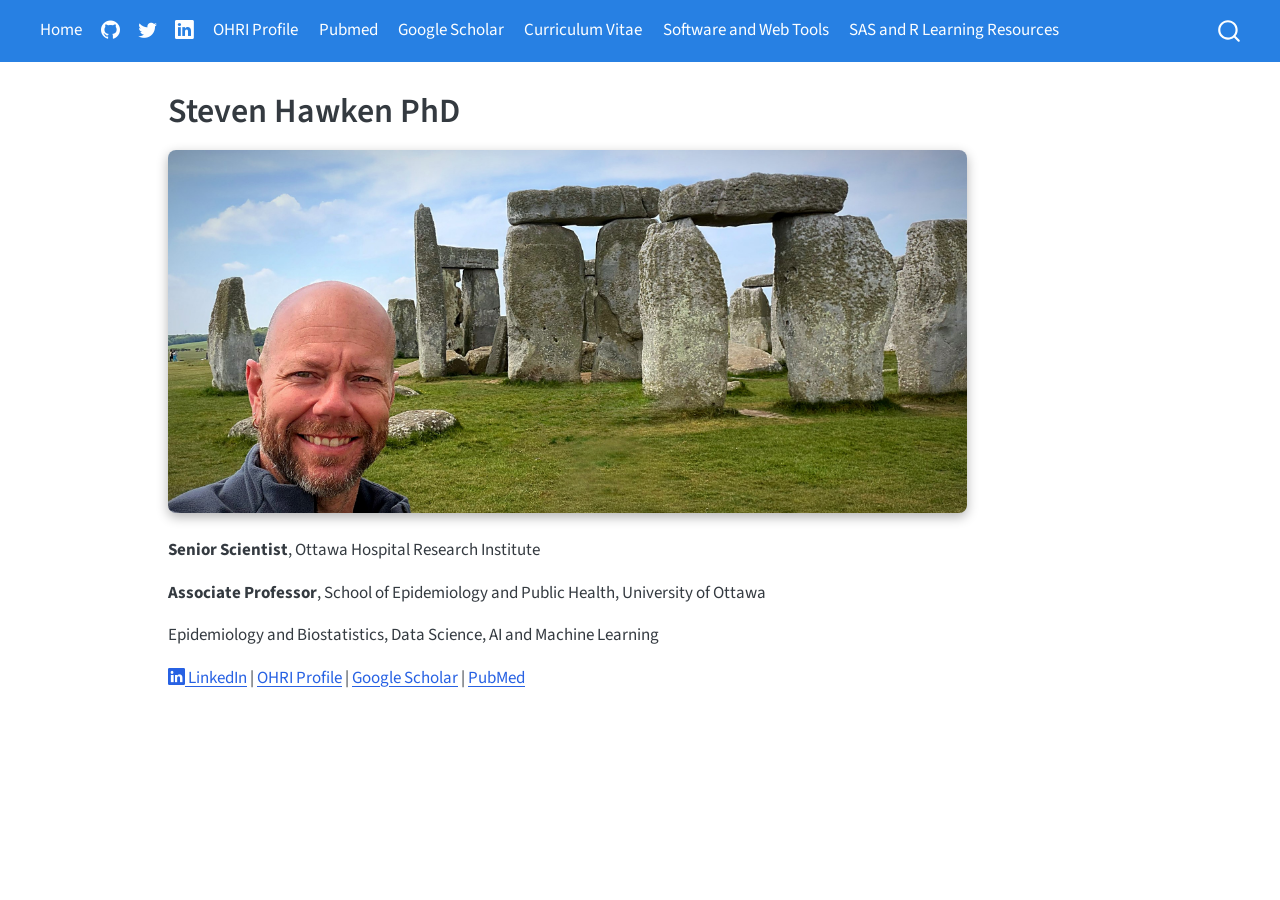
<file: docs/index.html>
<!DOCTYPE html>
<html xmlns="http://www.w3.org/1999/xhtml" lang="en" xml:lang="en"><head>

<meta charset="utf-8">
<meta name="generator" content="quarto-1.8.27">

<meta name="viewport" content="width=device-width, initial-scale=1.0, user-scalable=yes">


<title>Steven Hawken PhD</title>
<style>
code{white-space: pre-wrap;}
span.smallcaps{font-variant: small-caps;}
div.columns{display: flex; gap: min(4vw, 1.5em);}
div.column{flex: auto; overflow-x: auto;}
div.hanging-indent{margin-left: 1.5em; text-indent: -1.5em;}
ul.task-list{list-style: none;}
ul.task-list li input[type="checkbox"] {
  width: 0.8em;
  margin: 0 0.8em 0.2em -1em; /* quarto-specific, see https://github.com/quarto-dev/quarto-cli/issues/4556 */ 
  vertical-align: middle;
}
</style>


<script src="site_libs/quarto-nav/quarto-nav.js"></script>
<script src="site_libs/quarto-nav/headroom.min.js"></script>
<script src="site_libs/clipboard/clipboard.min.js"></script>
<script src="site_libs/quarto-search/autocomplete.umd.js"></script>
<script src="site_libs/quarto-search/fuse.min.js"></script>
<script src="site_libs/quarto-search/quarto-search.js"></script>
<meta name="quarto:offset" content="./">
<script src="site_libs/quarto-html/quarto.js" type="module"></script>
<script src="site_libs/quarto-html/tabsets/tabsets.js" type="module"></script>
<script src="site_libs/quarto-html/axe/axe-check.js" type="module"></script>
<script src="site_libs/quarto-html/popper.min.js"></script>
<script src="site_libs/quarto-html/tippy.umd.min.js"></script>
<script src="site_libs/quarto-html/anchor.min.js"></script>
<link href="site_libs/quarto-html/tippy.css" rel="stylesheet">
<link href="site_libs/quarto-html/quarto-syntax-highlighting-ed96de9b727972fe78a7b5d16c58bf87.css" rel="stylesheet" id="quarto-text-highlighting-styles">
<script src="site_libs/bootstrap/bootstrap.min.js"></script>
<link href="site_libs/bootstrap/bootstrap-icons.css" rel="stylesheet">
<link href="site_libs/bootstrap/bootstrap-f245066ca199b7326ac6b360085ddf3a.min.css" rel="stylesheet" append-hash="true" id="quarto-bootstrap" data-mode="light">
<script id="quarto-search-options" type="application/json">{
  "location": "navbar",
  "copy-button": false,
  "collapse-after": 3,
  "panel-placement": "end",
  "type": "overlay",
  "limit": 50,
  "keyboard-shortcut": [
    "f",
    "/",
    "s"
  ],
  "show-item-context": false,
  "language": {
    "search-no-results-text": "No results",
    "search-matching-documents-text": "matching documents",
    "search-copy-link-title": "Copy link to search",
    "search-hide-matches-text": "Hide additional matches",
    "search-more-match-text": "more match in this document",
    "search-more-matches-text": "more matches in this document",
    "search-clear-button-title": "Clear",
    "search-text-placeholder": "",
    "search-detached-cancel-button-title": "Cancel",
    "search-submit-button-title": "Submit",
    "search-label": "Search"
  }
}</script>


<link rel="stylesheet" href="styles.css">
</head>

<body class="nav-fixed quarto-light">

<div id="quarto-search-results"></div>
  <header id="quarto-header" class="headroom fixed-top">
    <nav class="navbar navbar-expand-lg " data-bs-theme="dark">
      <div class="navbar-container container-fluid">
            <div id="quarto-search" class="" title="Search"></div>
          <button class="navbar-toggler" type="button" data-bs-toggle="collapse" data-bs-target="#navbarCollapse" aria-controls="navbarCollapse" role="menu" aria-expanded="false" aria-label="Toggle navigation" onclick="if (window.quartoToggleHeadroom) { window.quartoToggleHeadroom(); }">
  <span class="navbar-toggler-icon"></span>
</button>
          <div class="collapse navbar-collapse" id="navbarCollapse">
            <ul class="navbar-nav navbar-nav-scroll me-auto">
  <li class="nav-item">
    <a class="nav-link active" href="./index.html" aria-current="page"> 
<span class="menu-text">Home</span></a>
  </li>  
  <li class="nav-item compact">
    <a class="nav-link" href="https://github.com/stevenhawken"> <i class="bi bi-github" role="img">
</i> 
<span class="menu-text"></span></a>
  </li>  
  <li class="nav-item compact">
    <a class="nav-link" href="https://twitter.com/stevenhawken"> <i class="bi bi-twitter" role="img">
</i> 
<span class="menu-text"></span></a>
  </li>  
  <li class="nav-item compact">
    <a class="nav-link" href="https://linkedin.com/in/steven-hawken-16204579"> <i class="bi bi-linkedin" role="img">
</i> 
<span class="menu-text"></span></a>
  </li>  
  <li class="nav-item">
    <a class="nav-link" href="https://ohri.ca/en/find-researcher/steven-hawken"> 
<span class="menu-text">OHRI Profile</span></a>
  </li>  
  <li class="nav-item">
    <a class="nav-link" href="http://www.ncbi.nlm.nih.gov/sites/myncbi/collections/public/1j53ef-4jr6VXs7A-zYHqa7A9/?sort=date&amp;direction=descending"> 
<span class="menu-text">Pubmed</span></a>
  </li>  
  <li class="nav-item">
    <a class="nav-link" href="http://scholar.google.ca/citations?hl=en&amp;user=aTyysxgAAAAJ"> 
<span class="menu-text">Google Scholar</span></a>
  </li>  
  <li class="nav-item">
    <a class="nav-link" href="./cv.html"> 
<span class="menu-text">Curriculum Vitae</span></a>
  </li>  
  <li class="nav-item">
    <a class="nav-link" href="./software_and_web_tools.html"> 
<span class="menu-text">Software and Web Tools</span></a>
  </li>  
  <li class="nav-item">
    <a class="nav-link" href="./resources.html"> 
<span class="menu-text">SAS and R Learning Resources</span></a>
  </li>  
</ul>
          </div> <!-- /navcollapse -->
            <div class="quarto-navbar-tools">
</div>
      </div> <!-- /container-fluid -->
    </nav>
</header>
<!-- content -->
<div id="quarto-content" class="quarto-container page-columns page-rows-contents page-layout-article page-navbar">
<!-- sidebar -->
<!-- margin-sidebar -->
    <div id="quarto-margin-sidebar" class="sidebar margin-sidebar zindex-bottom">
        
    </div>
<!-- main -->
<main class="content" id="quarto-document-content">

<header id="title-block-header" class="quarto-title-block default">
<div class="quarto-title">
<h1 class="title">Steven Hawken PhD</h1>
</div>



<div class="quarto-title-meta">

    
  
    
  </div>
  


</header>


<div style="text-align: center; margin: 1rem 0 1.5rem 0;">
<p><img src="hero_banner.jpg" alt="Steven Hawken at Stonehenge" style="width: 100%; max-width: 1200px; border-radius: 8px; box-shadow: 0 4px 12px rgba(0,0,0,0.3);"></p>
</div>
<p><strong>Senior Scientist</strong>, Ottawa Hospital Research Institute</p>
<p><strong>Associate Professor</strong>, School of Epidemiology and Public Health, University of Ottawa</p>
<p>Epidemiology and Biostatistics, Data Science, AI and Machine Learning</p>
<p><a href="https://linkedin.com/in/steven-hawken-16204579"><i class="bi bi-linkedin"></i> LinkedIn</a> | <a href="https://ohri.ca/en/find-researcher/steven-hawken">OHRI Profile</a> | <a href="http://scholar.google.ca/citations?hl=en&amp;user=aTyysxgAAAAJ">Google Scholar</a> | <a href="http://www.ncbi.nlm.nih.gov/sites/myncbi/collections/public/1j53ef-4jr6VXs7A-zYHqa7A9/?sort=date&amp;direction=descending">PubMed</a></p>



</main> <!-- /main -->
<script id="quarto-html-after-body" type="application/javascript">
  window.document.addEventListener("DOMContentLoaded", function (event) {
    const icon = "";
    const anchorJS = new window.AnchorJS();
    anchorJS.options = {
      placement: 'right',
      icon: icon
    };
    anchorJS.add('.anchored');
    const isCodeAnnotation = (el) => {
      for (const clz of el.classList) {
        if (clz.startsWith('code-annotation-')) {                     
          return true;
        }
      }
      return false;
    }
    const onCopySuccess = function(e) {
      // button target
      const button = e.trigger;
      // don't keep focus
      button.blur();
      // flash "checked"
      button.classList.add('code-copy-button-checked');
      var currentTitle = button.getAttribute("title");
      button.setAttribute("title", "Copied!");
      let tooltip;
      if (window.bootstrap) {
        button.setAttribute("data-bs-toggle", "tooltip");
        button.setAttribute("data-bs-placement", "left");
        button.setAttribute("data-bs-title", "Copied!");
        tooltip = new bootstrap.Tooltip(button, 
          { trigger: "manual", 
            customClass: "code-copy-button-tooltip",
            offset: [0, -8]});
        tooltip.show();    
      }
      setTimeout(function() {
        if (tooltip) {
          tooltip.hide();
          button.removeAttribute("data-bs-title");
          button.removeAttribute("data-bs-toggle");
          button.removeAttribute("data-bs-placement");
        }
        button.setAttribute("title", currentTitle);
        button.classList.remove('code-copy-button-checked');
      }, 1000);
      // clear code selection
      e.clearSelection();
    }
    const getTextToCopy = function(trigger) {
      const outerScaffold = trigger.parentElement.cloneNode(true);
      const codeEl = outerScaffold.querySelector('code');
      for (const childEl of codeEl.children) {
        if (isCodeAnnotation(childEl)) {
          childEl.remove();
        }
      }
      return codeEl.innerText;
    }
    const clipboard = new window.ClipboardJS('.code-copy-button:not([data-in-quarto-modal])', {
      text: getTextToCopy
    });
    clipboard.on('success', onCopySuccess);
    if (window.document.getElementById('quarto-embedded-source-code-modal')) {
      const clipboardModal = new window.ClipboardJS('.code-copy-button[data-in-quarto-modal]', {
        text: getTextToCopy,
        container: window.document.getElementById('quarto-embedded-source-code-modal')
      });
      clipboardModal.on('success', onCopySuccess);
    }
      var localhostRegex = new RegExp(/^(?:http|https):\/\/localhost\:?[0-9]*\//);
      var mailtoRegex = new RegExp(/^mailto:/);
        var filterRegex = new RegExp('/' + window.location.host + '/');
      var isInternal = (href) => {
          return filterRegex.test(href) || localhostRegex.test(href) || mailtoRegex.test(href);
      }
      // Inspect non-navigation links and adorn them if external
     var links = window.document.querySelectorAll('a[href]:not(.nav-link):not(.navbar-brand):not(.toc-action):not(.sidebar-link):not(.sidebar-item-toggle):not(.pagination-link):not(.no-external):not([aria-hidden]):not(.dropdown-item):not(.quarto-navigation-tool):not(.about-link)');
      for (var i=0; i<links.length; i++) {
        const link = links[i];
        if (!isInternal(link.href)) {
          // undo the damage that might have been done by quarto-nav.js in the case of
          // links that we want to consider external
          if (link.dataset.originalHref !== undefined) {
            link.href = link.dataset.originalHref;
          }
        }
      }
    function tippyHover(el, contentFn, onTriggerFn, onUntriggerFn) {
      const config = {
        allowHTML: true,
        maxWidth: 500,
        delay: 100,
        arrow: false,
        appendTo: function(el) {
            return el.parentElement;
        },
        interactive: true,
        interactiveBorder: 10,
        theme: 'quarto',
        placement: 'bottom-start',
      };
      if (contentFn) {
        config.content = contentFn;
      }
      if (onTriggerFn) {
        config.onTrigger = onTriggerFn;
      }
      if (onUntriggerFn) {
        config.onUntrigger = onUntriggerFn;
      }
      window.tippy(el, config); 
    }
    const noterefs = window.document.querySelectorAll('a[role="doc-noteref"]');
    for (var i=0; i<noterefs.length; i++) {
      const ref = noterefs[i];
      tippyHover(ref, function() {
        // use id or data attribute instead here
        let href = ref.getAttribute('data-footnote-href') || ref.getAttribute('href');
        try { href = new URL(href).hash; } catch {}
        const id = href.replace(/^#\/?/, "");
        const note = window.document.getElementById(id);
        if (note) {
          return note.innerHTML;
        } else {
          return "";
        }
      });
    }
    const xrefs = window.document.querySelectorAll('a.quarto-xref');
    const processXRef = (id, note) => {
      // Strip column container classes
      const stripColumnClz = (el) => {
        el.classList.remove("page-full", "page-columns");
        if (el.children) {
          for (const child of el.children) {
            stripColumnClz(child);
          }
        }
      }
      stripColumnClz(note)
      if (id === null || id.startsWith('sec-')) {
        // Special case sections, only their first couple elements
        const container = document.createElement("div");
        if (note.children && note.children.length > 2) {
          container.appendChild(note.children[0].cloneNode(true));
          for (let i = 1; i < note.children.length; i++) {
            const child = note.children[i];
            if (child.tagName === "P" && child.innerText === "") {
              continue;
            } else {
              container.appendChild(child.cloneNode(true));
              break;
            }
          }
          if (window.Quarto?.typesetMath) {
            window.Quarto.typesetMath(container);
          }
          return container.innerHTML
        } else {
          if (window.Quarto?.typesetMath) {
            window.Quarto.typesetMath(note);
          }
          return note.innerHTML;
        }
      } else {
        // Remove any anchor links if they are present
        const anchorLink = note.querySelector('a.anchorjs-link');
        if (anchorLink) {
          anchorLink.remove();
        }
        if (window.Quarto?.typesetMath) {
          window.Quarto.typesetMath(note);
        }
        if (note.classList.contains("callout")) {
          return note.outerHTML;
        } else {
          return note.innerHTML;
        }
      }
    }
    for (var i=0; i<xrefs.length; i++) {
      const xref = xrefs[i];
      tippyHover(xref, undefined, function(instance) {
        instance.disable();
        let url = xref.getAttribute('href');
        let hash = undefined; 
        if (url.startsWith('#')) {
          hash = url;
        } else {
          try { hash = new URL(url).hash; } catch {}
        }
        if (hash) {
          const id = hash.replace(/^#\/?/, "");
          const note = window.document.getElementById(id);
          if (note !== null) {
            try {
              const html = processXRef(id, note.cloneNode(true));
              instance.setContent(html);
            } finally {
              instance.enable();
              instance.show();
            }
          } else {
            // See if we can fetch this
            fetch(url.split('#')[0])
            .then(res => res.text())
            .then(html => {
              const parser = new DOMParser();
              const htmlDoc = parser.parseFromString(html, "text/html");
              const note = htmlDoc.getElementById(id);
              if (note !== null) {
                const html = processXRef(id, note);
                instance.setContent(html);
              } 
            }).finally(() => {
              instance.enable();
              instance.show();
            });
          }
        } else {
          // See if we can fetch a full url (with no hash to target)
          // This is a special case and we should probably do some content thinning / targeting
          fetch(url)
          .then(res => res.text())
          .then(html => {
            const parser = new DOMParser();
            const htmlDoc = parser.parseFromString(html, "text/html");
            const note = htmlDoc.querySelector('main.content');
            if (note !== null) {
              // This should only happen for chapter cross references
              // (since there is no id in the URL)
              // remove the first header
              if (note.children.length > 0 && note.children[0].tagName === "HEADER") {
                note.children[0].remove();
              }
              const html = processXRef(null, note);
              instance.setContent(html);
            } 
          }).finally(() => {
            instance.enable();
            instance.show();
          });
        }
      }, function(instance) {
      });
    }
        let selectedAnnoteEl;
        const selectorForAnnotation = ( cell, annotation) => {
          let cellAttr = 'data-code-cell="' + cell + '"';
          let lineAttr = 'data-code-annotation="' +  annotation + '"';
          const selector = 'span[' + cellAttr + '][' + lineAttr + ']';
          return selector;
        }
        const selectCodeLines = (annoteEl) => {
          const doc = window.document;
          const targetCell = annoteEl.getAttribute("data-target-cell");
          const targetAnnotation = annoteEl.getAttribute("data-target-annotation");
          const annoteSpan = window.document.querySelector(selectorForAnnotation(targetCell, targetAnnotation));
          const lines = annoteSpan.getAttribute("data-code-lines").split(",");
          const lineIds = lines.map((line) => {
            return targetCell + "-" + line;
          })
          let top = null;
          let height = null;
          let parent = null;
          if (lineIds.length > 0) {
              //compute the position of the single el (top and bottom and make a div)
              const el = window.document.getElementById(lineIds[0]);
              top = el.offsetTop;
              height = el.offsetHeight;
              parent = el.parentElement.parentElement;
            if (lineIds.length > 1) {
              const lastEl = window.document.getElementById(lineIds[lineIds.length - 1]);
              const bottom = lastEl.offsetTop + lastEl.offsetHeight;
              height = bottom - top;
            }
            if (top !== null && height !== null && parent !== null) {
              // cook up a div (if necessary) and position it 
              let div = window.document.getElementById("code-annotation-line-highlight");
              if (div === null) {
                div = window.document.createElement("div");
                div.setAttribute("id", "code-annotation-line-highlight");
                div.style.position = 'absolute';
                parent.appendChild(div);
              }
              div.style.top = top - 2 + "px";
              div.style.height = height + 4 + "px";
              div.style.left = 0;
              let gutterDiv = window.document.getElementById("code-annotation-line-highlight-gutter");
              if (gutterDiv === null) {
                gutterDiv = window.document.createElement("div");
                gutterDiv.setAttribute("id", "code-annotation-line-highlight-gutter");
                gutterDiv.style.position = 'absolute';
                const codeCell = window.document.getElementById(targetCell);
                const gutter = codeCell.querySelector('.code-annotation-gutter');
                gutter.appendChild(gutterDiv);
              }
              gutterDiv.style.top = top - 2 + "px";
              gutterDiv.style.height = height + 4 + "px";
            }
            selectedAnnoteEl = annoteEl;
          }
        };
        const unselectCodeLines = () => {
          const elementsIds = ["code-annotation-line-highlight", "code-annotation-line-highlight-gutter"];
          elementsIds.forEach((elId) => {
            const div = window.document.getElementById(elId);
            if (div) {
              div.remove();
            }
          });
          selectedAnnoteEl = undefined;
        };
          // Handle positioning of the toggle
      window.addEventListener(
        "resize",
        throttle(() => {
          elRect = undefined;
          if (selectedAnnoteEl) {
            selectCodeLines(selectedAnnoteEl);
          }
        }, 10)
      );
      function throttle(fn, ms) {
      let throttle = false;
      let timer;
        return (...args) => {
          if(!throttle) { // first call gets through
              fn.apply(this, args);
              throttle = true;
          } else { // all the others get throttled
              if(timer) clearTimeout(timer); // cancel #2
              timer = setTimeout(() => {
                fn.apply(this, args);
                timer = throttle = false;
              }, ms);
          }
        };
      }
        // Attach click handler to the DT
        const annoteDls = window.document.querySelectorAll('dt[data-target-cell]');
        for (const annoteDlNode of annoteDls) {
          annoteDlNode.addEventListener('click', (event) => {
            const clickedEl = event.target;
            if (clickedEl !== selectedAnnoteEl) {
              unselectCodeLines();
              const activeEl = window.document.querySelector('dt[data-target-cell].code-annotation-active');
              if (activeEl) {
                activeEl.classList.remove('code-annotation-active');
              }
              selectCodeLines(clickedEl);
              clickedEl.classList.add('code-annotation-active');
            } else {
              // Unselect the line
              unselectCodeLines();
              clickedEl.classList.remove('code-annotation-active');
            }
          });
        }
    const findCites = (el) => {
      const parentEl = el.parentElement;
      if (parentEl) {
        const cites = parentEl.dataset.cites;
        if (cites) {
          return {
            el,
            cites: cites.split(' ')
          };
        } else {
          return findCites(el.parentElement)
        }
      } else {
        return undefined;
      }
    };
    var bibliorefs = window.document.querySelectorAll('a[role="doc-biblioref"]');
    for (var i=0; i<bibliorefs.length; i++) {
      const ref = bibliorefs[i];
      const citeInfo = findCites(ref);
      if (citeInfo) {
        tippyHover(citeInfo.el, function() {
          var popup = window.document.createElement('div');
          citeInfo.cites.forEach(function(cite) {
            var citeDiv = window.document.createElement('div');
            citeDiv.classList.add('hanging-indent');
            citeDiv.classList.add('csl-entry');
            var biblioDiv = window.document.getElementById('ref-' + cite);
            if (biblioDiv) {
              citeDiv.innerHTML = biblioDiv.innerHTML;
            }
            popup.appendChild(citeDiv);
          });
          return popup.innerHTML;
        });
      }
    }
  });
  </script>
</div> <!-- /content -->




</body></html>
</file>
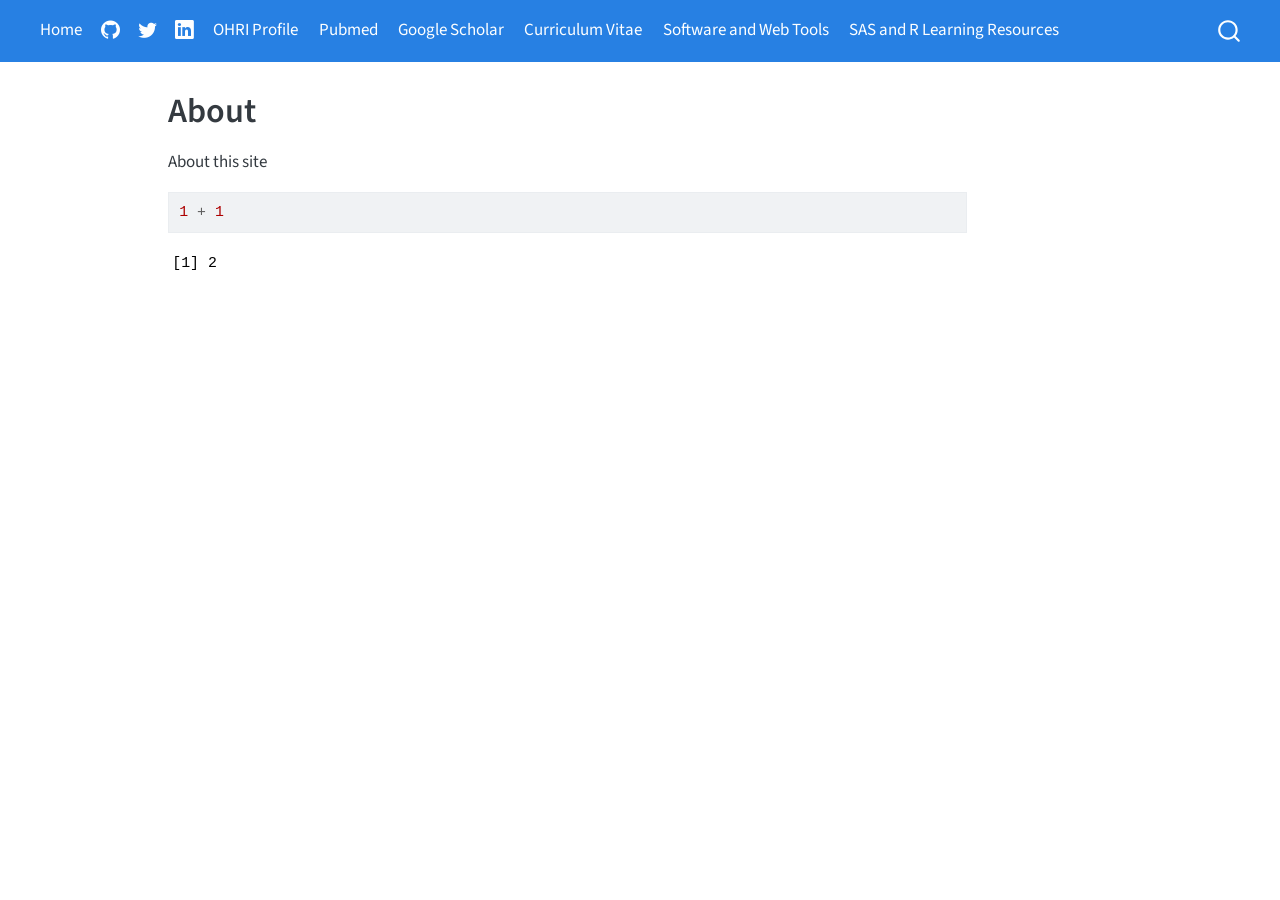
<file: docs/about.html>
<!DOCTYPE html>
<html xmlns="http://www.w3.org/1999/xhtml" lang="en" xml:lang="en"><head>

<meta charset="utf-8">
<meta name="generator" content="quarto-1.8.27">

<meta name="viewport" content="width=device-width, initial-scale=1.0, user-scalable=yes">


<title>About</title>
<style>
code{white-space: pre-wrap;}
span.smallcaps{font-variant: small-caps;}
div.columns{display: flex; gap: min(4vw, 1.5em);}
div.column{flex: auto; overflow-x: auto;}
div.hanging-indent{margin-left: 1.5em; text-indent: -1.5em;}
ul.task-list{list-style: none;}
ul.task-list li input[type="checkbox"] {
  width: 0.8em;
  margin: 0 0.8em 0.2em -1em; /* quarto-specific, see https://github.com/quarto-dev/quarto-cli/issues/4556 */ 
  vertical-align: middle;
}
/* CSS for syntax highlighting */
html { -webkit-text-size-adjust: 100%; }
pre > code.sourceCode { white-space: pre; position: relative; }
pre > code.sourceCode > span { display: inline-block; line-height: 1.25; }
pre > code.sourceCode > span:empty { height: 1.2em; }
.sourceCode { overflow: visible; }
code.sourceCode > span { color: inherit; text-decoration: inherit; }
div.sourceCode { margin: 1em 0; }
pre.sourceCode { margin: 0; }
@media screen {
div.sourceCode { overflow: auto; }
}
@media print {
pre > code.sourceCode { white-space: pre-wrap; }
pre > code.sourceCode > span { text-indent: -5em; padding-left: 5em; }
}
pre.numberSource code
  { counter-reset: source-line 0; }
pre.numberSource code > span
  { position: relative; left: -4em; counter-increment: source-line; }
pre.numberSource code > span > a:first-child::before
  { content: counter(source-line);
    position: relative; left: -1em; text-align: right; vertical-align: baseline;
    border: none; display: inline-block;
    -webkit-touch-callout: none; -webkit-user-select: none;
    -khtml-user-select: none; -moz-user-select: none;
    -ms-user-select: none; user-select: none;
    padding: 0 4px; width: 4em;
  }
pre.numberSource { margin-left: 3em;  padding-left: 4px; }
div.sourceCode
  {   }
@media screen {
pre > code.sourceCode > span > a:first-child::before { text-decoration: underline; }
}
</style>


<script src="site_libs/quarto-nav/quarto-nav.js"></script>
<script src="site_libs/quarto-nav/headroom.min.js"></script>
<script src="site_libs/clipboard/clipboard.min.js"></script>
<script src="site_libs/quarto-search/autocomplete.umd.js"></script>
<script src="site_libs/quarto-search/fuse.min.js"></script>
<script src="site_libs/quarto-search/quarto-search.js"></script>
<meta name="quarto:offset" content="./">
<script src="site_libs/quarto-html/quarto.js" type="module"></script>
<script src="site_libs/quarto-html/tabsets/tabsets.js" type="module"></script>
<script src="site_libs/quarto-html/axe/axe-check.js" type="module"></script>
<script src="site_libs/quarto-html/popper.min.js"></script>
<script src="site_libs/quarto-html/tippy.umd.min.js"></script>
<script src="site_libs/quarto-html/anchor.min.js"></script>
<link href="site_libs/quarto-html/tippy.css" rel="stylesheet">
<link href="site_libs/quarto-html/quarto-syntax-highlighting-ed96de9b727972fe78a7b5d16c58bf87.css" rel="stylesheet" id="quarto-text-highlighting-styles">
<script src="site_libs/bootstrap/bootstrap.min.js"></script>
<link href="site_libs/bootstrap/bootstrap-icons.css" rel="stylesheet">
<link href="site_libs/bootstrap/bootstrap-f245066ca199b7326ac6b360085ddf3a.min.css" rel="stylesheet" append-hash="true" id="quarto-bootstrap" data-mode="light">
<script id="quarto-search-options" type="application/json">{
  "location": "navbar",
  "copy-button": false,
  "collapse-after": 3,
  "panel-placement": "end",
  "type": "overlay",
  "limit": 50,
  "keyboard-shortcut": [
    "f",
    "/",
    "s"
  ],
  "show-item-context": false,
  "language": {
    "search-no-results-text": "No results",
    "search-matching-documents-text": "matching documents",
    "search-copy-link-title": "Copy link to search",
    "search-hide-matches-text": "Hide additional matches",
    "search-more-match-text": "more match in this document",
    "search-more-matches-text": "more matches in this document",
    "search-clear-button-title": "Clear",
    "search-text-placeholder": "",
    "search-detached-cancel-button-title": "Cancel",
    "search-submit-button-title": "Submit",
    "search-label": "Search"
  }
}</script>


<link rel="stylesheet" href="styles.css">
</head>

<body class="nav-fixed quarto-light">

<div id="quarto-search-results"></div>
  <header id="quarto-header" class="headroom fixed-top">
    <nav class="navbar navbar-expand-lg " data-bs-theme="dark">
      <div class="navbar-container container-fluid">
            <div id="quarto-search" class="" title="Search"></div>
          <button class="navbar-toggler" type="button" data-bs-toggle="collapse" data-bs-target="#navbarCollapse" aria-controls="navbarCollapse" role="menu" aria-expanded="false" aria-label="Toggle navigation" onclick="if (window.quartoToggleHeadroom) { window.quartoToggleHeadroom(); }">
  <span class="navbar-toggler-icon"></span>
</button>
          <div class="collapse navbar-collapse" id="navbarCollapse">
            <ul class="navbar-nav navbar-nav-scroll me-auto">
  <li class="nav-item">
    <a class="nav-link" href="./index.html"> 
<span class="menu-text">Home</span></a>
  </li>  
  <li class="nav-item compact">
    <a class="nav-link" href="https://github.com/stevenhawken"> <i class="bi bi-github" role="img">
</i> 
<span class="menu-text"></span></a>
  </li>  
  <li class="nav-item compact">
    <a class="nav-link" href="https://twitter.com/stevenhawken"> <i class="bi bi-twitter" role="img">
</i> 
<span class="menu-text"></span></a>
  </li>  
  <li class="nav-item compact">
    <a class="nav-link" href="https://linkedin.com/in/steven-hawken-16204579"> <i class="bi bi-linkedin" role="img">
</i> 
<span class="menu-text"></span></a>
  </li>  
  <li class="nav-item">
    <a class="nav-link" href="https://ohri.ca/en/find-researcher/steven-hawken"> 
<span class="menu-text">OHRI Profile</span></a>
  </li>  
  <li class="nav-item">
    <a class="nav-link" href="http://www.ncbi.nlm.nih.gov/sites/myncbi/collections/public/1j53ef-4jr6VXs7A-zYHqa7A9/?sort=date&amp;direction=descending"> 
<span class="menu-text">Pubmed</span></a>
  </li>  
  <li class="nav-item">
    <a class="nav-link" href="http://scholar.google.ca/citations?hl=en&amp;user=aTyysxgAAAAJ"> 
<span class="menu-text">Google Scholar</span></a>
  </li>  
  <li class="nav-item">
    <a class="nav-link" href="./cv.html"> 
<span class="menu-text">Curriculum Vitae</span></a>
  </li>  
  <li class="nav-item">
    <a class="nav-link" href="./software_and_web_tools.html"> 
<span class="menu-text">Software and Web Tools</span></a>
  </li>  
  <li class="nav-item">
    <a class="nav-link" href="./resources.html"> 
<span class="menu-text">SAS and R Learning Resources</span></a>
  </li>  
</ul>
          </div> <!-- /navcollapse -->
            <div class="quarto-navbar-tools">
</div>
      </div> <!-- /container-fluid -->
    </nav>
</header>
<!-- content -->
<div id="quarto-content" class="quarto-container page-columns page-rows-contents page-layout-article page-navbar">
<!-- sidebar -->
<!-- margin-sidebar -->
    <div id="quarto-margin-sidebar" class="sidebar margin-sidebar zindex-bottom">
        
    </div>
<!-- main -->
<main class="content" id="quarto-document-content">

<header id="title-block-header" class="quarto-title-block default">
<div class="quarto-title">
<h1 class="title">About</h1>
</div>



<div class="quarto-title-meta">

    
  
    
  </div>
  


</header>


<p>About this site</p>
<div class="cell">
<div class="code-copy-outer-scaffold"><div class="sourceCode cell-code" id="cb1"><pre class="sourceCode r code-with-copy"><code class="sourceCode r"><span id="cb1-1"><a href="#cb1-1" aria-hidden="true" tabindex="-1"></a><span class="dv">1</span> <span class="sc">+</span> <span class="dv">1</span></span></code></pre></div><button title="Copy to Clipboard" class="code-copy-button"><i class="bi"></i></button></div>
<div class="cell-output cell-output-stdout">
<pre><code>[1] 2</code></pre>
</div>
</div>



</main> <!-- /main -->
<script id="quarto-html-after-body" type="application/javascript">
  window.document.addEventListener("DOMContentLoaded", function (event) {
    const icon = "";
    const anchorJS = new window.AnchorJS();
    anchorJS.options = {
      placement: 'right',
      icon: icon
    };
    anchorJS.add('.anchored');
    const isCodeAnnotation = (el) => {
      for (const clz of el.classList) {
        if (clz.startsWith('code-annotation-')) {                     
          return true;
        }
      }
      return false;
    }
    const onCopySuccess = function(e) {
      // button target
      const button = e.trigger;
      // don't keep focus
      button.blur();
      // flash "checked"
      button.classList.add('code-copy-button-checked');
      var currentTitle = button.getAttribute("title");
      button.setAttribute("title", "Copied!");
      let tooltip;
      if (window.bootstrap) {
        button.setAttribute("data-bs-toggle", "tooltip");
        button.setAttribute("data-bs-placement", "left");
        button.setAttribute("data-bs-title", "Copied!");
        tooltip = new bootstrap.Tooltip(button, 
          { trigger: "manual", 
            customClass: "code-copy-button-tooltip",
            offset: [0, -8]});
        tooltip.show();    
      }
      setTimeout(function() {
        if (tooltip) {
          tooltip.hide();
          button.removeAttribute("data-bs-title");
          button.removeAttribute("data-bs-toggle");
          button.removeAttribute("data-bs-placement");
        }
        button.setAttribute("title", currentTitle);
        button.classList.remove('code-copy-button-checked');
      }, 1000);
      // clear code selection
      e.clearSelection();
    }
    const getTextToCopy = function(trigger) {
      const outerScaffold = trigger.parentElement.cloneNode(true);
      const codeEl = outerScaffold.querySelector('code');
      for (const childEl of codeEl.children) {
        if (isCodeAnnotation(childEl)) {
          childEl.remove();
        }
      }
      return codeEl.innerText;
    }
    const clipboard = new window.ClipboardJS('.code-copy-button:not([data-in-quarto-modal])', {
      text: getTextToCopy
    });
    clipboard.on('success', onCopySuccess);
    if (window.document.getElementById('quarto-embedded-source-code-modal')) {
      const clipboardModal = new window.ClipboardJS('.code-copy-button[data-in-quarto-modal]', {
        text: getTextToCopy,
        container: window.document.getElementById('quarto-embedded-source-code-modal')
      });
      clipboardModal.on('success', onCopySuccess);
    }
      var localhostRegex = new RegExp(/^(?:http|https):\/\/localhost\:?[0-9]*\//);
      var mailtoRegex = new RegExp(/^mailto:/);
        var filterRegex = new RegExp('/' + window.location.host + '/');
      var isInternal = (href) => {
          return filterRegex.test(href) || localhostRegex.test(href) || mailtoRegex.test(href);
      }
      // Inspect non-navigation links and adorn them if external
     var links = window.document.querySelectorAll('a[href]:not(.nav-link):not(.navbar-brand):not(.toc-action):not(.sidebar-link):not(.sidebar-item-toggle):not(.pagination-link):not(.no-external):not([aria-hidden]):not(.dropdown-item):not(.quarto-navigation-tool):not(.about-link)');
      for (var i=0; i<links.length; i++) {
        const link = links[i];
        if (!isInternal(link.href)) {
          // undo the damage that might have been done by quarto-nav.js in the case of
          // links that we want to consider external
          if (link.dataset.originalHref !== undefined) {
            link.href = link.dataset.originalHref;
          }
        }
      }
    function tippyHover(el, contentFn, onTriggerFn, onUntriggerFn) {
      const config = {
        allowHTML: true,
        maxWidth: 500,
        delay: 100,
        arrow: false,
        appendTo: function(el) {
            return el.parentElement;
        },
        interactive: true,
        interactiveBorder: 10,
        theme: 'quarto',
        placement: 'bottom-start',
      };
      if (contentFn) {
        config.content = contentFn;
      }
      if (onTriggerFn) {
        config.onTrigger = onTriggerFn;
      }
      if (onUntriggerFn) {
        config.onUntrigger = onUntriggerFn;
      }
      window.tippy(el, config); 
    }
    const noterefs = window.document.querySelectorAll('a[role="doc-noteref"]');
    for (var i=0; i<noterefs.length; i++) {
      const ref = noterefs[i];
      tippyHover(ref, function() {
        // use id or data attribute instead here
        let href = ref.getAttribute('data-footnote-href') || ref.getAttribute('href');
        try { href = new URL(href).hash; } catch {}
        const id = href.replace(/^#\/?/, "");
        const note = window.document.getElementById(id);
        if (note) {
          return note.innerHTML;
        } else {
          return "";
        }
      });
    }
    const xrefs = window.document.querySelectorAll('a.quarto-xref');
    const processXRef = (id, note) => {
      // Strip column container classes
      const stripColumnClz = (el) => {
        el.classList.remove("page-full", "page-columns");
        if (el.children) {
          for (const child of el.children) {
            stripColumnClz(child);
          }
        }
      }
      stripColumnClz(note)
      if (id === null || id.startsWith('sec-')) {
        // Special case sections, only their first couple elements
        const container = document.createElement("div");
        if (note.children && note.children.length > 2) {
          container.appendChild(note.children[0].cloneNode(true));
          for (let i = 1; i < note.children.length; i++) {
            const child = note.children[i];
            if (child.tagName === "P" && child.innerText === "") {
              continue;
            } else {
              container.appendChild(child.cloneNode(true));
              break;
            }
          }
          if (window.Quarto?.typesetMath) {
            window.Quarto.typesetMath(container);
          }
          return container.innerHTML
        } else {
          if (window.Quarto?.typesetMath) {
            window.Quarto.typesetMath(note);
          }
          return note.innerHTML;
        }
      } else {
        // Remove any anchor links if they are present
        const anchorLink = note.querySelector('a.anchorjs-link');
        if (anchorLink) {
          anchorLink.remove();
        }
        if (window.Quarto?.typesetMath) {
          window.Quarto.typesetMath(note);
        }
        if (note.classList.contains("callout")) {
          return note.outerHTML;
        } else {
          return note.innerHTML;
        }
      }
    }
    for (var i=0; i<xrefs.length; i++) {
      const xref = xrefs[i];
      tippyHover(xref, undefined, function(instance) {
        instance.disable();
        let url = xref.getAttribute('href');
        let hash = undefined; 
        if (url.startsWith('#')) {
          hash = url;
        } else {
          try { hash = new URL(url).hash; } catch {}
        }
        if (hash) {
          const id = hash.replace(/^#\/?/, "");
          const note = window.document.getElementById(id);
          if (note !== null) {
            try {
              const html = processXRef(id, note.cloneNode(true));
              instance.setContent(html);
            } finally {
              instance.enable();
              instance.show();
            }
          } else {
            // See if we can fetch this
            fetch(url.split('#')[0])
            .then(res => res.text())
            .then(html => {
              const parser = new DOMParser();
              const htmlDoc = parser.parseFromString(html, "text/html");
              const note = htmlDoc.getElementById(id);
              if (note !== null) {
                const html = processXRef(id, note);
                instance.setContent(html);
              } 
            }).finally(() => {
              instance.enable();
              instance.show();
            });
          }
        } else {
          // See if we can fetch a full url (with no hash to target)
          // This is a special case and we should probably do some content thinning / targeting
          fetch(url)
          .then(res => res.text())
          .then(html => {
            const parser = new DOMParser();
            const htmlDoc = parser.parseFromString(html, "text/html");
            const note = htmlDoc.querySelector('main.content');
            if (note !== null) {
              // This should only happen for chapter cross references
              // (since there is no id in the URL)
              // remove the first header
              if (note.children.length > 0 && note.children[0].tagName === "HEADER") {
                note.children[0].remove();
              }
              const html = processXRef(null, note);
              instance.setContent(html);
            } 
          }).finally(() => {
            instance.enable();
            instance.show();
          });
        }
      }, function(instance) {
      });
    }
        let selectedAnnoteEl;
        const selectorForAnnotation = ( cell, annotation) => {
          let cellAttr = 'data-code-cell="' + cell + '"';
          let lineAttr = 'data-code-annotation="' +  annotation + '"';
          const selector = 'span[' + cellAttr + '][' + lineAttr + ']';
          return selector;
        }
        const selectCodeLines = (annoteEl) => {
          const doc = window.document;
          const targetCell = annoteEl.getAttribute("data-target-cell");
          const targetAnnotation = annoteEl.getAttribute("data-target-annotation");
          const annoteSpan = window.document.querySelector(selectorForAnnotation(targetCell, targetAnnotation));
          const lines = annoteSpan.getAttribute("data-code-lines").split(",");
          const lineIds = lines.map((line) => {
            return targetCell + "-" + line;
          })
          let top = null;
          let height = null;
          let parent = null;
          if (lineIds.length > 0) {
              //compute the position of the single el (top and bottom and make a div)
              const el = window.document.getElementById(lineIds[0]);
              top = el.offsetTop;
              height = el.offsetHeight;
              parent = el.parentElement.parentElement;
            if (lineIds.length > 1) {
              const lastEl = window.document.getElementById(lineIds[lineIds.length - 1]);
              const bottom = lastEl.offsetTop + lastEl.offsetHeight;
              height = bottom - top;
            }
            if (top !== null && height !== null && parent !== null) {
              // cook up a div (if necessary) and position it 
              let div = window.document.getElementById("code-annotation-line-highlight");
              if (div === null) {
                div = window.document.createElement("div");
                div.setAttribute("id", "code-annotation-line-highlight");
                div.style.position = 'absolute';
                parent.appendChild(div);
              }
              div.style.top = top - 2 + "px";
              div.style.height = height + 4 + "px";
              div.style.left = 0;
              let gutterDiv = window.document.getElementById("code-annotation-line-highlight-gutter");
              if (gutterDiv === null) {
                gutterDiv = window.document.createElement("div");
                gutterDiv.setAttribute("id", "code-annotation-line-highlight-gutter");
                gutterDiv.style.position = 'absolute';
                const codeCell = window.document.getElementById(targetCell);
                const gutter = codeCell.querySelector('.code-annotation-gutter');
                gutter.appendChild(gutterDiv);
              }
              gutterDiv.style.top = top - 2 + "px";
              gutterDiv.style.height = height + 4 + "px";
            }
            selectedAnnoteEl = annoteEl;
          }
        };
        const unselectCodeLines = () => {
          const elementsIds = ["code-annotation-line-highlight", "code-annotation-line-highlight-gutter"];
          elementsIds.forEach((elId) => {
            const div = window.document.getElementById(elId);
            if (div) {
              div.remove();
            }
          });
          selectedAnnoteEl = undefined;
        };
          // Handle positioning of the toggle
      window.addEventListener(
        "resize",
        throttle(() => {
          elRect = undefined;
          if (selectedAnnoteEl) {
            selectCodeLines(selectedAnnoteEl);
          }
        }, 10)
      );
      function throttle(fn, ms) {
      let throttle = false;
      let timer;
        return (...args) => {
          if(!throttle) { // first call gets through
              fn.apply(this, args);
              throttle = true;
          } else { // all the others get throttled
              if(timer) clearTimeout(timer); // cancel #2
              timer = setTimeout(() => {
                fn.apply(this, args);
                timer = throttle = false;
              }, ms);
          }
        };
      }
        // Attach click handler to the DT
        const annoteDls = window.document.querySelectorAll('dt[data-target-cell]');
        for (const annoteDlNode of annoteDls) {
          annoteDlNode.addEventListener('click', (event) => {
            const clickedEl = event.target;
            if (clickedEl !== selectedAnnoteEl) {
              unselectCodeLines();
              const activeEl = window.document.querySelector('dt[data-target-cell].code-annotation-active');
              if (activeEl) {
                activeEl.classList.remove('code-annotation-active');
              }
              selectCodeLines(clickedEl);
              clickedEl.classList.add('code-annotation-active');
            } else {
              // Unselect the line
              unselectCodeLines();
              clickedEl.classList.remove('code-annotation-active');
            }
          });
        }
    const findCites = (el) => {
      const parentEl = el.parentElement;
      if (parentEl) {
        const cites = parentEl.dataset.cites;
        if (cites) {
          return {
            el,
            cites: cites.split(' ')
          };
        } else {
          return findCites(el.parentElement)
        }
      } else {
        return undefined;
      }
    };
    var bibliorefs = window.document.querySelectorAll('a[role="doc-biblioref"]');
    for (var i=0; i<bibliorefs.length; i++) {
      const ref = bibliorefs[i];
      const citeInfo = findCites(ref);
      if (citeInfo) {
        tippyHover(citeInfo.el, function() {
          var popup = window.document.createElement('div');
          citeInfo.cites.forEach(function(cite) {
            var citeDiv = window.document.createElement('div');
            citeDiv.classList.add('hanging-indent');
            citeDiv.classList.add('csl-entry');
            var biblioDiv = window.document.getElementById('ref-' + cite);
            if (biblioDiv) {
              citeDiv.innerHTML = biblioDiv.innerHTML;
            }
            popup.appendChild(citeDiv);
          });
          return popup.innerHTML;
        });
      }
    }
  });
  </script>
</div> <!-- /content -->




</body></html>
</file>
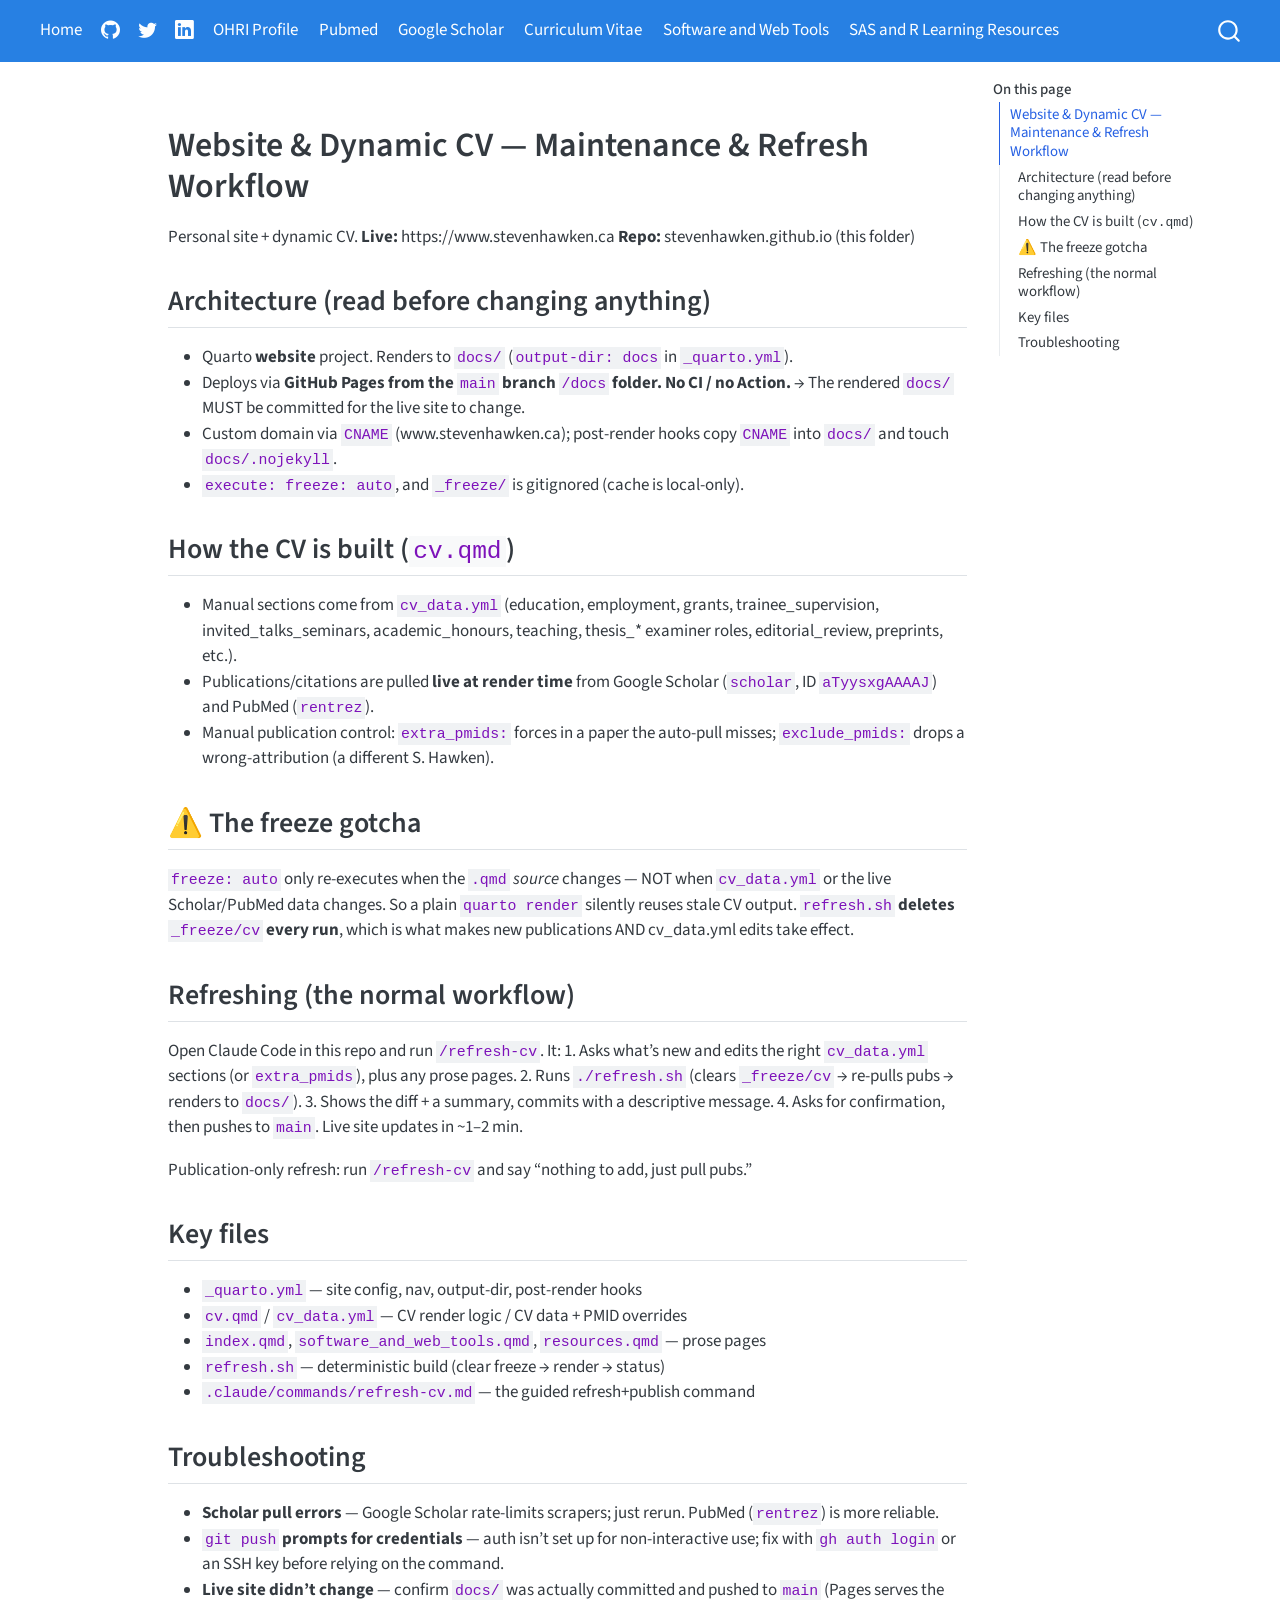
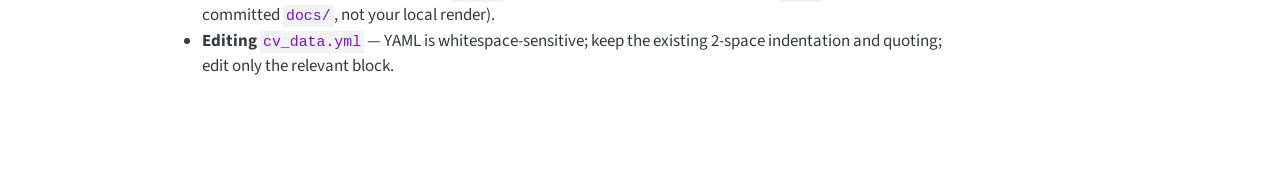
<file: docs/CLAUDE.html>
<!DOCTYPE html>
<html xmlns="http://www.w3.org/1999/xhtml" lang="en" xml:lang="en"><head>

<meta charset="utf-8">
<meta name="generator" content="quarto-1.8.27">

<meta name="viewport" content="width=device-width, initial-scale=1.0, user-scalable=yes">


<title>claude</title>
<style>
code{white-space: pre-wrap;}
span.smallcaps{font-variant: small-caps;}
div.columns{display: flex; gap: min(4vw, 1.5em);}
div.column{flex: auto; overflow-x: auto;}
div.hanging-indent{margin-left: 1.5em; text-indent: -1.5em;}
ul.task-list{list-style: none;}
ul.task-list li input[type="checkbox"] {
  width: 0.8em;
  margin: 0 0.8em 0.2em -1em; /* quarto-specific, see https://github.com/quarto-dev/quarto-cli/issues/4556 */ 
  vertical-align: middle;
}
</style>


<script src="site_libs/quarto-nav/quarto-nav.js"></script>
<script src="site_libs/quarto-nav/headroom.min.js"></script>
<script src="site_libs/clipboard/clipboard.min.js"></script>
<script src="site_libs/quarto-search/autocomplete.umd.js"></script>
<script src="site_libs/quarto-search/fuse.min.js"></script>
<script src="site_libs/quarto-search/quarto-search.js"></script>
<meta name="quarto:offset" content="./">
<script src="site_libs/quarto-html/quarto.js" type="module"></script>
<script src="site_libs/quarto-html/tabsets/tabsets.js" type="module"></script>
<script src="site_libs/quarto-html/axe/axe-check.js" type="module"></script>
<script src="site_libs/quarto-html/popper.min.js"></script>
<script src="site_libs/quarto-html/tippy.umd.min.js"></script>
<script src="site_libs/quarto-html/anchor.min.js"></script>
<link href="site_libs/quarto-html/tippy.css" rel="stylesheet">
<link href="site_libs/quarto-html/quarto-syntax-highlighting-ed96de9b727972fe78a7b5d16c58bf87.css" rel="stylesheet" id="quarto-text-highlighting-styles">
<script src="site_libs/bootstrap/bootstrap.min.js"></script>
<link href="site_libs/bootstrap/bootstrap-icons.css" rel="stylesheet">
<link href="site_libs/bootstrap/bootstrap-f245066ca199b7326ac6b360085ddf3a.min.css" rel="stylesheet" append-hash="true" id="quarto-bootstrap" data-mode="light">
<script id="quarto-search-options" type="application/json">{
  "location": "navbar",
  "copy-button": false,
  "collapse-after": 3,
  "panel-placement": "end",
  "type": "overlay",
  "limit": 50,
  "keyboard-shortcut": [
    "f",
    "/",
    "s"
  ],
  "show-item-context": false,
  "language": {
    "search-no-results-text": "No results",
    "search-matching-documents-text": "matching documents",
    "search-copy-link-title": "Copy link to search",
    "search-hide-matches-text": "Hide additional matches",
    "search-more-match-text": "more match in this document",
    "search-more-matches-text": "more matches in this document",
    "search-clear-button-title": "Clear",
    "search-text-placeholder": "",
    "search-detached-cancel-button-title": "Cancel",
    "search-submit-button-title": "Submit",
    "search-label": "Search"
  }
}</script>


<link rel="stylesheet" href="styles.css">
</head>

<body class="nav-fixed quarto-light">

<div id="quarto-search-results"></div>
  <header id="quarto-header" class="headroom fixed-top">
    <nav class="navbar navbar-expand-lg " data-bs-theme="dark">
      <div class="navbar-container container-fluid">
            <div id="quarto-search" class="" title="Search"></div>
          <button class="navbar-toggler" type="button" data-bs-toggle="collapse" data-bs-target="#navbarCollapse" aria-controls="navbarCollapse" role="menu" aria-expanded="false" aria-label="Toggle navigation" onclick="if (window.quartoToggleHeadroom) { window.quartoToggleHeadroom(); }">
  <span class="navbar-toggler-icon"></span>
</button>
          <div class="collapse navbar-collapse" id="navbarCollapse">
            <ul class="navbar-nav navbar-nav-scroll me-auto">
  <li class="nav-item">
    <a class="nav-link" href="./index.html"> 
<span class="menu-text">Home</span></a>
  </li>  
  <li class="nav-item compact">
    <a class="nav-link" href="https://github.com/stevenhawken"> <i class="bi bi-github" role="img">
</i> 
<span class="menu-text"></span></a>
  </li>  
  <li class="nav-item compact">
    <a class="nav-link" href="https://twitter.com/stevenhawken"> <i class="bi bi-twitter" role="img">
</i> 
<span class="menu-text"></span></a>
  </li>  
  <li class="nav-item compact">
    <a class="nav-link" href="https://linkedin.com/in/steven-hawken-16204579"> <i class="bi bi-linkedin" role="img">
</i> 
<span class="menu-text"></span></a>
  </li>  
  <li class="nav-item">
    <a class="nav-link" href="https://ohri.ca/en/find-researcher/steven-hawken"> 
<span class="menu-text">OHRI Profile</span></a>
  </li>  
  <li class="nav-item">
    <a class="nav-link" href="http://www.ncbi.nlm.nih.gov/sites/myncbi/collections/public/1j53ef-4jr6VXs7A-zYHqa7A9/?sort=date&amp;direction=descending"> 
<span class="menu-text">Pubmed</span></a>
  </li>  
  <li class="nav-item">
    <a class="nav-link" href="http://scholar.google.ca/citations?hl=en&amp;user=aTyysxgAAAAJ"> 
<span class="menu-text">Google Scholar</span></a>
  </li>  
  <li class="nav-item">
    <a class="nav-link" href="./cv.html"> 
<span class="menu-text">Curriculum Vitae</span></a>
  </li>  
  <li class="nav-item">
    <a class="nav-link" href="./software_and_web_tools.html"> 
<span class="menu-text">Software and Web Tools</span></a>
  </li>  
  <li class="nav-item">
    <a class="nav-link" href="./resources.html"> 
<span class="menu-text">SAS and R Learning Resources</span></a>
  </li>  
</ul>
          </div> <!-- /navcollapse -->
            <div class="quarto-navbar-tools">
</div>
      </div> <!-- /container-fluid -->
    </nav>
</header>
<!-- content -->
<div id="quarto-content" class="quarto-container page-columns page-rows-contents page-layout-article page-navbar">
<!-- sidebar -->
<!-- margin-sidebar -->
    <div id="quarto-margin-sidebar" class="sidebar margin-sidebar">
        <nav id="TOC" role="doc-toc" class="toc-active">
    <h2 id="toc-title">On this page</h2>
   
  <ul>
  <li><a href="#website-dynamic-cv-maintenance-refresh-workflow" id="toc-website-dynamic-cv-maintenance-refresh-workflow" class="nav-link active" data-scroll-target="#website-dynamic-cv-maintenance-refresh-workflow">Website &amp; Dynamic CV — Maintenance &amp; Refresh Workflow</a>
  <ul class="collapse">
  <li><a href="#architecture-read-before-changing-anything" id="toc-architecture-read-before-changing-anything" class="nav-link" data-scroll-target="#architecture-read-before-changing-anything">Architecture (read before changing anything)</a></li>
  <li><a href="#how-the-cv-is-built-cv.qmd" id="toc-how-the-cv-is-built-cv.qmd" class="nav-link" data-scroll-target="#how-the-cv-is-built-cv.qmd">How the CV is built (<code>cv.qmd</code>)</a></li>
  <li><a href="#the-freeze-gotcha" id="toc-the-freeze-gotcha" class="nav-link" data-scroll-target="#the-freeze-gotcha">⚠️ The freeze gotcha</a></li>
  <li><a href="#refreshing-the-normal-workflow" id="toc-refreshing-the-normal-workflow" class="nav-link" data-scroll-target="#refreshing-the-normal-workflow">Refreshing (the normal workflow)</a></li>
  <li><a href="#key-files" id="toc-key-files" class="nav-link" data-scroll-target="#key-files">Key files</a></li>
  <li><a href="#troubleshooting" id="toc-troubleshooting" class="nav-link" data-scroll-target="#troubleshooting">Troubleshooting</a></li>
  </ul></li>
  </ul>
</nav>
    </div>
<!-- main -->
<main class="content" id="quarto-document-content"><header id="title-block-header" class="quarto-title-block"></header>




<section id="website-dynamic-cv-maintenance-refresh-workflow" class="level1">
<h1>Website &amp; Dynamic CV — Maintenance &amp; Refresh Workflow</h1>
<p>Personal site + dynamic CV. <strong>Live:</strong> https://www.stevenhawken.ca <strong>Repo:</strong> stevenhawken.github.io (this folder)</p>
<section id="architecture-read-before-changing-anything" class="level2">
<h2 class="anchored" data-anchor-id="architecture-read-before-changing-anything">Architecture (read before changing anything)</h2>
<ul>
<li>Quarto <strong>website</strong> project. Renders to <code>docs/</code> (<code>output-dir: docs</code> in <code>_quarto.yml</code>).</li>
<li>Deploys via <strong>GitHub Pages from the <code>main</code> branch <code>/docs</code> folder. No CI / no Action.</strong> → The rendered <code>docs/</code> MUST be committed for the live site to change.</li>
<li>Custom domain via <code>CNAME</code> (www.stevenhawken.ca); post-render hooks copy <code>CNAME</code> into <code>docs/</code> and touch <code>docs/.nojekyll</code>.</li>
<li><code>execute: freeze: auto</code>, and <code>_freeze/</code> is gitignored (cache is local-only).</li>
</ul>
</section>
<section id="how-the-cv-is-built-cv.qmd" class="level2">
<h2 class="anchored" data-anchor-id="how-the-cv-is-built-cv.qmd">How the CV is built (<code>cv.qmd</code>)</h2>
<ul>
<li>Manual sections come from <strong><code>cv_data.yml</code></strong> (education, employment, grants, trainee_supervision, invited_talks_seminars, academic_honours, teaching, thesis_* examiner roles, editorial_review, preprints, etc.).</li>
<li>Publications/citations are pulled <strong>live at render time</strong> from Google Scholar (<code>scholar</code>, ID <code>aTyysxgAAAAJ</code>) and PubMed (<code>rentrez</code>).</li>
<li>Manual publication control: <code>extra_pmids:</code> forces in a paper the auto-pull misses; <code>exclude_pmids:</code> drops a wrong-attribution (a different S. Hawken).</li>
</ul>
</section>
<section id="the-freeze-gotcha" class="level2">
<h2 class="anchored" data-anchor-id="the-freeze-gotcha">⚠️ The freeze gotcha</h2>
<p><code>freeze: auto</code> only re-executes when the <code>.qmd</code> <em>source</em> changes — NOT when <code>cv_data.yml</code> or the live Scholar/PubMed data changes. So a plain <code>quarto render</code> silently reuses stale CV output. <strong><code>refresh.sh</code> deletes <code>_freeze/cv</code> every run</strong>, which is what makes new publications AND cv_data.yml edits take effect.</p>
</section>
<section id="refreshing-the-normal-workflow" class="level2">
<h2 class="anchored" data-anchor-id="refreshing-the-normal-workflow">Refreshing (the normal workflow)</h2>
<p>Open Claude Code in this repo and run <strong><code>/refresh-cv</code></strong>. It: 1. Asks what’s new and edits the right <code>cv_data.yml</code> sections (or <code>extra_pmids</code>), plus any prose pages. 2. Runs <code>./refresh.sh</code> (clears <code>_freeze/cv</code> → re-pulls pubs → renders to <code>docs/</code>). 3. Shows the diff + a summary, commits with a descriptive message. 4. Asks for confirmation, then pushes to <code>main</code>. Live site updates in ~1–2 min.</p>
<p>Publication-only refresh: run <code>/refresh-cv</code> and say “nothing to add, just pull pubs.”</p>
</section>
<section id="key-files" class="level2">
<h2 class="anchored" data-anchor-id="key-files">Key files</h2>
<ul>
<li><code>_quarto.yml</code> — site config, nav, output-dir, post-render hooks</li>
<li><code>cv.qmd</code> / <code>cv_data.yml</code> — CV render logic / CV data + PMID overrides</li>
<li><code>index.qmd</code>, <code>software_and_web_tools.qmd</code>, <code>resources.qmd</code> — prose pages</li>
<li><code>refresh.sh</code> — deterministic build (clear freeze → render → status)</li>
<li><code>.claude/commands/refresh-cv.md</code> — the guided refresh+publish command</li>
</ul>
</section>
<section id="troubleshooting" class="level2">
<h2 class="anchored" data-anchor-id="troubleshooting">Troubleshooting</h2>
<ul>
<li><strong>Scholar pull errors</strong> — Google Scholar rate-limits scrapers; just rerun. PubMed (<code>rentrez</code>) is more reliable.</li>
<li><strong><code>git push</code> prompts for credentials</strong> — auth isn’t set up for non-interactive use; fix with <code>gh auth login</code> or an SSH key before relying on the command.</li>
<li><strong>Live site didn’t change</strong> — confirm <code>docs/</code> was actually committed and pushed to <code>main</code> (Pages serves the committed <code>docs/</code>, not your local render).</li>
<li><strong>Editing <code>cv_data.yml</code></strong> — YAML is whitespace-sensitive; keep the existing 2-space indentation and quoting; edit only the relevant block.</li>
</ul>


</section>
</section>

</main> <!-- /main -->
<script id="quarto-html-after-body" type="application/javascript">
  window.document.addEventListener("DOMContentLoaded", function (event) {
    const icon = "";
    const anchorJS = new window.AnchorJS();
    anchorJS.options = {
      placement: 'right',
      icon: icon
    };
    anchorJS.add('.anchored');
    const isCodeAnnotation = (el) => {
      for (const clz of el.classList) {
        if (clz.startsWith('code-annotation-')) {                     
          return true;
        }
      }
      return false;
    }
    const onCopySuccess = function(e) {
      // button target
      const button = e.trigger;
      // don't keep focus
      button.blur();
      // flash "checked"
      button.classList.add('code-copy-button-checked');
      var currentTitle = button.getAttribute("title");
      button.setAttribute("title", "Copied!");
      let tooltip;
      if (window.bootstrap) {
        button.setAttribute("data-bs-toggle", "tooltip");
        button.setAttribute("data-bs-placement", "left");
        button.setAttribute("data-bs-title", "Copied!");
        tooltip = new bootstrap.Tooltip(button, 
          { trigger: "manual", 
            customClass: "code-copy-button-tooltip",
            offset: [0, -8]});
        tooltip.show();    
      }
      setTimeout(function() {
        if (tooltip) {
          tooltip.hide();
          button.removeAttribute("data-bs-title");
          button.removeAttribute("data-bs-toggle");
          button.removeAttribute("data-bs-placement");
        }
        button.setAttribute("title", currentTitle);
        button.classList.remove('code-copy-button-checked');
      }, 1000);
      // clear code selection
      e.clearSelection();
    }
    const getTextToCopy = function(trigger) {
      const outerScaffold = trigger.parentElement.cloneNode(true);
      const codeEl = outerScaffold.querySelector('code');
      for (const childEl of codeEl.children) {
        if (isCodeAnnotation(childEl)) {
          childEl.remove();
        }
      }
      return codeEl.innerText;
    }
    const clipboard = new window.ClipboardJS('.code-copy-button:not([data-in-quarto-modal])', {
      text: getTextToCopy
    });
    clipboard.on('success', onCopySuccess);
    if (window.document.getElementById('quarto-embedded-source-code-modal')) {
      const clipboardModal = new window.ClipboardJS('.code-copy-button[data-in-quarto-modal]', {
        text: getTextToCopy,
        container: window.document.getElementById('quarto-embedded-source-code-modal')
      });
      clipboardModal.on('success', onCopySuccess);
    }
      var localhostRegex = new RegExp(/^(?:http|https):\/\/localhost\:?[0-9]*\//);
      var mailtoRegex = new RegExp(/^mailto:/);
        var filterRegex = new RegExp('/' + window.location.host + '/');
      var isInternal = (href) => {
          return filterRegex.test(href) || localhostRegex.test(href) || mailtoRegex.test(href);
      }
      // Inspect non-navigation links and adorn them if external
     var links = window.document.querySelectorAll('a[href]:not(.nav-link):not(.navbar-brand):not(.toc-action):not(.sidebar-link):not(.sidebar-item-toggle):not(.pagination-link):not(.no-external):not([aria-hidden]):not(.dropdown-item):not(.quarto-navigation-tool):not(.about-link)');
      for (var i=0; i<links.length; i++) {
        const link = links[i];
        if (!isInternal(link.href)) {
          // undo the damage that might have been done by quarto-nav.js in the case of
          // links that we want to consider external
          if (link.dataset.originalHref !== undefined) {
            link.href = link.dataset.originalHref;
          }
        }
      }
    function tippyHover(el, contentFn, onTriggerFn, onUntriggerFn) {
      const config = {
        allowHTML: true,
        maxWidth: 500,
        delay: 100,
        arrow: false,
        appendTo: function(el) {
            return el.parentElement;
        },
        interactive: true,
        interactiveBorder: 10,
        theme: 'quarto',
        placement: 'bottom-start',
      };
      if (contentFn) {
        config.content = contentFn;
      }
      if (onTriggerFn) {
        config.onTrigger = onTriggerFn;
      }
      if (onUntriggerFn) {
        config.onUntrigger = onUntriggerFn;
      }
      window.tippy(el, config); 
    }
    const noterefs = window.document.querySelectorAll('a[role="doc-noteref"]');
    for (var i=0; i<noterefs.length; i++) {
      const ref = noterefs[i];
      tippyHover(ref, function() {
        // use id or data attribute instead here
        let href = ref.getAttribute('data-footnote-href') || ref.getAttribute('href');
        try { href = new URL(href).hash; } catch {}
        const id = href.replace(/^#\/?/, "");
        const note = window.document.getElementById(id);
        if (note) {
          return note.innerHTML;
        } else {
          return "";
        }
      });
    }
    const xrefs = window.document.querySelectorAll('a.quarto-xref');
    const processXRef = (id, note) => {
      // Strip column container classes
      const stripColumnClz = (el) => {
        el.classList.remove("page-full", "page-columns");
        if (el.children) {
          for (const child of el.children) {
            stripColumnClz(child);
          }
        }
      }
      stripColumnClz(note)
      if (id === null || id.startsWith('sec-')) {
        // Special case sections, only their first couple elements
        const container = document.createElement("div");
        if (note.children && note.children.length > 2) {
          container.appendChild(note.children[0].cloneNode(true));
          for (let i = 1; i < note.children.length; i++) {
            const child = note.children[i];
            if (child.tagName === "P" && child.innerText === "") {
              continue;
            } else {
              container.appendChild(child.cloneNode(true));
              break;
            }
          }
          if (window.Quarto?.typesetMath) {
            window.Quarto.typesetMath(container);
          }
          return container.innerHTML
        } else {
          if (window.Quarto?.typesetMath) {
            window.Quarto.typesetMath(note);
          }
          return note.innerHTML;
        }
      } else {
        // Remove any anchor links if they are present
        const anchorLink = note.querySelector('a.anchorjs-link');
        if (anchorLink) {
          anchorLink.remove();
        }
        if (window.Quarto?.typesetMath) {
          window.Quarto.typesetMath(note);
        }
        if (note.classList.contains("callout")) {
          return note.outerHTML;
        } else {
          return note.innerHTML;
        }
      }
    }
    for (var i=0; i<xrefs.length; i++) {
      const xref = xrefs[i];
      tippyHover(xref, undefined, function(instance) {
        instance.disable();
        let url = xref.getAttribute('href');
        let hash = undefined; 
        if (url.startsWith('#')) {
          hash = url;
        } else {
          try { hash = new URL(url).hash; } catch {}
        }
        if (hash) {
          const id = hash.replace(/^#\/?/, "");
          const note = window.document.getElementById(id);
          if (note !== null) {
            try {
              const html = processXRef(id, note.cloneNode(true));
              instance.setContent(html);
            } finally {
              instance.enable();
              instance.show();
            }
          } else {
            // See if we can fetch this
            fetch(url.split('#')[0])
            .then(res => res.text())
            .then(html => {
              const parser = new DOMParser();
              const htmlDoc = parser.parseFromString(html, "text/html");
              const note = htmlDoc.getElementById(id);
              if (note !== null) {
                const html = processXRef(id, note);
                instance.setContent(html);
              } 
            }).finally(() => {
              instance.enable();
              instance.show();
            });
          }
        } else {
          // See if we can fetch a full url (with no hash to target)
          // This is a special case and we should probably do some content thinning / targeting
          fetch(url)
          .then(res => res.text())
          .then(html => {
            const parser = new DOMParser();
            const htmlDoc = parser.parseFromString(html, "text/html");
            const note = htmlDoc.querySelector('main.content');
            if (note !== null) {
              // This should only happen for chapter cross references
              // (since there is no id in the URL)
              // remove the first header
              if (note.children.length > 0 && note.children[0].tagName === "HEADER") {
                note.children[0].remove();
              }
              const html = processXRef(null, note);
              instance.setContent(html);
            } 
          }).finally(() => {
            instance.enable();
            instance.show();
          });
        }
      }, function(instance) {
      });
    }
        let selectedAnnoteEl;
        const selectorForAnnotation = ( cell, annotation) => {
          let cellAttr = 'data-code-cell="' + cell + '"';
          let lineAttr = 'data-code-annotation="' +  annotation + '"';
          const selector = 'span[' + cellAttr + '][' + lineAttr + ']';
          return selector;
        }
        const selectCodeLines = (annoteEl) => {
          const doc = window.document;
          const targetCell = annoteEl.getAttribute("data-target-cell");
          const targetAnnotation = annoteEl.getAttribute("data-target-annotation");
          const annoteSpan = window.document.querySelector(selectorForAnnotation(targetCell, targetAnnotation));
          const lines = annoteSpan.getAttribute("data-code-lines").split(",");
          const lineIds = lines.map((line) => {
            return targetCell + "-" + line;
          })
          let top = null;
          let height = null;
          let parent = null;
          if (lineIds.length > 0) {
              //compute the position of the single el (top and bottom and make a div)
              const el = window.document.getElementById(lineIds[0]);
              top = el.offsetTop;
              height = el.offsetHeight;
              parent = el.parentElement.parentElement;
            if (lineIds.length > 1) {
              const lastEl = window.document.getElementById(lineIds[lineIds.length - 1]);
              const bottom = lastEl.offsetTop + lastEl.offsetHeight;
              height = bottom - top;
            }
            if (top !== null && height !== null && parent !== null) {
              // cook up a div (if necessary) and position it 
              let div = window.document.getElementById("code-annotation-line-highlight");
              if (div === null) {
                div = window.document.createElement("div");
                div.setAttribute("id", "code-annotation-line-highlight");
                div.style.position = 'absolute';
                parent.appendChild(div);
              }
              div.style.top = top - 2 + "px";
              div.style.height = height + 4 + "px";
              div.style.left = 0;
              let gutterDiv = window.document.getElementById("code-annotation-line-highlight-gutter");
              if (gutterDiv === null) {
                gutterDiv = window.document.createElement("div");
                gutterDiv.setAttribute("id", "code-annotation-line-highlight-gutter");
                gutterDiv.style.position = 'absolute';
                const codeCell = window.document.getElementById(targetCell);
                const gutter = codeCell.querySelector('.code-annotation-gutter');
                gutter.appendChild(gutterDiv);
              }
              gutterDiv.style.top = top - 2 + "px";
              gutterDiv.style.height = height + 4 + "px";
            }
            selectedAnnoteEl = annoteEl;
          }
        };
        const unselectCodeLines = () => {
          const elementsIds = ["code-annotation-line-highlight", "code-annotation-line-highlight-gutter"];
          elementsIds.forEach((elId) => {
            const div = window.document.getElementById(elId);
            if (div) {
              div.remove();
            }
          });
          selectedAnnoteEl = undefined;
        };
          // Handle positioning of the toggle
      window.addEventListener(
        "resize",
        throttle(() => {
          elRect = undefined;
          if (selectedAnnoteEl) {
            selectCodeLines(selectedAnnoteEl);
          }
        }, 10)
      );
      function throttle(fn, ms) {
      let throttle = false;
      let timer;
        return (...args) => {
          if(!throttle) { // first call gets through
              fn.apply(this, args);
              throttle = true;
          } else { // all the others get throttled
              if(timer) clearTimeout(timer); // cancel #2
              timer = setTimeout(() => {
                fn.apply(this, args);
                timer = throttle = false;
              }, ms);
          }
        };
      }
        // Attach click handler to the DT
        const annoteDls = window.document.querySelectorAll('dt[data-target-cell]');
        for (const annoteDlNode of annoteDls) {
          annoteDlNode.addEventListener('click', (event) => {
            const clickedEl = event.target;
            if (clickedEl !== selectedAnnoteEl) {
              unselectCodeLines();
              const activeEl = window.document.querySelector('dt[data-target-cell].code-annotation-active');
              if (activeEl) {
                activeEl.classList.remove('code-annotation-active');
              }
              selectCodeLines(clickedEl);
              clickedEl.classList.add('code-annotation-active');
            } else {
              // Unselect the line
              unselectCodeLines();
              clickedEl.classList.remove('code-annotation-active');
            }
          });
        }
    const findCites = (el) => {
      const parentEl = el.parentElement;
      if (parentEl) {
        const cites = parentEl.dataset.cites;
        if (cites) {
          return {
            el,
            cites: cites.split(' ')
          };
        } else {
          return findCites(el.parentElement)
        }
      } else {
        return undefined;
      }
    };
    var bibliorefs = window.document.querySelectorAll('a[role="doc-biblioref"]');
    for (var i=0; i<bibliorefs.length; i++) {
      const ref = bibliorefs[i];
      const citeInfo = findCites(ref);
      if (citeInfo) {
        tippyHover(citeInfo.el, function() {
          var popup = window.document.createElement('div');
          citeInfo.cites.forEach(function(cite) {
            var citeDiv = window.document.createElement('div');
            citeDiv.classList.add('hanging-indent');
            citeDiv.classList.add('csl-entry');
            var biblioDiv = window.document.getElementById('ref-' + cite);
            if (biblioDiv) {
              citeDiv.innerHTML = biblioDiv.innerHTML;
            }
            popup.appendChild(citeDiv);
          });
          return popup.innerHTML;
        });
      }
    }
  });
  </script>
</div> <!-- /content -->




</body></html>
</file>
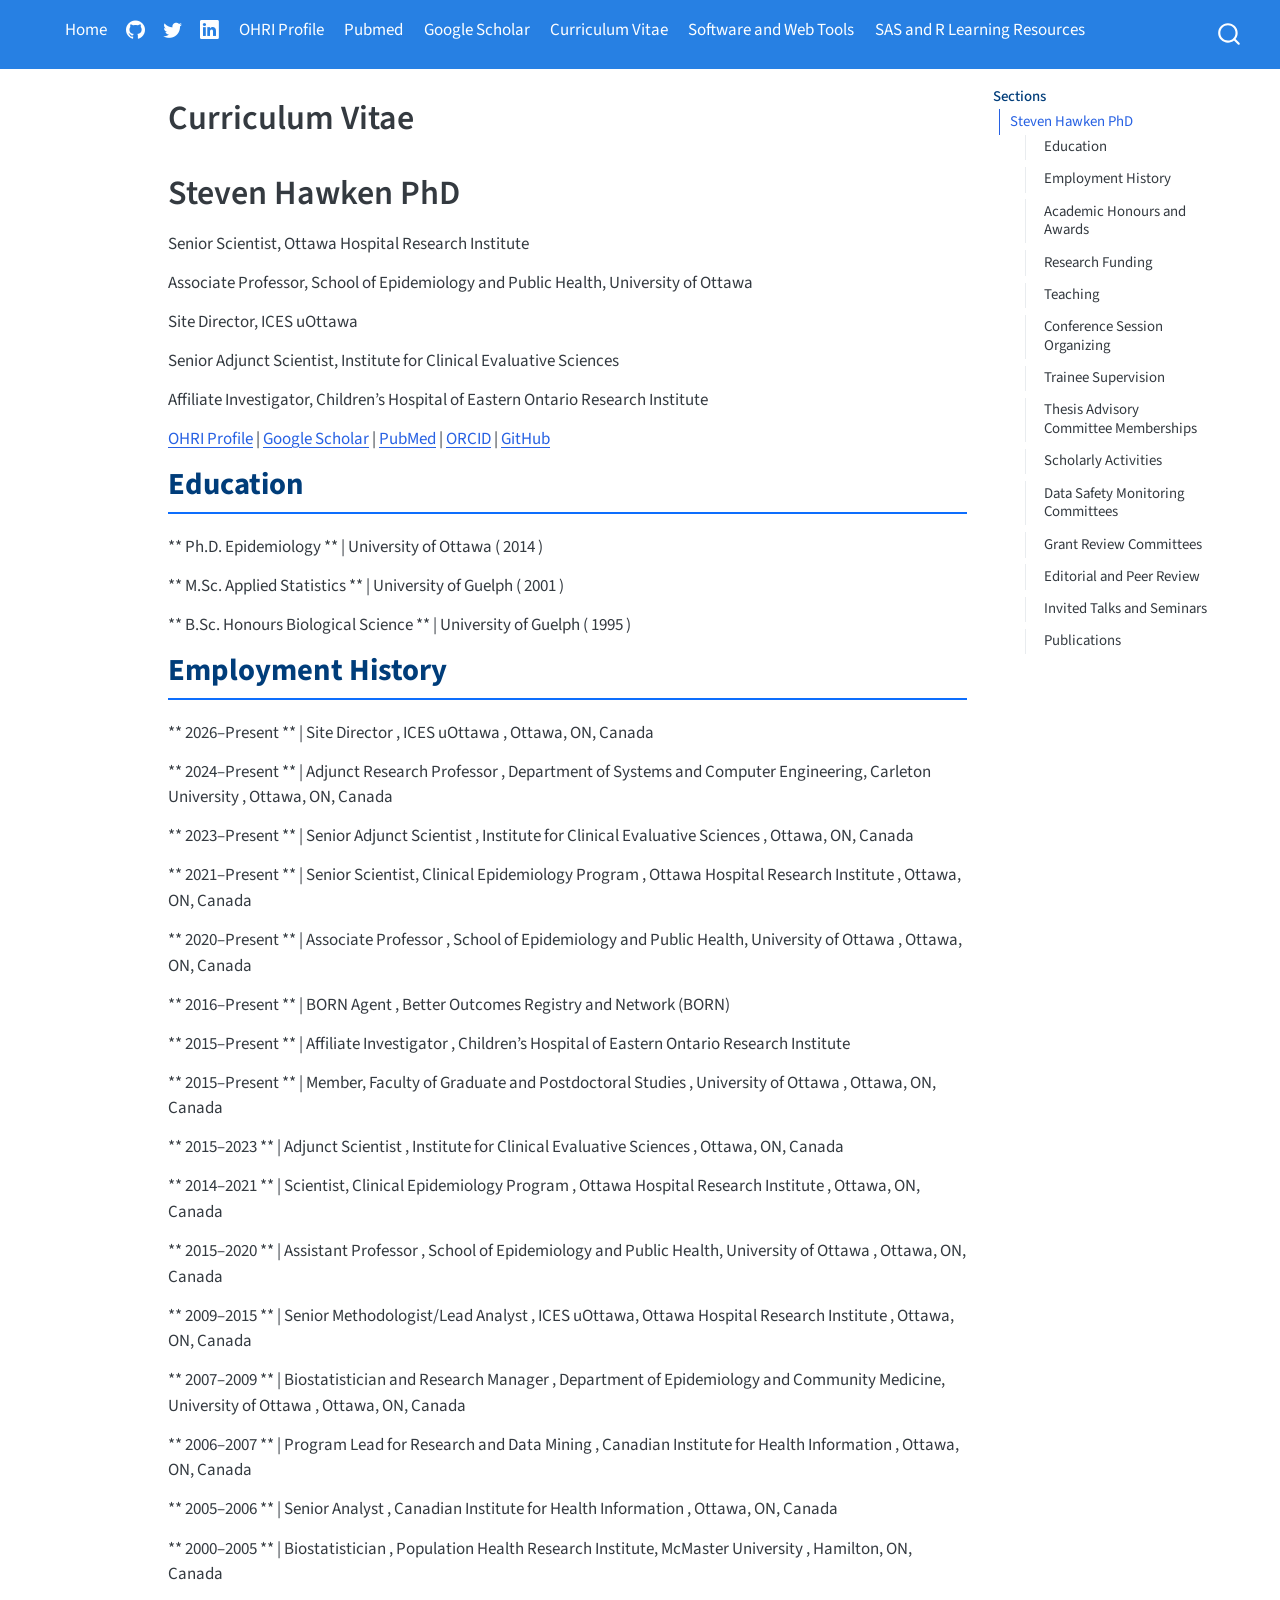
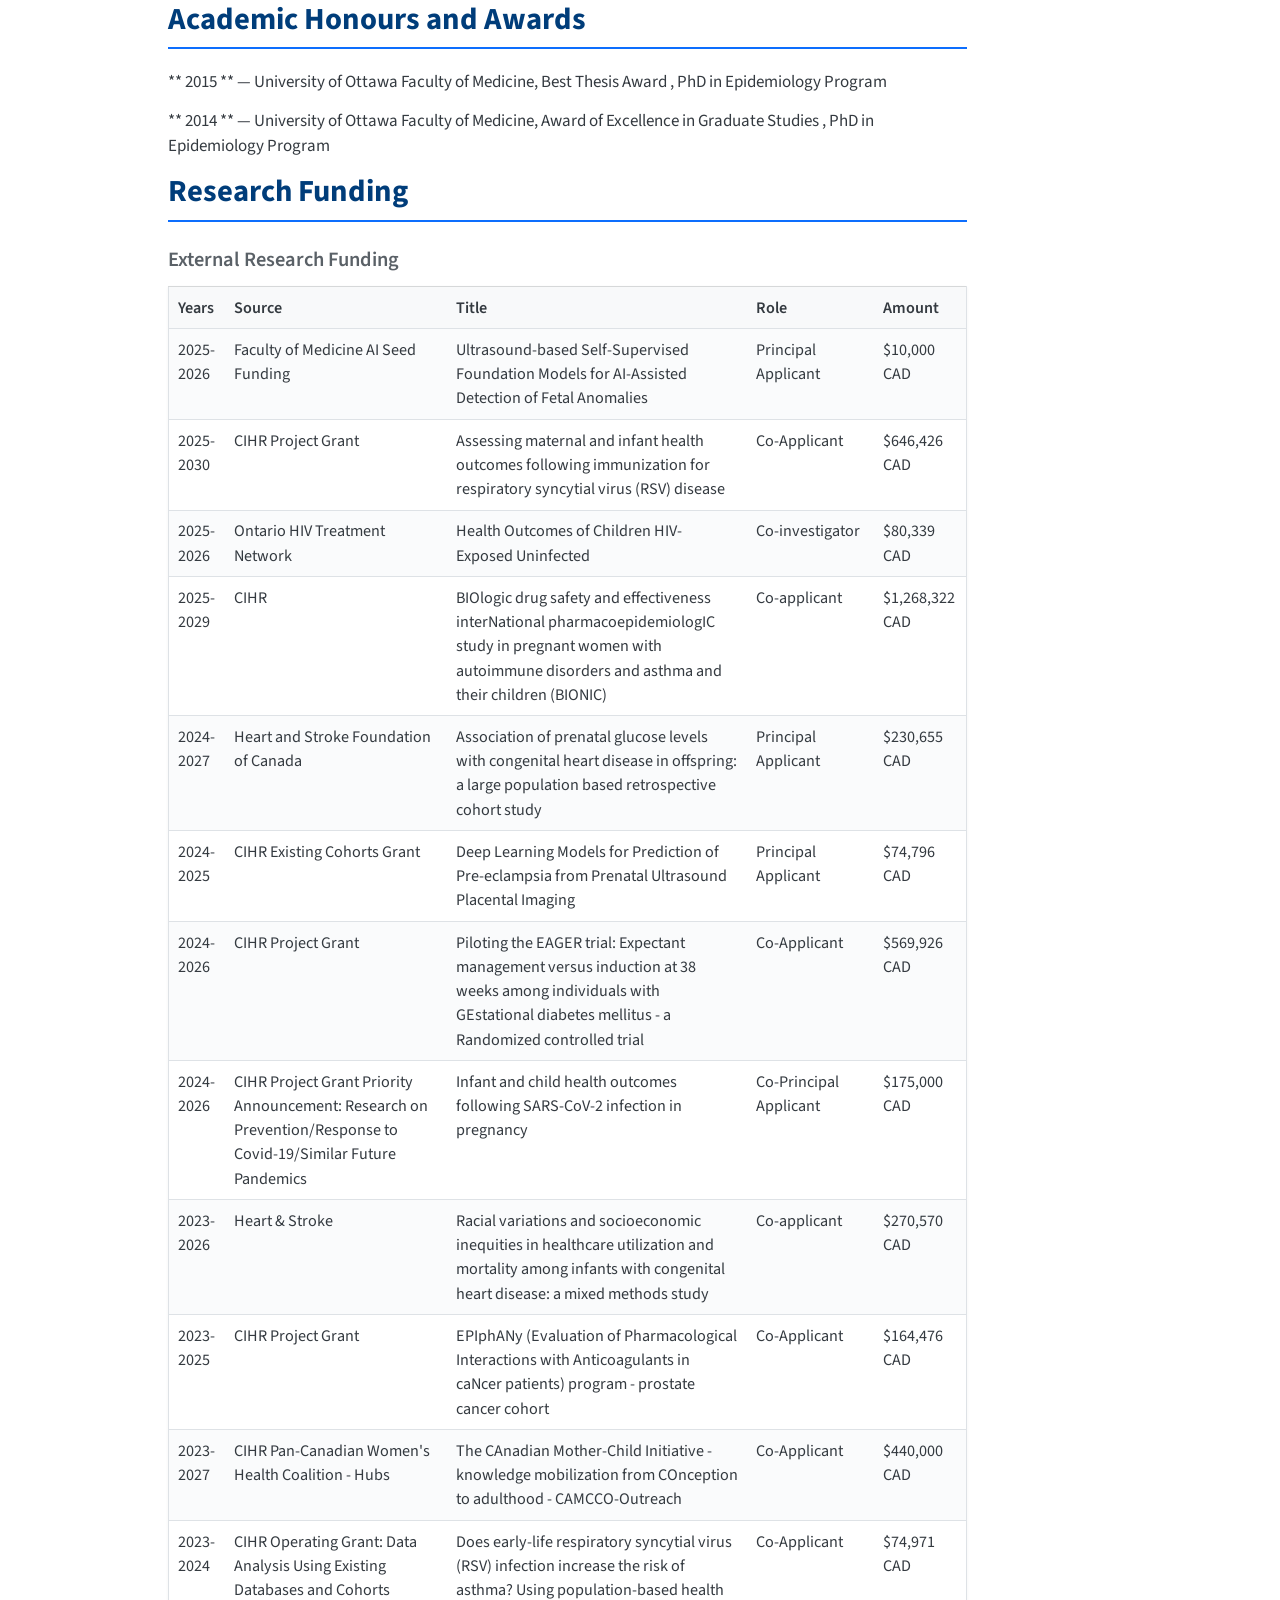
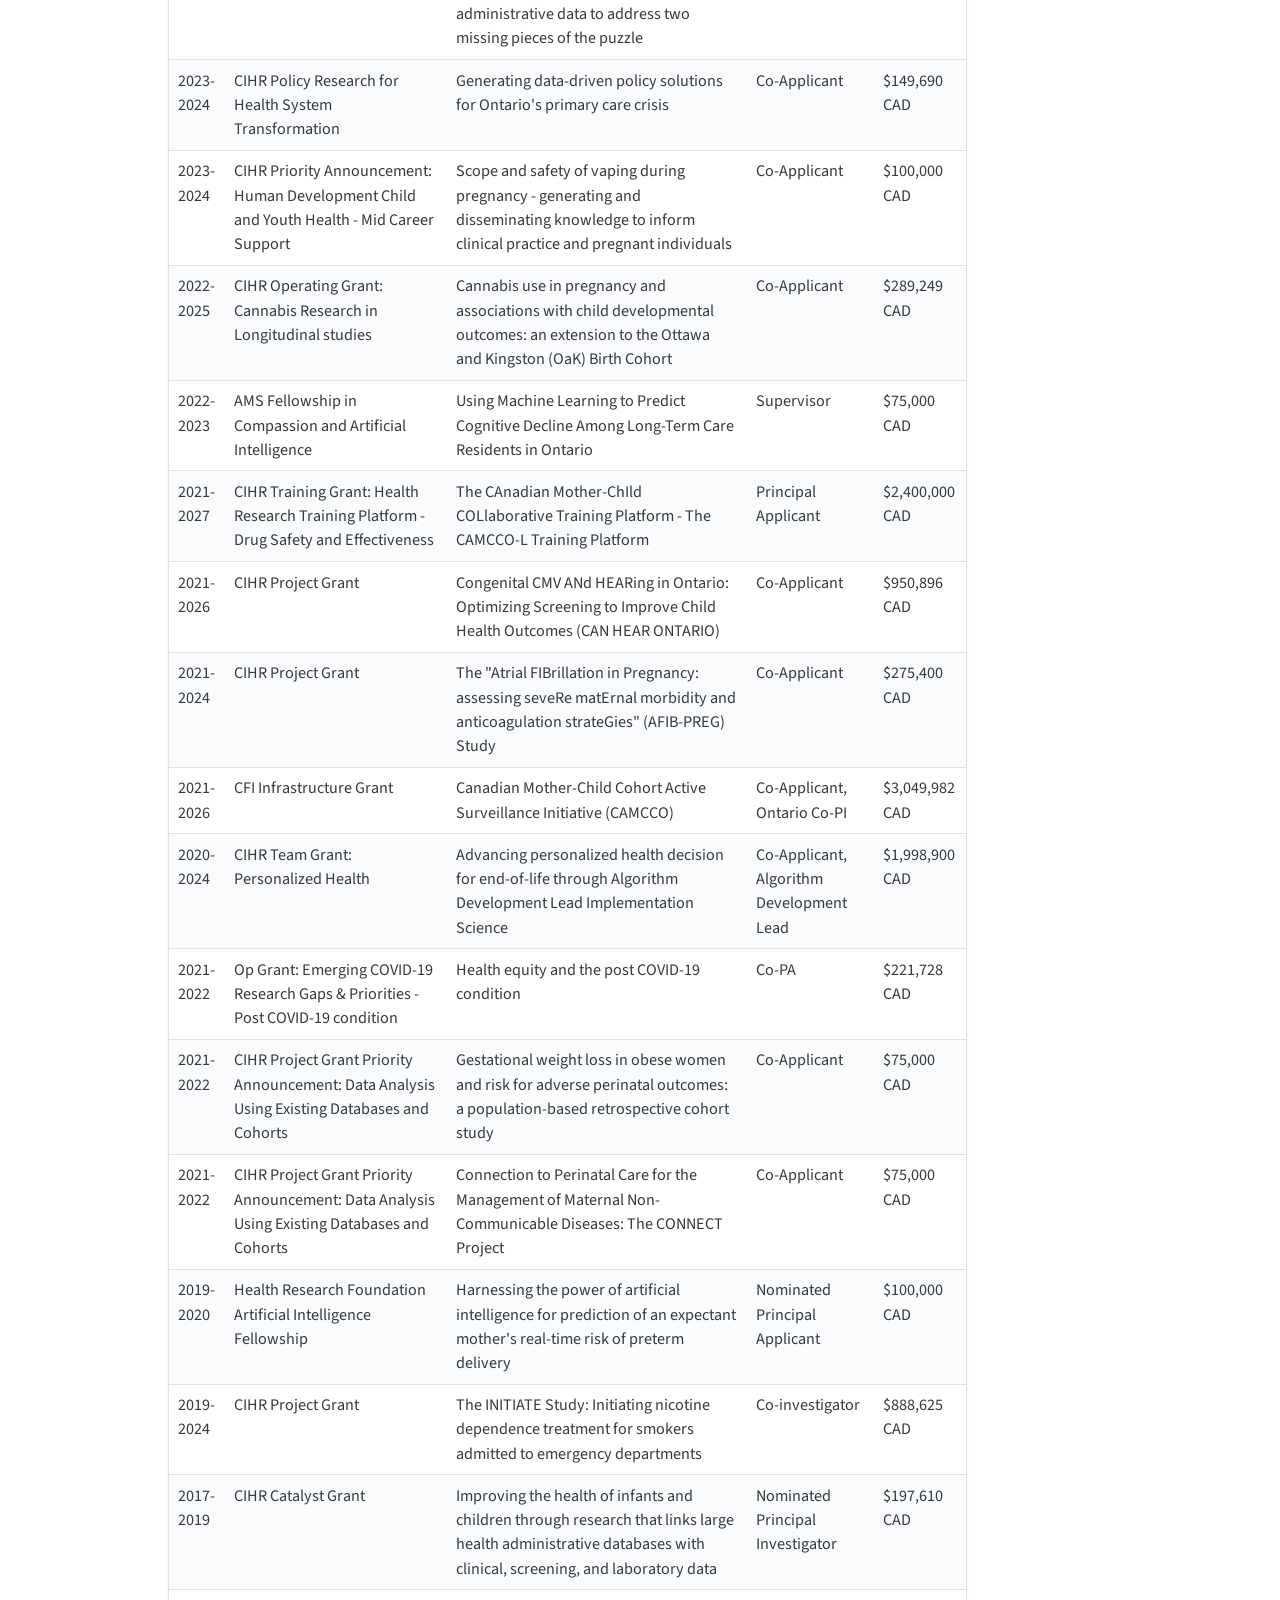
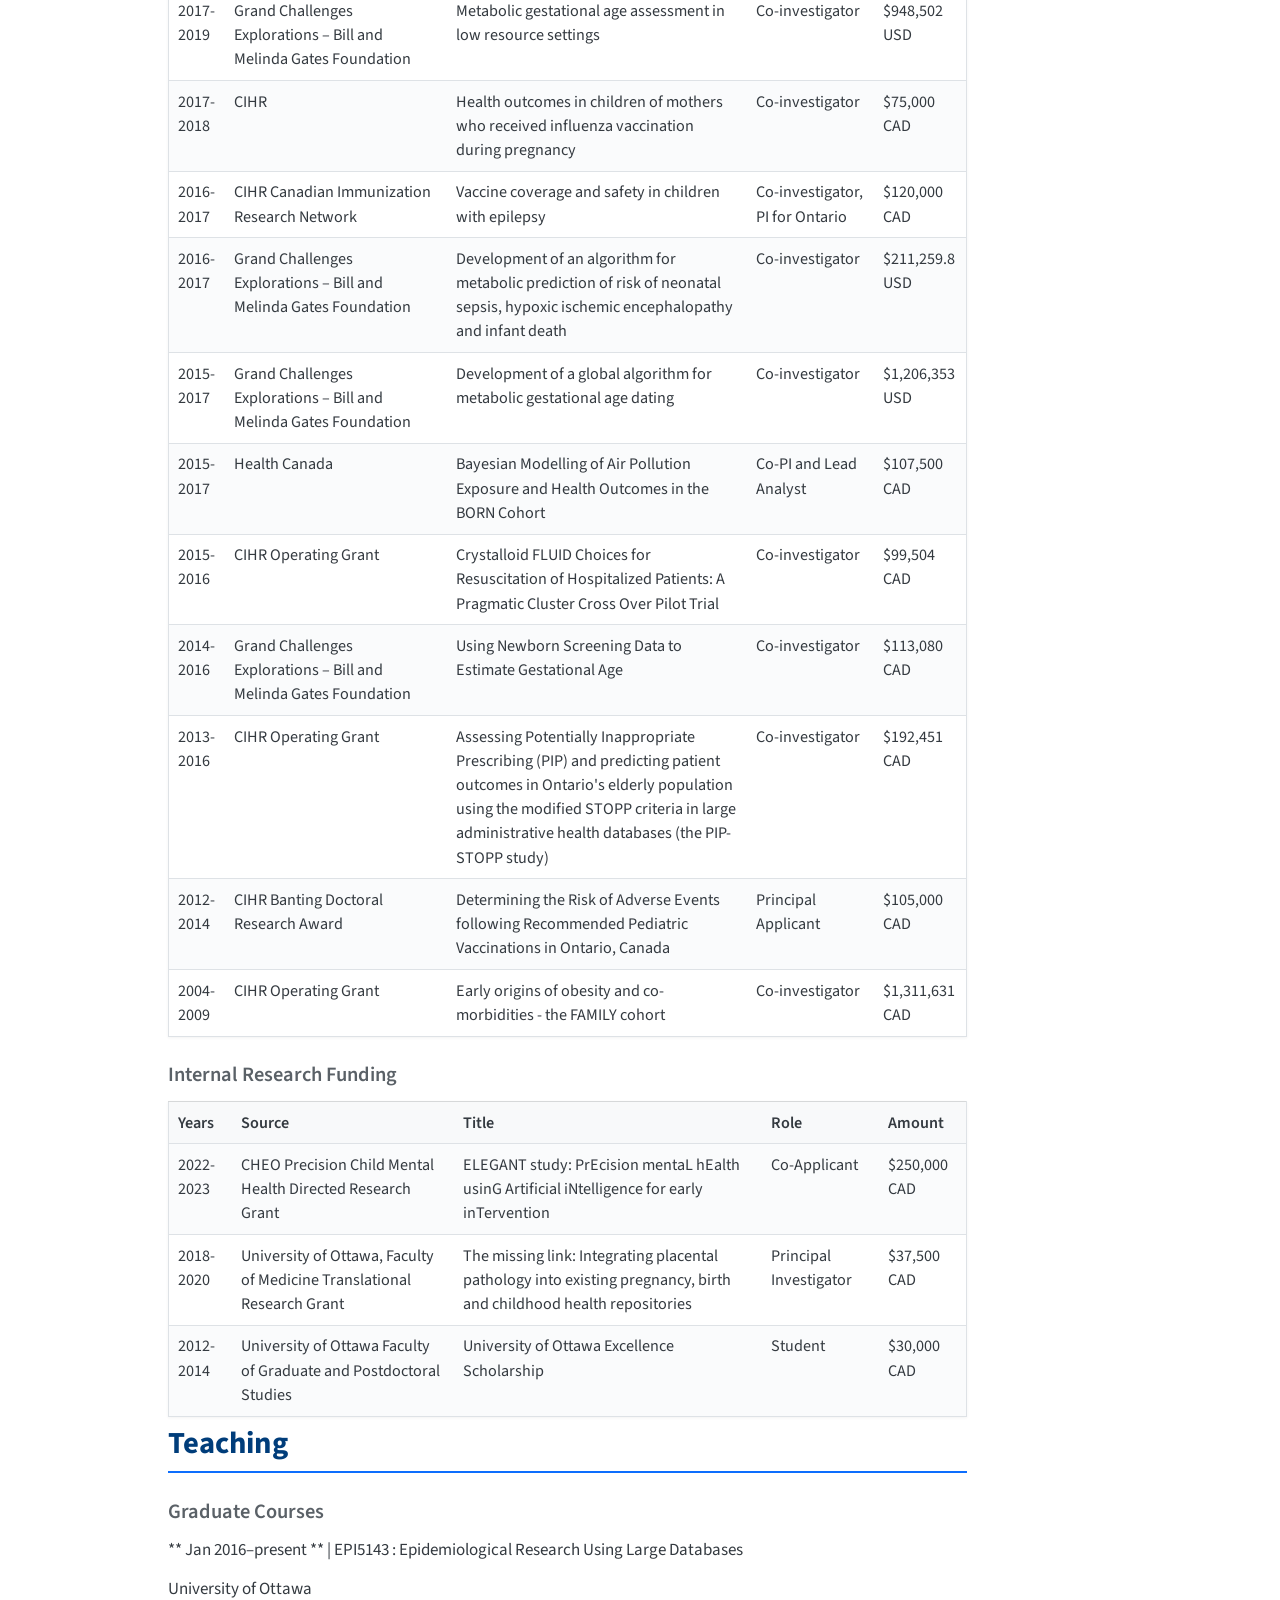
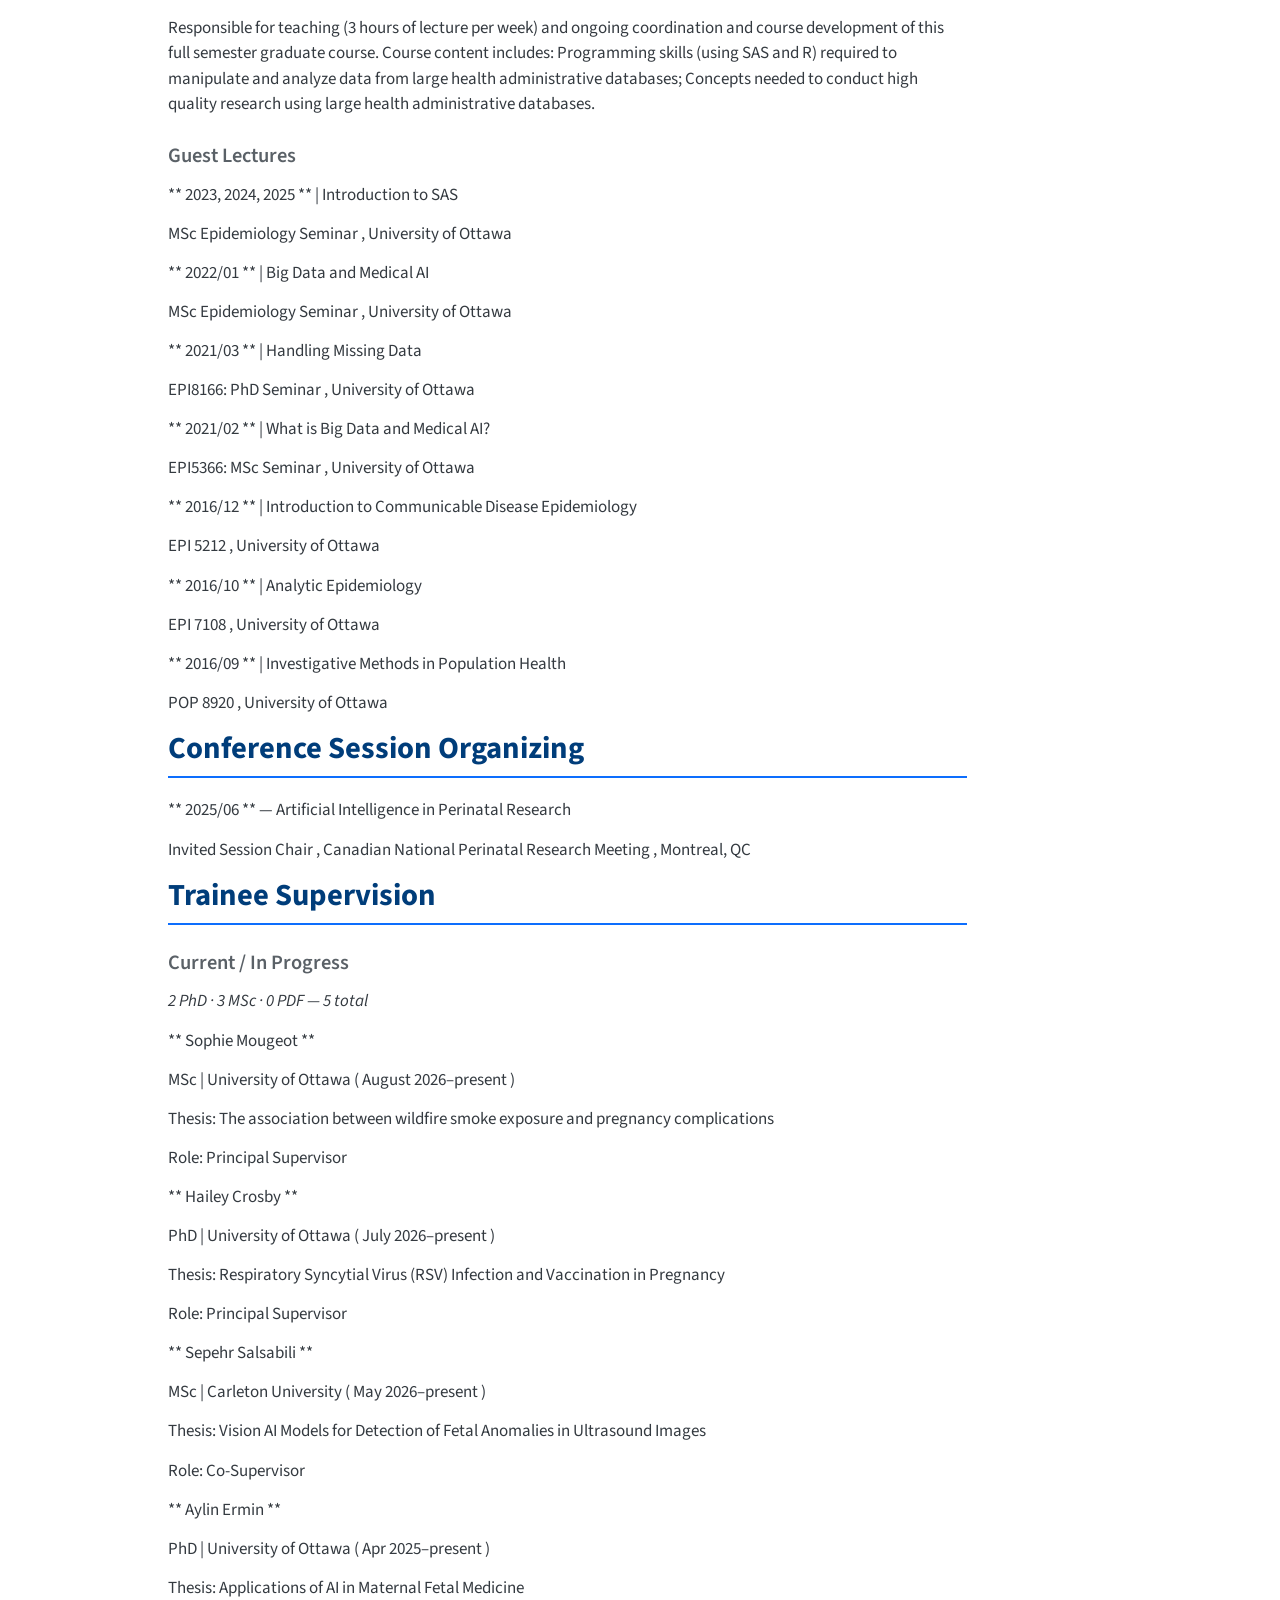
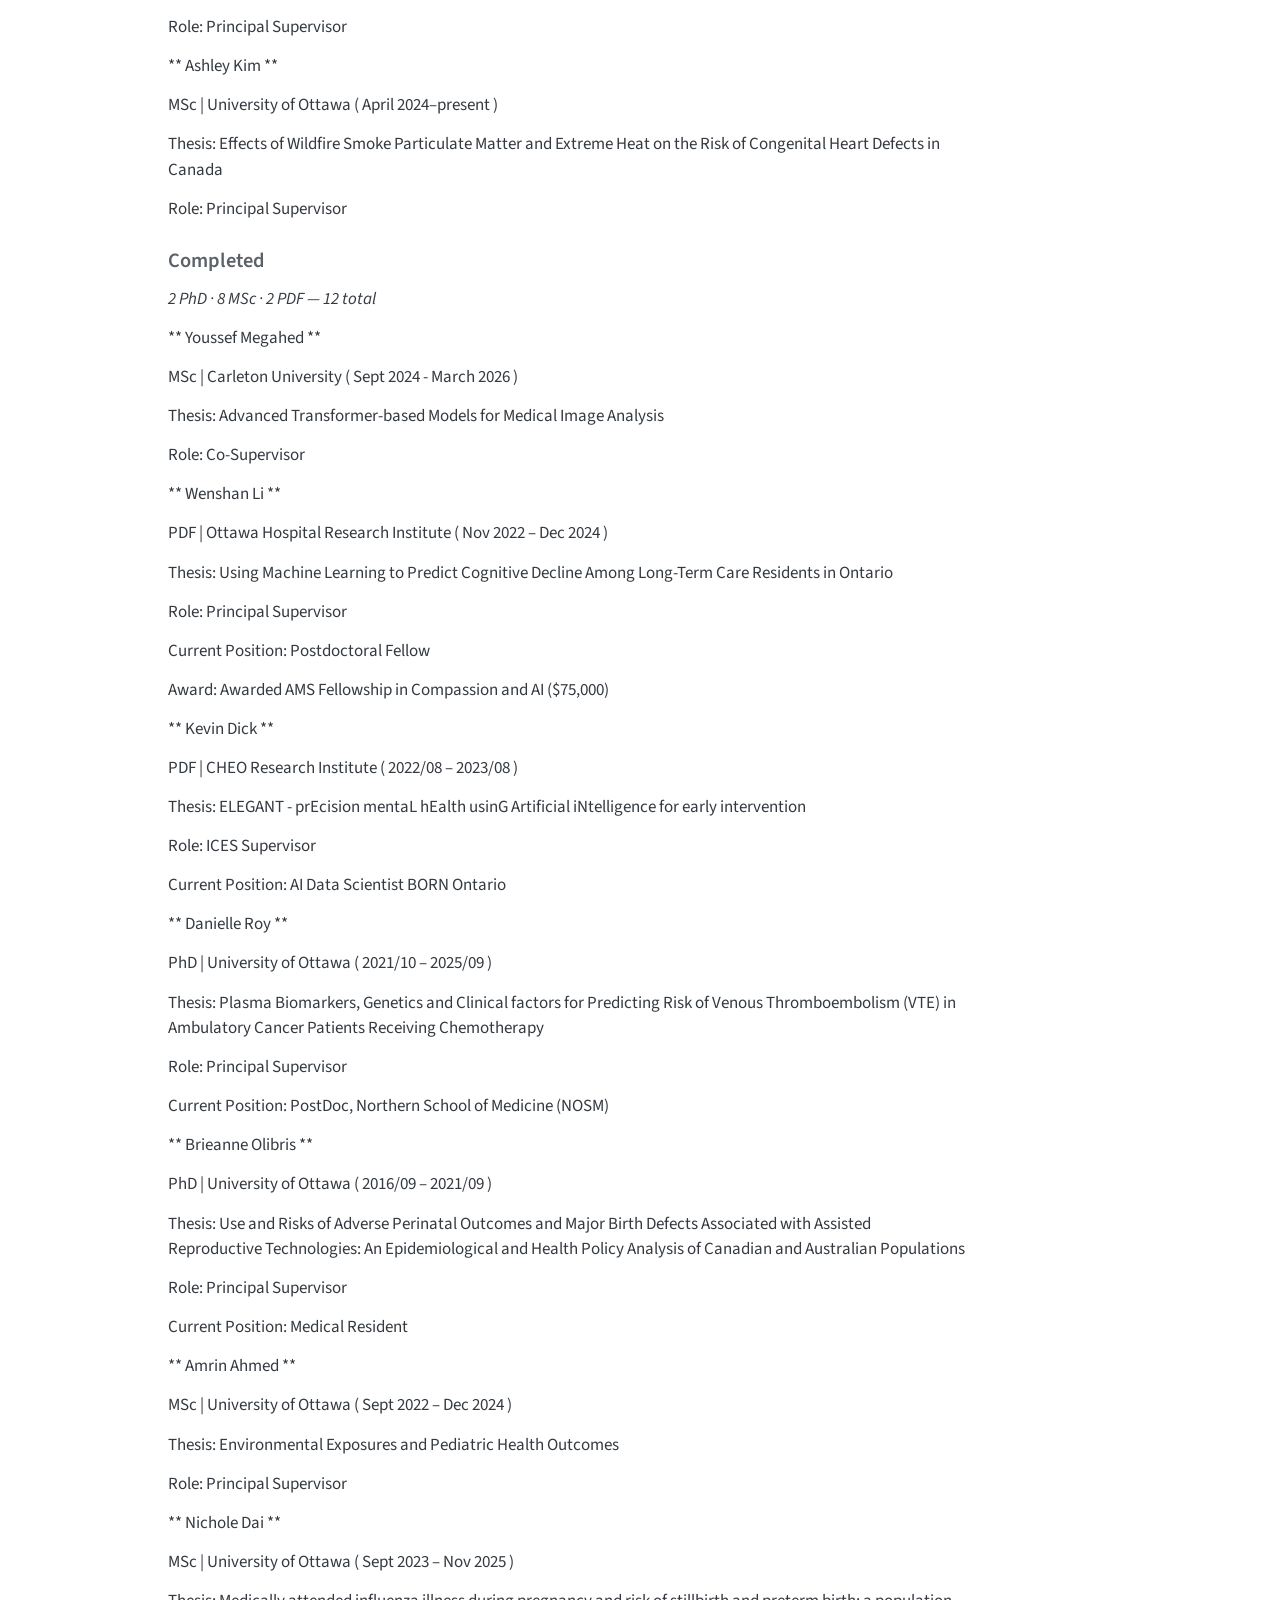
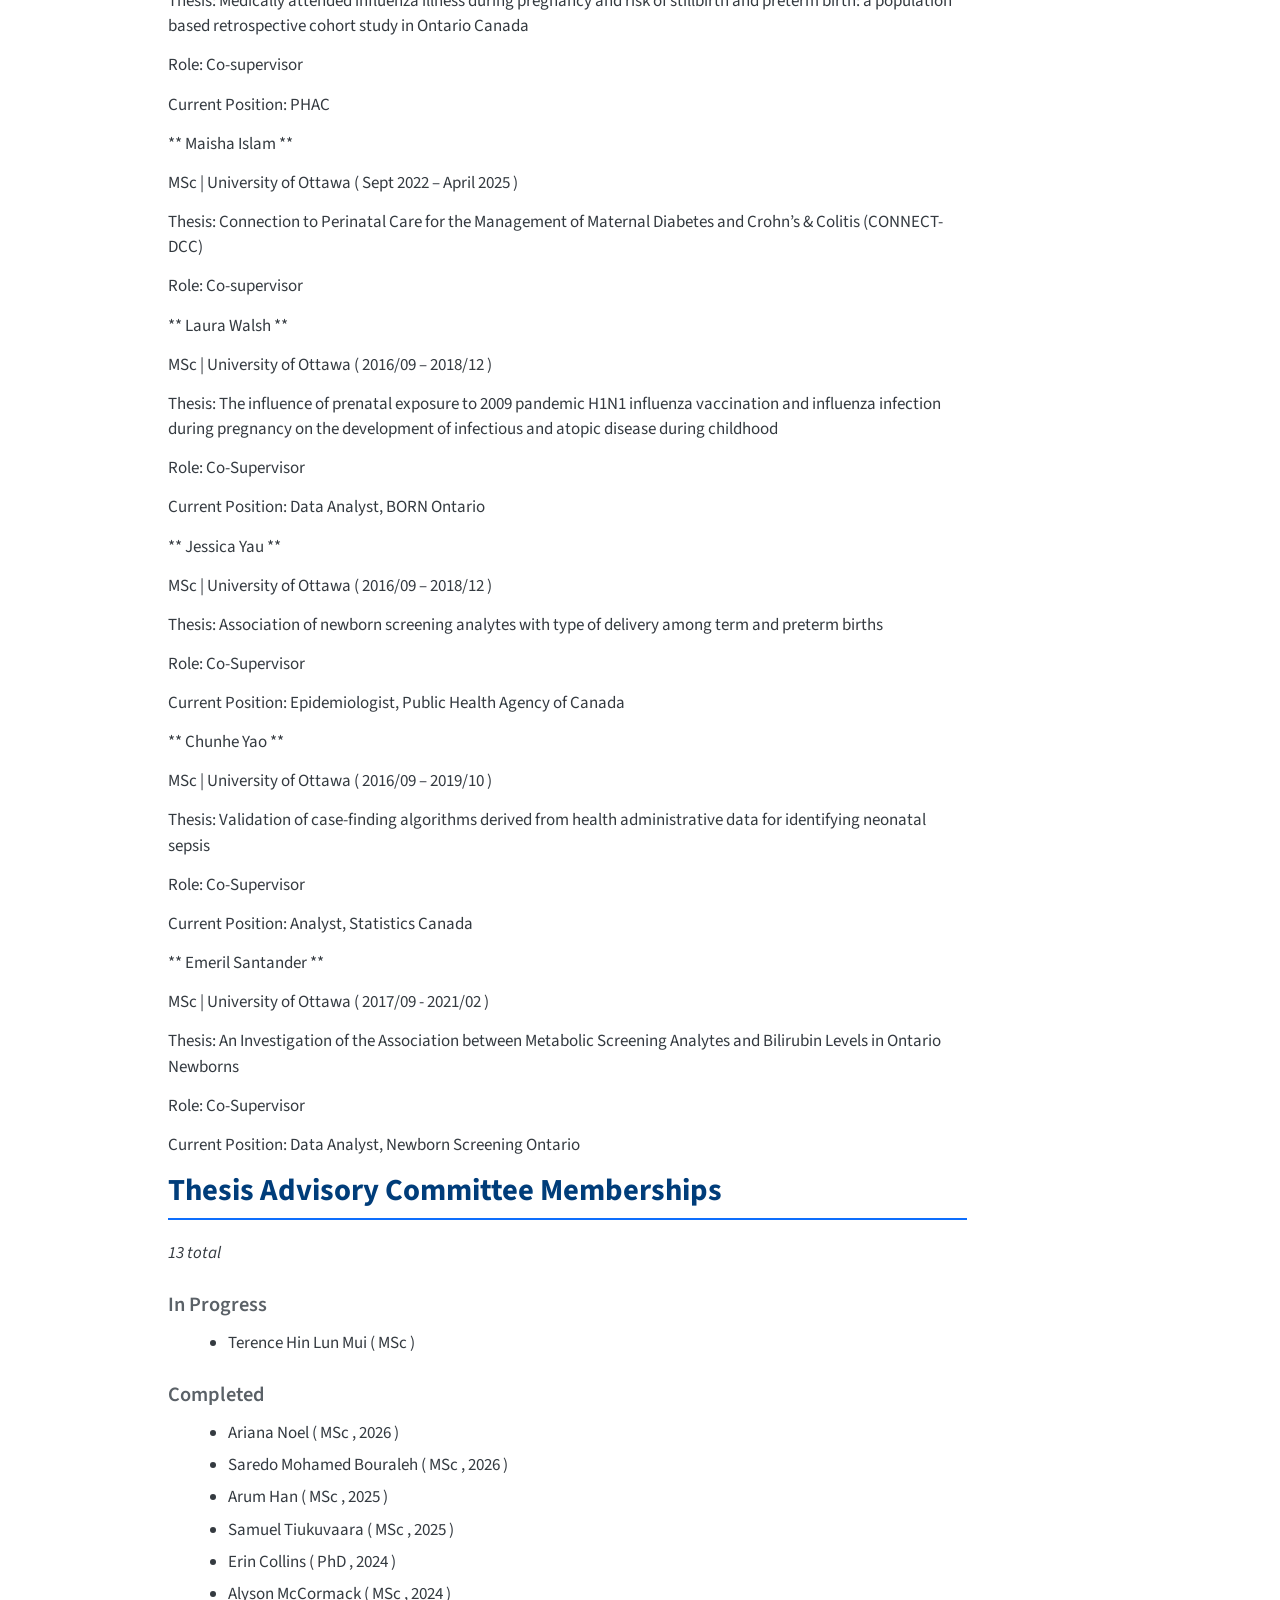
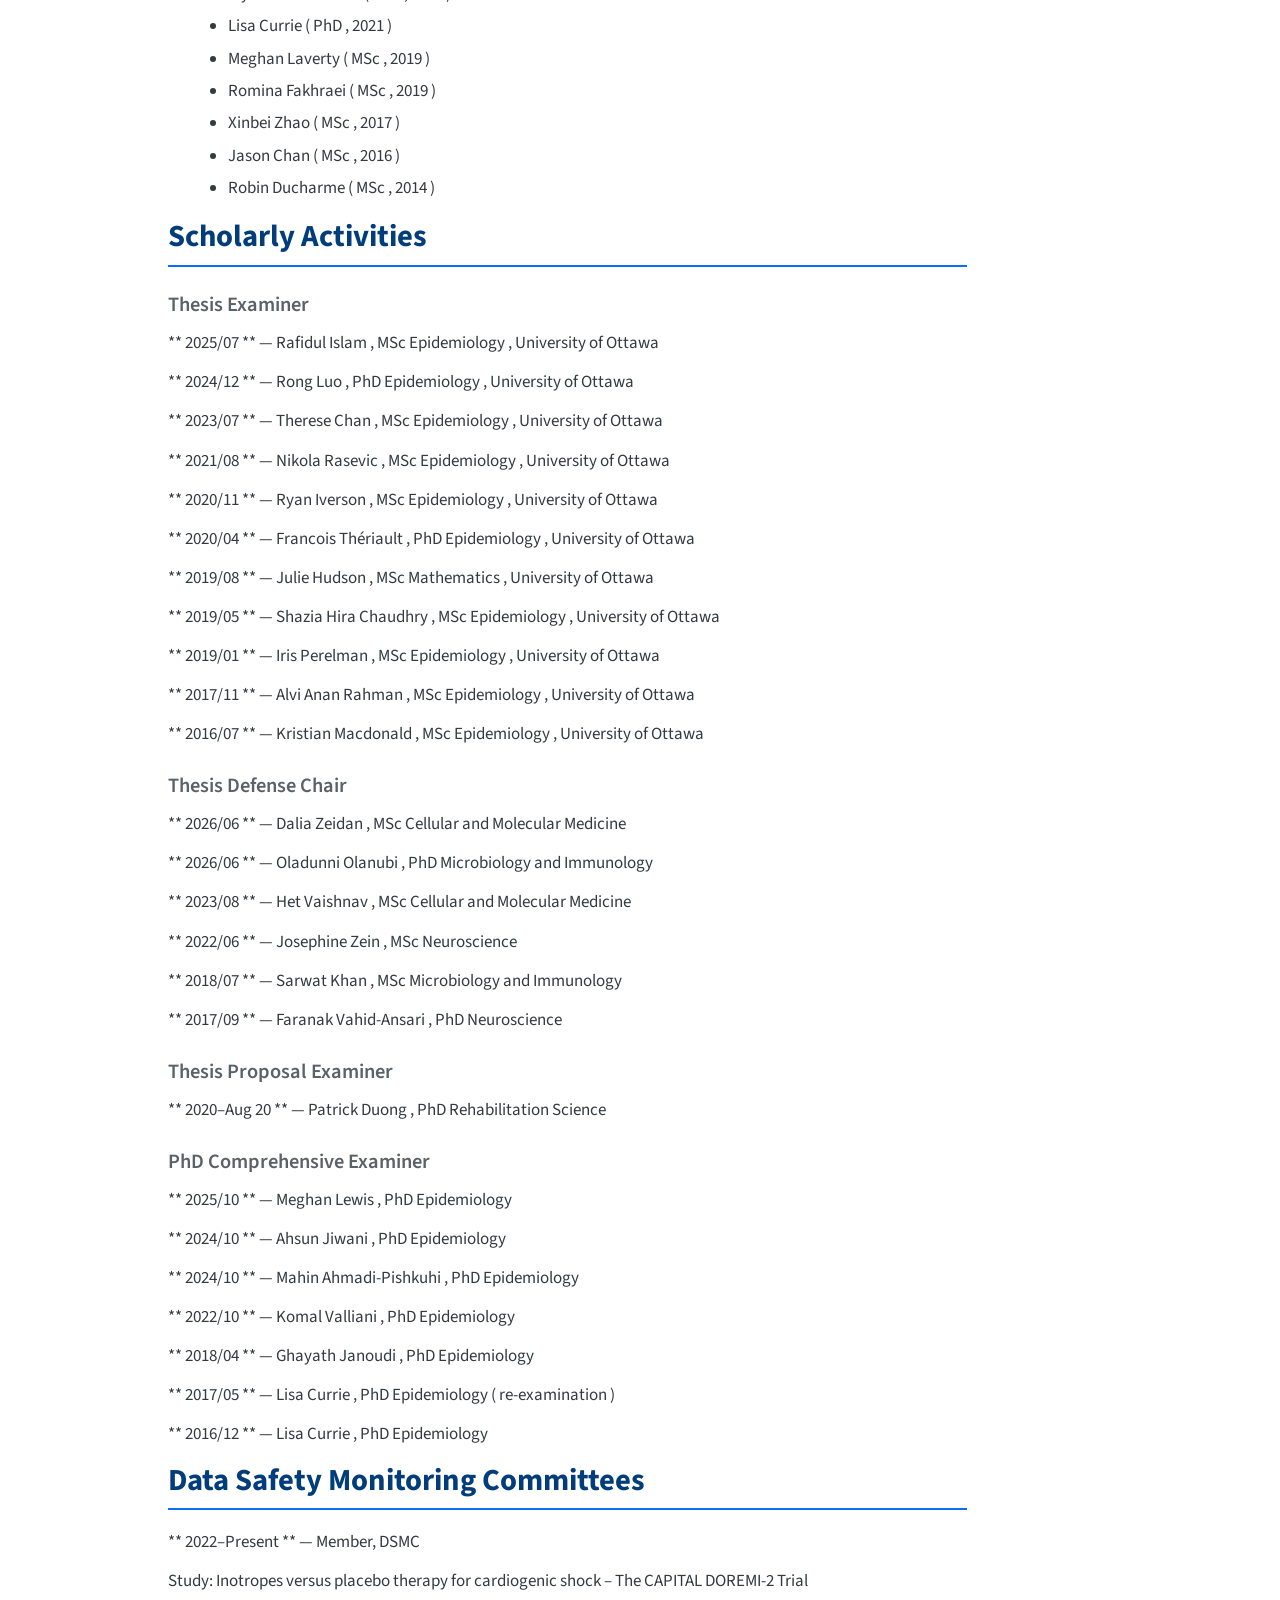
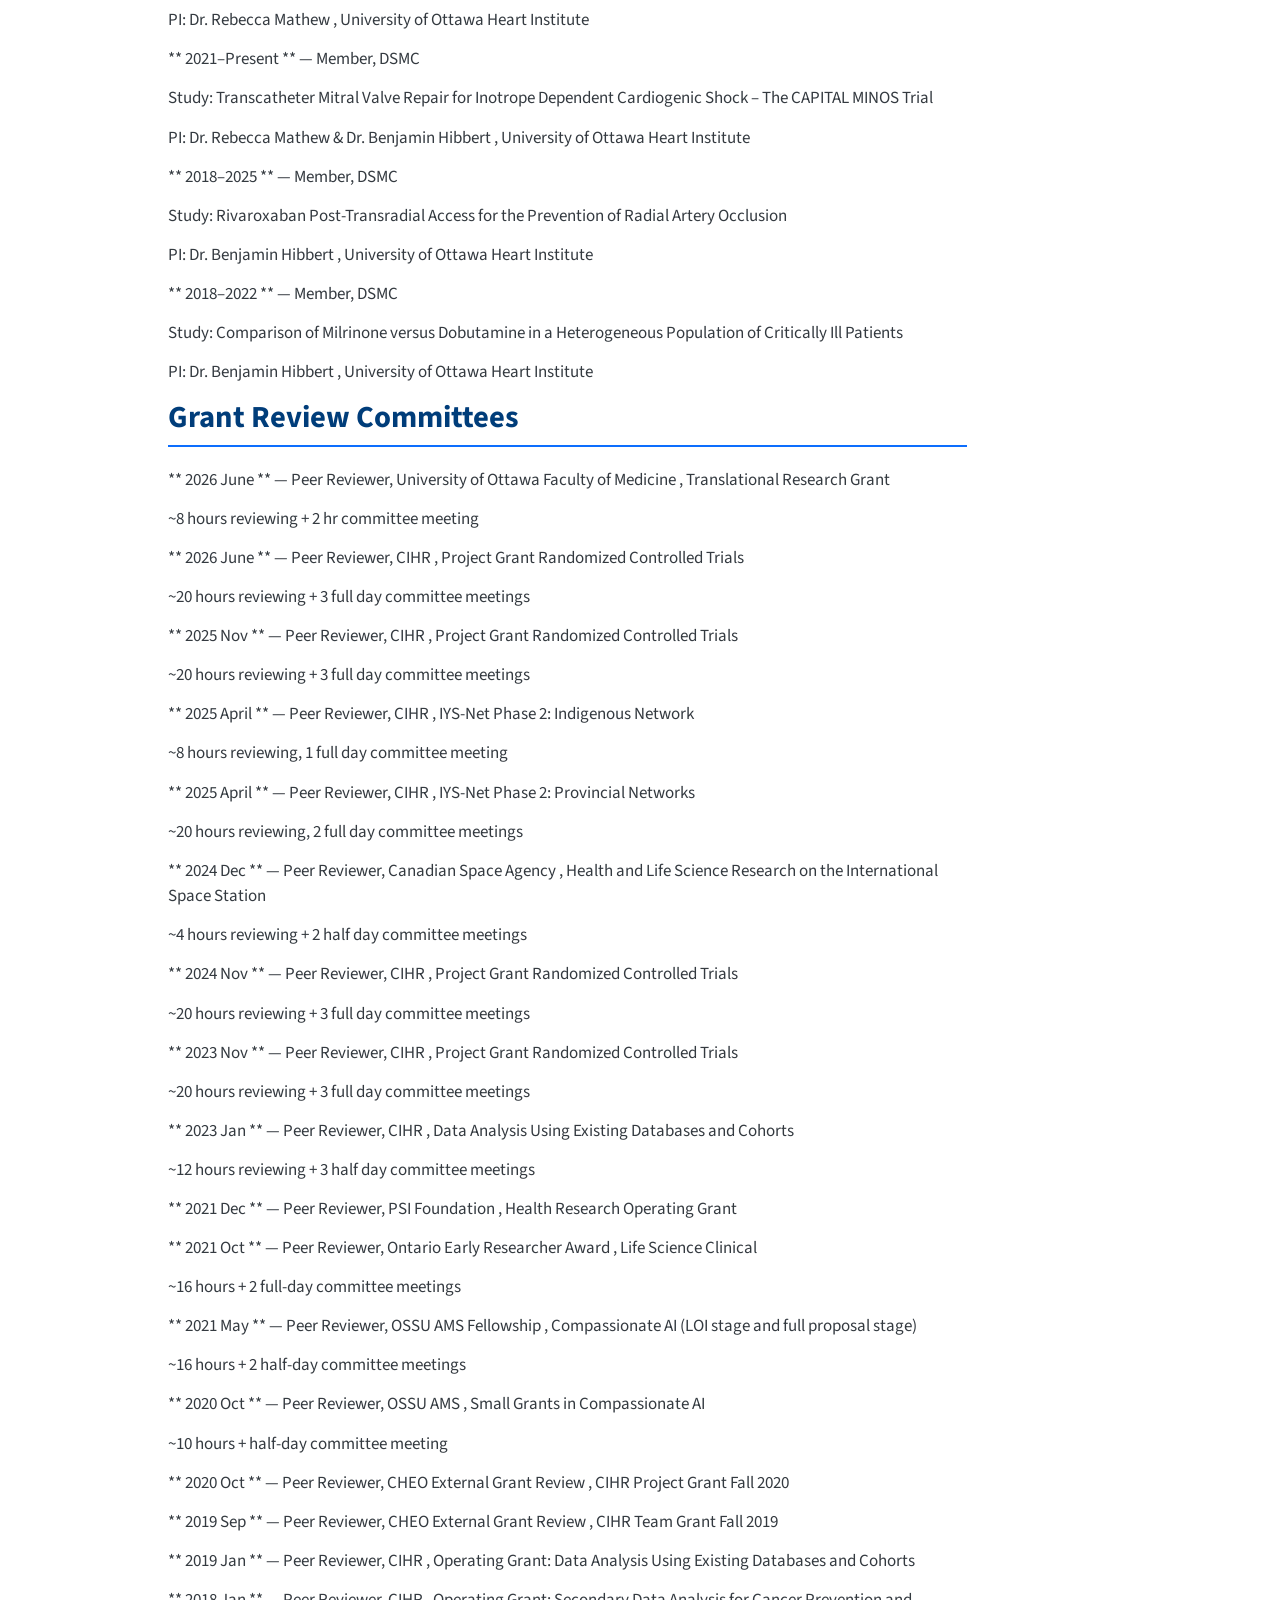
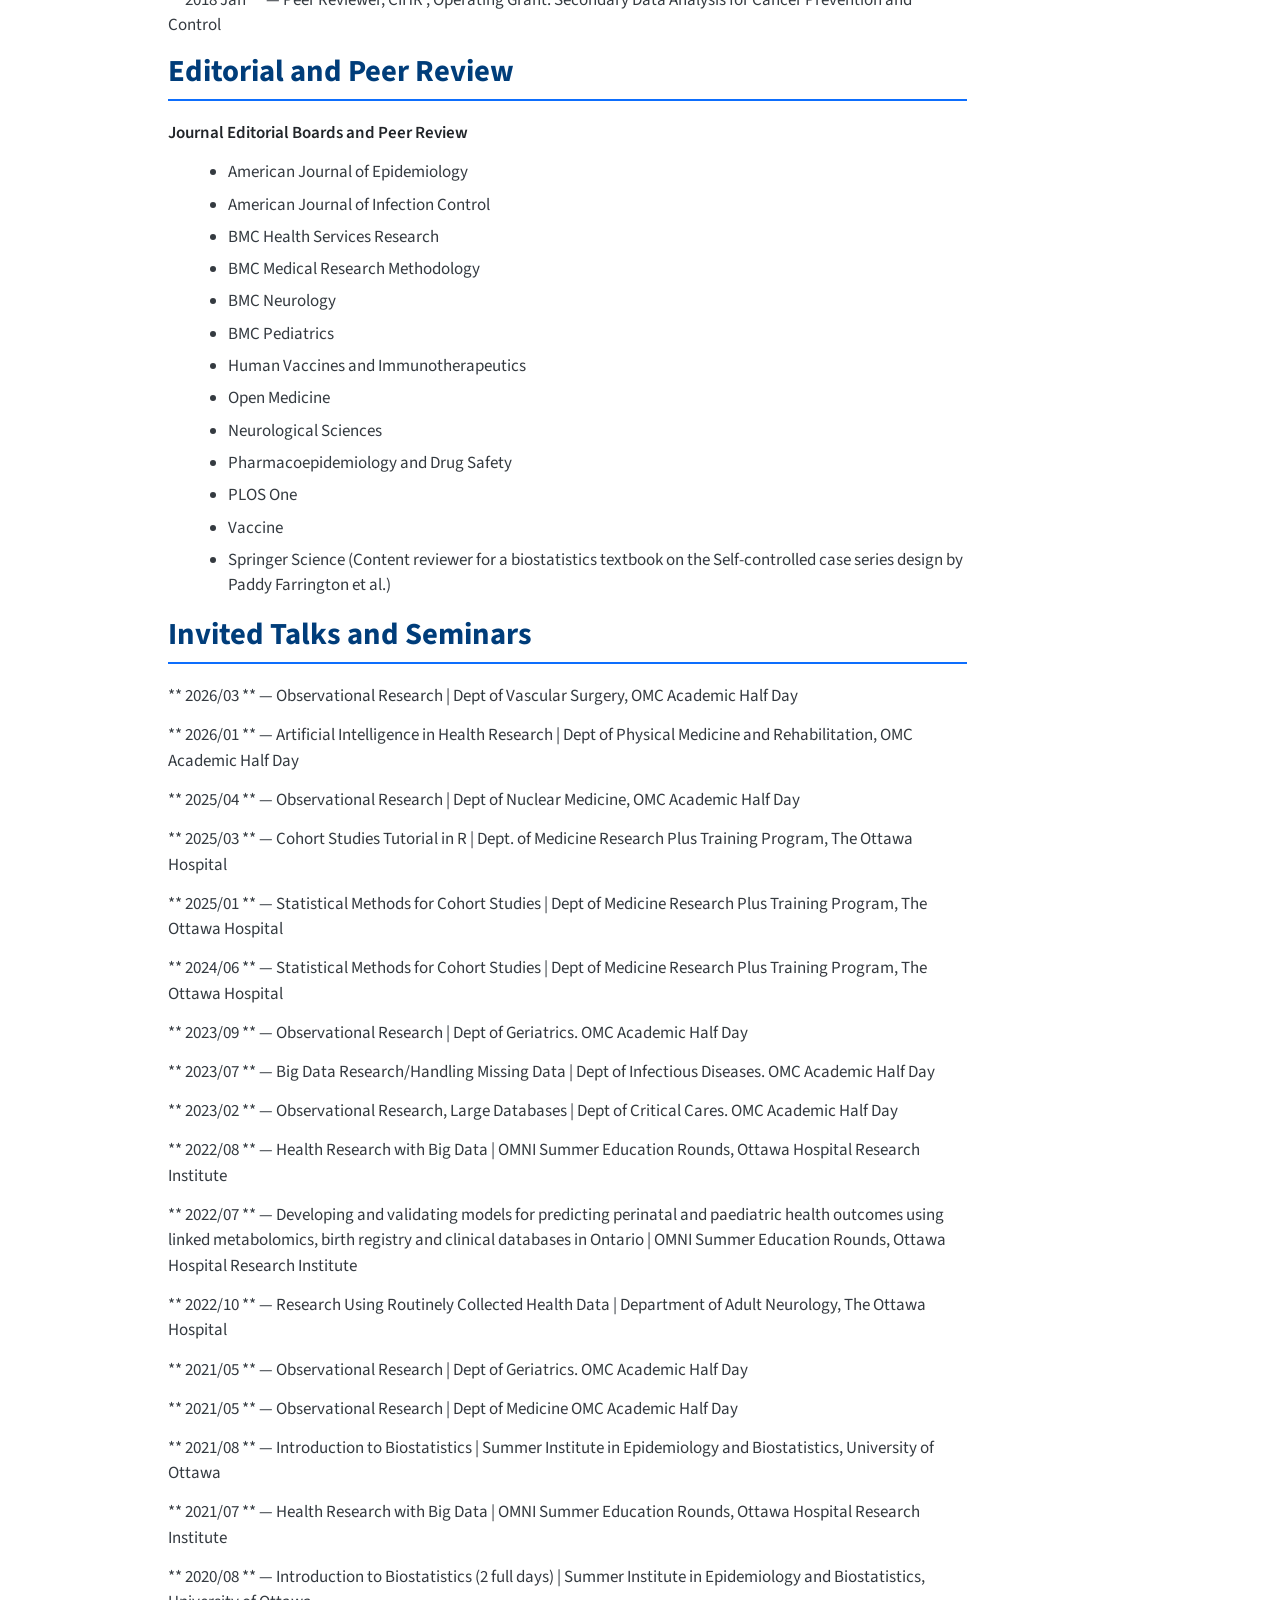
<file: docs/cv.html>
<!DOCTYPE html>
<html xmlns="http://www.w3.org/1999/xhtml" lang="en" xml:lang="en"><head>

<meta charset="utf-8">
<meta name="generator" content="quarto-1.8.27">

<meta name="viewport" content="width=device-width, initial-scale=1.0, user-scalable=yes">


<title>Curriculum Vitae</title>
<style>
code{white-space: pre-wrap;}
span.smallcaps{font-variant: small-caps;}
div.columns{display: flex; gap: min(4vw, 1.5em);}
div.column{flex: auto; overflow-x: auto;}
div.hanging-indent{margin-left: 1.5em; text-indent: -1.5em;}
ul.task-list{list-style: none;}
ul.task-list li input[type="checkbox"] {
  width: 0.8em;
  margin: 0 0.8em 0.2em -1em; /* quarto-specific, see https://github.com/quarto-dev/quarto-cli/issues/4556 */ 
  vertical-align: middle;
}
</style>


<script src="site_libs/quarto-nav/quarto-nav.js"></script>
<script src="site_libs/quarto-nav/headroom.min.js"></script>
<script src="site_libs/clipboard/clipboard.min.js"></script>
<script src="site_libs/quarto-search/autocomplete.umd.js"></script>
<script src="site_libs/quarto-search/fuse.min.js"></script>
<script src="site_libs/quarto-search/quarto-search.js"></script>
<meta name="quarto:offset" content="./">
<script src="site_libs/quarto-html/quarto.js" type="module"></script>
<script src="site_libs/quarto-html/tabsets/tabsets.js" type="module"></script>
<script src="site_libs/quarto-html/axe/axe-check.js" type="module"></script>
<script src="site_libs/quarto-html/popper.min.js"></script>
<script src="site_libs/quarto-html/tippy.umd.min.js"></script>
<script src="site_libs/quarto-html/anchor.min.js"></script>
<link href="site_libs/quarto-html/tippy.css" rel="stylesheet">
<link href="site_libs/quarto-html/quarto-syntax-highlighting-ed96de9b727972fe78a7b5d16c58bf87.css" rel="stylesheet" id="quarto-text-highlighting-styles">
<script src="site_libs/bootstrap/bootstrap.min.js"></script>
<link href="site_libs/bootstrap/bootstrap-icons.css" rel="stylesheet">
<link href="site_libs/bootstrap/bootstrap-f245066ca199b7326ac6b360085ddf3a.min.css" rel="stylesheet" append-hash="true" id="quarto-bootstrap" data-mode="light">
<script id="quarto-search-options" type="application/json">{
  "location": "navbar",
  "copy-button": false,
  "collapse-after": 3,
  "panel-placement": "end",
  "type": "overlay",
  "limit": 50,
  "keyboard-shortcut": [
    "f",
    "/",
    "s"
  ],
  "show-item-context": false,
  "language": {
    "search-no-results-text": "No results",
    "search-matching-documents-text": "matching documents",
    "search-copy-link-title": "Copy link to search",
    "search-hide-matches-text": "Hide additional matches",
    "search-more-match-text": "more match in this document",
    "search-more-matches-text": "more matches in this document",
    "search-clear-button-title": "Clear",
    "search-text-placeholder": "",
    "search-detached-cancel-button-title": "Cancel",
    "search-submit-button-title": "Submit",
    "search-label": "Search"
  }
}</script>


<link rel="stylesheet" href="styles.css">
<link rel="stylesheet" href="cv-styles.css">
</head>

<body class="nav-fixed quarto-light">

<div id="quarto-search-results"></div>
  <header id="quarto-header" class="headroom fixed-top">
    <nav class="navbar navbar-expand-lg " data-bs-theme="dark">
      <div class="navbar-container container-fluid">
            <div id="quarto-search" class="" title="Search"></div>
          <button class="navbar-toggler" type="button" data-bs-toggle="collapse" data-bs-target="#navbarCollapse" aria-controls="navbarCollapse" role="menu" aria-expanded="false" aria-label="Toggle navigation" onclick="if (window.quartoToggleHeadroom) { window.quartoToggleHeadroom(); }">
  <span class="navbar-toggler-icon"></span>
</button>
          <div class="collapse navbar-collapse" id="navbarCollapse">
            <ul class="navbar-nav navbar-nav-scroll me-auto">
  <li class="nav-item">
    <a class="nav-link" href="./index.html"> 
<span class="menu-text">Home</span></a>
  </li>  
  <li class="nav-item compact">
    <a class="nav-link" href="https://github.com/stevenhawken"> <i class="bi bi-github" role="img">
</i> 
<span class="menu-text"></span></a>
  </li>  
  <li class="nav-item compact">
    <a class="nav-link" href="https://twitter.com/stevenhawken"> <i class="bi bi-twitter" role="img">
</i> 
<span class="menu-text"></span></a>
  </li>  
  <li class="nav-item compact">
    <a class="nav-link" href="https://linkedin.com/in/steven-hawken-16204579"> <i class="bi bi-linkedin" role="img">
</i> 
<span class="menu-text"></span></a>
  </li>  
  <li class="nav-item">
    <a class="nav-link" href="https://ohri.ca/en/find-researcher/steven-hawken"> 
<span class="menu-text">OHRI Profile</span></a>
  </li>  
  <li class="nav-item">
    <a class="nav-link" href="http://www.ncbi.nlm.nih.gov/sites/myncbi/collections/public/1j53ef-4jr6VXs7A-zYHqa7A9/?sort=date&amp;direction=descending"> 
<span class="menu-text">Pubmed</span></a>
  </li>  
  <li class="nav-item">
    <a class="nav-link" href="http://scholar.google.ca/citations?hl=en&amp;user=aTyysxgAAAAJ"> 
<span class="menu-text">Google Scholar</span></a>
  </li>  
  <li class="nav-item">
    <a class="nav-link active" href="./cv.html" aria-current="page"> 
<span class="menu-text">Curriculum Vitae</span></a>
  </li>  
  <li class="nav-item">
    <a class="nav-link" href="./software_and_web_tools.html"> 
<span class="menu-text">Software and Web Tools</span></a>
  </li>  
  <li class="nav-item">
    <a class="nav-link" href="./resources.html"> 
<span class="menu-text">SAS and R Learning Resources</span></a>
  </li>  
</ul>
          </div> <!-- /navcollapse -->
            <div class="quarto-navbar-tools">
</div>
      </div> <!-- /container-fluid -->
    </nav>
</header>
<!-- content -->
<div id="quarto-content" class="quarto-container page-columns page-rows-contents page-layout-article page-navbar">
<!-- sidebar -->
<!-- margin-sidebar -->
    <div id="quarto-margin-sidebar" class="sidebar margin-sidebar">
        <nav id="TOC" role="doc-toc" class="toc-active">
    <h2 id="toc-title">Sections</h2>
   
  <ul class="collapse">
  <li><a href="#steven-hawken-phd" id="toc-steven-hawken-phd" class="nav-link active" data-scroll-target="#steven-hawken-phd">Steven Hawken PhD</a>
  <ul class="collapse">
  <li><a href="#education" id="toc-education" class="nav-link" data-scroll-target="#education">Education</a></li>
  <li><a href="#employment-history" id="toc-employment-history" class="nav-link" data-scroll-target="#employment-history">Employment History</a></li>
  <li><a href="#academic-honours-and-awards" id="toc-academic-honours-and-awards" class="nav-link" data-scroll-target="#academic-honours-and-awards">Academic Honours and Awards</a></li>
  <li><a href="#research-funding" id="toc-research-funding" class="nav-link" data-scroll-target="#research-funding">Research Funding</a></li>
  <li><a href="#teaching" id="toc-teaching" class="nav-link" data-scroll-target="#teaching">Teaching</a></li>
  <li><a href="#conference-session-organizing" id="toc-conference-session-organizing" class="nav-link" data-scroll-target="#conference-session-organizing">Conference Session Organizing</a></li>
  <li><a href="#trainee-supervision" id="toc-trainee-supervision" class="nav-link" data-scroll-target="#trainee-supervision">Trainee Supervision</a></li>
  <li><a href="#thesis-advisory-committee-memberships" id="toc-thesis-advisory-committee-memberships" class="nav-link" data-scroll-target="#thesis-advisory-committee-memberships">Thesis Advisory Committee Memberships</a></li>
  <li><a href="#scholarly-activities" id="toc-scholarly-activities" class="nav-link" data-scroll-target="#scholarly-activities">Scholarly Activities</a></li>
  <li><a href="#data-safety-monitoring-committees" id="toc-data-safety-monitoring-committees" class="nav-link" data-scroll-target="#data-safety-monitoring-committees">Data Safety Monitoring Committees</a></li>
  <li><a href="#grant-review-committees" id="toc-grant-review-committees" class="nav-link" data-scroll-target="#grant-review-committees">Grant Review Committees</a></li>
  <li><a href="#editorial-and-peer-review" id="toc-editorial-and-peer-review" class="nav-link" data-scroll-target="#editorial-and-peer-review">Editorial and Peer Review</a></li>
  <li><a href="#invited-talks-and-seminars" id="toc-invited-talks-and-seminars" class="nav-link" data-scroll-target="#invited-talks-and-seminars">Invited Talks and Seminars</a></li>
  <li><a href="#publications" id="toc-publications" class="nav-link" data-scroll-target="#publications">Publications</a></li>
  </ul></li>
  </ul>
</nav>
    </div>
<!-- main -->
<main class="content" id="quarto-document-content">

<header id="title-block-header" class="quarto-title-block default">
<div class="quarto-title">
<h1 class="title">Curriculum Vitae</h1>
</div>



<div class="quarto-title-meta">

    
  
    
  </div>
  


</header>


<section id="steven-hawken-phd" class="level1">
<h1>Steven Hawken PhD</h1>
<p>Senior Scientist, Ottawa Hospital Research Institute</p>
<p>Associate Professor, School of Epidemiology and Public Health, University of Ottawa</p>
<p>Site Director, ICES uOttawa</p>
<p>Senior Adjunct Scientist, Institute for Clinical Evaluative Sciences</p>
<p>Affiliate Investigator, Children’s Hospital of Eastern Ontario Research Institute</p>
<p><a href="https://www.ohri.ca/profile/shawken">OHRI Profile</a> | <a href="http://scholar.google.ca/citations?hl=en&amp;user=aTyysxgAAAAJ">Google Scholar</a> | <a href="http://www.ncbi.nlm.nih.gov/sites/myncbi/collections/public/1j53ef-4jr6VXs7A-zYHqa7A9/?sort=date&amp;direction=descending">PubMed</a> | <a href="https://orcid.org/0000-0002-3341-9022">ORCID</a> | <a href="https://github.com/stevenhawken">GitHub</a></p>
<section id="education" class="level2">
<h2 class="anchored" data-anchor-id="education">Education</h2>
<p>** Ph.D.&nbsp;Epidemiology ** | University of Ottawa ( 2014 )</p>
<p>** M.Sc. Applied Statistics ** | University of Guelph ( 2001 )</p>
<p>** B.Sc. Honours Biological Science ** | University of Guelph ( 1995 )</p>
</section>
<section id="employment-history" class="level2">
<h2 class="anchored" data-anchor-id="employment-history">Employment History</h2>
<p>** 2026–Present ** | Site Director , ICES uOttawa , Ottawa, ON, Canada</p>
<p>** 2024–Present ** | Adjunct Research Professor , Department of Systems and Computer Engineering, Carleton University , Ottawa, ON, Canada</p>
<p>** 2023–Present ** | Senior Adjunct Scientist , Institute for Clinical Evaluative Sciences , Ottawa, ON, Canada</p>
<p>** 2021–Present ** | Senior Scientist, Clinical Epidemiology Program , Ottawa Hospital Research Institute , Ottawa, ON, Canada</p>
<p>** 2020–Present ** | Associate Professor , School of Epidemiology and Public Health, University of Ottawa , Ottawa, ON, Canada</p>
<p>** 2016–Present ** | BORN Agent , Better Outcomes Registry and Network (BORN)</p>
<p>** 2015–Present ** | Affiliate Investigator , Children’s Hospital of Eastern Ontario Research Institute</p>
<p>** 2015–Present ** | Member, Faculty of Graduate and Postdoctoral Studies , University of Ottawa , Ottawa, ON, Canada</p>
<p>** 2015–2023 ** | Adjunct Scientist , Institute for Clinical Evaluative Sciences , Ottawa, ON, Canada</p>
<p>** 2014–2021 ** | Scientist, Clinical Epidemiology Program , Ottawa Hospital Research Institute , Ottawa, ON, Canada</p>
<p>** 2015–2020 ** | Assistant Professor , School of Epidemiology and Public Health, University of Ottawa , Ottawa, ON, Canada</p>
<p>** 2009–2015 ** | Senior Methodologist/Lead Analyst , ICES uOttawa, Ottawa Hospital Research Institute , Ottawa, ON, Canada</p>
<p>** 2007–2009 ** | Biostatistician and Research Manager , Department of Epidemiology and Community Medicine, University of Ottawa , Ottawa, ON, Canada</p>
<p>** 2006–2007 ** | Program Lead for Research and Data Mining , Canadian Institute for Health Information , Ottawa, ON, Canada</p>
<p>** 2005–2006 ** | Senior Analyst , Canadian Institute for Health Information , Ottawa, ON, Canada</p>
<p>** 2000–2005 ** | Biostatistician , Population Health Research Institute, McMaster University , Hamilton, ON, Canada</p>
</section>
<section id="academic-honours-and-awards" class="level2">
<h2 class="anchored" data-anchor-id="academic-honours-and-awards">Academic Honours and Awards</h2>
<p>** 2015 ** — University of Ottawa Faculty of Medicine, Best Thesis Award , PhD in Epidemiology Program</p>
<p>** 2014 ** — University of Ottawa Faculty of Medicine, Award of Excellence in Graduate Studies , PhD in Epidemiology Program</p>
</section>
<section id="research-funding" class="level2">
<h2 class="anchored" data-anchor-id="research-funding">Research Funding</h2>
<section id="external-research-funding" class="level3">
<h3 class="anchored" data-anchor-id="external-research-funding">External Research Funding</h3>
<table class="caption-top table">
<thead>
<tr class="header">
<th style="text-align: left;" data-quarto-table-cell-role="th">Years</th>
<th style="text-align: left;" data-quarto-table-cell-role="th">Source</th>
<th style="text-align: left;" data-quarto-table-cell-role="th">Title</th>
<th style="text-align: left;" data-quarto-table-cell-role="th">Role</th>
<th style="text-align: left;" data-quarto-table-cell-role="th">Amount</th>
</tr>
</thead>
<tbody>
<tr class="odd">
<td style="text-align: left;">2025-2026</td>
<td style="text-align: left;">Faculty of Medicine AI Seed Funding</td>
<td style="text-align: left;">Ultrasound-based Self-Supervised Foundation Models for AI-Assisted Detection of Fetal Anomalies</td>
<td style="text-align: left;">Principal Applicant</td>
<td style="text-align: left;">$10,000 CAD</td>
</tr>
<tr class="even">
<td style="text-align: left;">2025-2030</td>
<td style="text-align: left;">CIHR Project Grant</td>
<td style="text-align: left;">Assessing maternal and infant health outcomes following immunization for respiratory syncytial virus (RSV) disease</td>
<td style="text-align: left;">Co-Applicant</td>
<td style="text-align: left;">$646,426 CAD</td>
</tr>
<tr class="odd">
<td style="text-align: left;">2025-2026</td>
<td style="text-align: left;">Ontario HIV Treatment Network</td>
<td style="text-align: left;">Health Outcomes of Children HIV-Exposed Uninfected</td>
<td style="text-align: left;">Co-investigator</td>
<td style="text-align: left;">$80,339 CAD</td>
</tr>
<tr class="even">
<td style="text-align: left;">2025-2029</td>
<td style="text-align: left;">CIHR</td>
<td style="text-align: left;">BIOlogic drug safety and effectiveness interNational pharmacoepidemiologIC study in pregnant women with autoimmune disorders and asthma and their children (BIONIC)</td>
<td style="text-align: left;">Co-applicant</td>
<td style="text-align: left;">$1,268,322 CAD</td>
</tr>
<tr class="odd">
<td style="text-align: left;">2024-2027</td>
<td style="text-align: left;">Heart and Stroke Foundation of Canada</td>
<td style="text-align: left;">Association of prenatal glucose levels with congenital heart disease in offspring: a large population based retrospective cohort study</td>
<td style="text-align: left;">Principal Applicant</td>
<td style="text-align: left;">$230,655 CAD</td>
</tr>
<tr class="even">
<td style="text-align: left;">2024-2025</td>
<td style="text-align: left;">CIHR Existing Cohorts Grant</td>
<td style="text-align: left;">Deep Learning Models for Prediction of Pre-eclampsia from Prenatal Ultrasound Placental Imaging</td>
<td style="text-align: left;">Principal Applicant</td>
<td style="text-align: left;">$74,796 CAD</td>
</tr>
<tr class="odd">
<td style="text-align: left;">2024-2026</td>
<td style="text-align: left;">CIHR Project Grant</td>
<td style="text-align: left;">Piloting the EAGER trial: Expectant management versus induction at 38 weeks among individuals with GEstational diabetes mellitus - a Randomized controlled trial</td>
<td style="text-align: left;">Co-Applicant</td>
<td style="text-align: left;">$569,926 CAD</td>
</tr>
<tr class="even">
<td style="text-align: left;">2024-2026</td>
<td style="text-align: left;">CIHR Project Grant Priority Announcement: Research on Prevention/Response to Covid-19/Similar Future Pandemics</td>
<td style="text-align: left;">Infant and child health outcomes following SARS-CoV-2 infection in pregnancy</td>
<td style="text-align: left;">Co-Principal Applicant</td>
<td style="text-align: left;">$175,000 CAD</td>
</tr>
<tr class="odd">
<td style="text-align: left;">2023-2026</td>
<td style="text-align: left;">Heart &amp; Stroke</td>
<td style="text-align: left;">Racial variations and socioeconomic inequities in healthcare utilization and mortality among infants with congenital heart disease: a mixed methods study</td>
<td style="text-align: left;">Co-applicant</td>
<td style="text-align: left;">$270,570 CAD</td>
</tr>
<tr class="even">
<td style="text-align: left;">2023-2025</td>
<td style="text-align: left;">CIHR Project Grant</td>
<td style="text-align: left;">EPIphANy (Evaluation of Pharmacological Interactions with Anticoagulants in caNcer patients) program - prostate cancer cohort</td>
<td style="text-align: left;">Co-Applicant</td>
<td style="text-align: left;">$164,476 CAD</td>
</tr>
<tr class="odd">
<td style="text-align: left;">2023-2027</td>
<td style="text-align: left;">CIHR Pan-Canadian Women's Health Coalition - Hubs</td>
<td style="text-align: left;">The CAnadian Mother-Child Initiative - knowledge mobilization from COnception to adulthood - CAMCCO-Outreach</td>
<td style="text-align: left;">Co-Applicant</td>
<td style="text-align: left;">$440,000 CAD</td>
</tr>
<tr class="even">
<td style="text-align: left;">2023-2024</td>
<td style="text-align: left;">CIHR Operating Grant: Data Analysis Using Existing Databases and Cohorts</td>
<td style="text-align: left;">Does early-life respiratory syncytial virus (RSV) infection increase the risk of asthma? Using population-based health administrative data to address two missing pieces of the puzzle</td>
<td style="text-align: left;">Co-Applicant</td>
<td style="text-align: left;">$74,971 CAD</td>
</tr>
<tr class="odd">
<td style="text-align: left;">2023-2024</td>
<td style="text-align: left;">CIHR Policy Research for Health System Transformation</td>
<td style="text-align: left;">Generating data-driven policy solutions for Ontario's primary care crisis</td>
<td style="text-align: left;">Co-Applicant</td>
<td style="text-align: left;">$149,690 CAD</td>
</tr>
<tr class="even">
<td style="text-align: left;">2023-2024</td>
<td style="text-align: left;">CIHR Priority Announcement: Human Development Child and Youth Health - Mid Career Support</td>
<td style="text-align: left;">Scope and safety of vaping during pregnancy - generating and disseminating knowledge to inform clinical practice and pregnant individuals</td>
<td style="text-align: left;">Co-Applicant</td>
<td style="text-align: left;">$100,000 CAD</td>
</tr>
<tr class="odd">
<td style="text-align: left;">2022-2025</td>
<td style="text-align: left;">CIHR Operating Grant: Cannabis Research in Longitudinal studies</td>
<td style="text-align: left;">Cannabis use in pregnancy and associations with child developmental outcomes: an extension to the Ottawa and Kingston (OaK) Birth Cohort</td>
<td style="text-align: left;">Co-Applicant</td>
<td style="text-align: left;">$289,249 CAD</td>
</tr>
<tr class="even">
<td style="text-align: left;">2022-2023</td>
<td style="text-align: left;">AMS Fellowship in Compassion and Artificial Intelligence</td>
<td style="text-align: left;">Using Machine Learning to Predict Cognitive Decline Among Long-Term Care Residents in Ontario</td>
<td style="text-align: left;">Supervisor</td>
<td style="text-align: left;">$75,000 CAD</td>
</tr>
<tr class="odd">
<td style="text-align: left;">2021-2027</td>
<td style="text-align: left;">CIHR Training Grant: Health Research Training Platform - Drug Safety and Effectiveness</td>
<td style="text-align: left;">The CAnadian Mother-ChIld COLlaborative Training Platform - The CAMCCO-L Training Platform</td>
<td style="text-align: left;">Principal Applicant</td>
<td style="text-align: left;">$2,400,000 CAD</td>
</tr>
<tr class="even">
<td style="text-align: left;">2021-2026</td>
<td style="text-align: left;">CIHR Project Grant</td>
<td style="text-align: left;">Congenital CMV ANd HEARing in Ontario: Optimizing Screening to Improve Child Health Outcomes (CAN HEAR ONTARIO)</td>
<td style="text-align: left;">Co-Applicant</td>
<td style="text-align: left;">$950,896 CAD</td>
</tr>
<tr class="odd">
<td style="text-align: left;">2021-2024</td>
<td style="text-align: left;">CIHR Project Grant</td>
<td style="text-align: left;">The "Atrial FIBrillation in Pregnancy: assessing seveRe matErnal morbidity and anticoagulation strateGies" (AFIB-PREG) Study</td>
<td style="text-align: left;">Co-Applicant</td>
<td style="text-align: left;">$275,400 CAD</td>
</tr>
<tr class="even">
<td style="text-align: left;">2021-2026</td>
<td style="text-align: left;">CFI Infrastructure Grant</td>
<td style="text-align: left;">Canadian Mother-Child Cohort Active Surveillance Initiative (CAMCCO)</td>
<td style="text-align: left;">Co-Applicant, Ontario Co-PI</td>
<td style="text-align: left;">$3,049,982 CAD</td>
</tr>
<tr class="odd">
<td style="text-align: left;">2020-2024</td>
<td style="text-align: left;">CIHR Team Grant: Personalized Health</td>
<td style="text-align: left;">Advancing personalized health decision for end-of-life through Algorithm Development Lead Implementation Science</td>
<td style="text-align: left;">Co-Applicant, Algorithm Development Lead</td>
<td style="text-align: left;">$1,998,900 CAD</td>
</tr>
<tr class="even">
<td style="text-align: left;">2021-2022</td>
<td style="text-align: left;">Op Grant: Emerging COVID-19 Research Gaps &amp; Priorities - Post COVID-19 condition</td>
<td style="text-align: left;">Health equity and the post COVID-19 condition</td>
<td style="text-align: left;">Co-PA</td>
<td style="text-align: left;">$221,728 CAD</td>
</tr>
<tr class="odd">
<td style="text-align: left;">2021-2022</td>
<td style="text-align: left;">CIHR Project Grant Priority Announcement: Data Analysis Using Existing Databases and Cohorts</td>
<td style="text-align: left;">Gestational weight loss in obese women and risk for adverse perinatal outcomes: a population-based retrospective cohort study</td>
<td style="text-align: left;">Co-Applicant</td>
<td style="text-align: left;">$75,000 CAD</td>
</tr>
<tr class="even">
<td style="text-align: left;">2021-2022</td>
<td style="text-align: left;">CIHR Project Grant Priority Announcement: Data Analysis Using Existing Databases and Cohorts</td>
<td style="text-align: left;">Connection to Perinatal Care for the Management of Maternal Non-Communicable Diseases: The CONNECT Project</td>
<td style="text-align: left;">Co-Applicant</td>
<td style="text-align: left;">$75,000 CAD</td>
</tr>
<tr class="odd">
<td style="text-align: left;">2019-2020</td>
<td style="text-align: left;">Health Research Foundation Artificial Intelligence Fellowship</td>
<td style="text-align: left;">Harnessing the power of artificial intelligence for prediction of an expectant mother's real-time risk of preterm delivery</td>
<td style="text-align: left;">Nominated Principal Applicant</td>
<td style="text-align: left;">$100,000 CAD</td>
</tr>
<tr class="even">
<td style="text-align: left;">2019-2024</td>
<td style="text-align: left;">CIHR Project Grant</td>
<td style="text-align: left;">The INITIATE Study: Initiating nicotine dependence treatment for smokers admitted to emergency departments</td>
<td style="text-align: left;">Co-investigator</td>
<td style="text-align: left;">$888,625 CAD</td>
</tr>
<tr class="odd">
<td style="text-align: left;">2017-2019</td>
<td style="text-align: left;">CIHR Catalyst Grant</td>
<td style="text-align: left;">Improving the health of infants and children through research that links large health administrative databases with clinical, screening, and laboratory data</td>
<td style="text-align: left;">Nominated Principal Investigator</td>
<td style="text-align: left;">$197,610 CAD</td>
</tr>
<tr class="even">
<td style="text-align: left;">2017-2019</td>
<td style="text-align: left;">Grand Challenges Explorations – Bill and Melinda Gates Foundation</td>
<td style="text-align: left;">Metabolic gestational age assessment in low resource settings</td>
<td style="text-align: left;">Co-investigator</td>
<td style="text-align: left;">$948,502 USD</td>
</tr>
<tr class="odd">
<td style="text-align: left;">2017-2018</td>
<td style="text-align: left;">CIHR</td>
<td style="text-align: left;">Health outcomes in children of mothers who received influenza vaccination during pregnancy</td>
<td style="text-align: left;">Co-investigator</td>
<td style="text-align: left;">$75,000 CAD</td>
</tr>
<tr class="even">
<td style="text-align: left;">2016-2017</td>
<td style="text-align: left;">CIHR Canadian Immunization Research Network</td>
<td style="text-align: left;">Vaccine coverage and safety in children with epilepsy</td>
<td style="text-align: left;">Co-investigator, PI for Ontario</td>
<td style="text-align: left;">$120,000 CAD</td>
</tr>
<tr class="odd">
<td style="text-align: left;">2016-2017</td>
<td style="text-align: left;">Grand Challenges Explorations – Bill and Melinda Gates Foundation</td>
<td style="text-align: left;">Development of an algorithm for metabolic prediction of risk of neonatal sepsis, hypoxic ischemic encephalopathy and infant death</td>
<td style="text-align: left;">Co-investigator</td>
<td style="text-align: left;">$211,259.8 USD</td>
</tr>
<tr class="even">
<td style="text-align: left;">2015-2017</td>
<td style="text-align: left;">Grand Challenges Explorations – Bill and Melinda Gates Foundation</td>
<td style="text-align: left;">Development of a global algorithm for metabolic gestational age dating</td>
<td style="text-align: left;">Co-investigator</td>
<td style="text-align: left;">$1,206,353 USD</td>
</tr>
<tr class="odd">
<td style="text-align: left;">2015-2017</td>
<td style="text-align: left;">Health Canada</td>
<td style="text-align: left;">Bayesian Modelling of Air Pollution Exposure and Health Outcomes in the BORN Cohort</td>
<td style="text-align: left;">Co-PI and Lead Analyst</td>
<td style="text-align: left;">$107,500 CAD</td>
</tr>
<tr class="even">
<td style="text-align: left;">2015-2016</td>
<td style="text-align: left;">CIHR Operating Grant</td>
<td style="text-align: left;">Crystalloid FLUID Choices for Resuscitation of Hospitalized Patients: A Pragmatic Cluster Cross Over Pilot Trial</td>
<td style="text-align: left;">Co-investigator</td>
<td style="text-align: left;">$99,504 CAD</td>
</tr>
<tr class="odd">
<td style="text-align: left;">2014-2016</td>
<td style="text-align: left;">Grand Challenges Explorations – Bill and Melinda Gates Foundation</td>
<td style="text-align: left;">Using Newborn Screening Data to Estimate Gestational Age</td>
<td style="text-align: left;">Co-investigator</td>
<td style="text-align: left;">$113,080 CAD</td>
</tr>
<tr class="even">
<td style="text-align: left;">2013-2016</td>
<td style="text-align: left;">CIHR Operating Grant</td>
<td style="text-align: left;">Assessing Potentially Inappropriate Prescribing (PIP) and predicting patient outcomes in Ontario's elderly population using the modified STOPP criteria in large administrative health databases (the PIP-STOPP study)</td>
<td style="text-align: left;">Co-investigator</td>
<td style="text-align: left;">$192,451 CAD</td>
</tr>
<tr class="odd">
<td style="text-align: left;">2012-2014</td>
<td style="text-align: left;">CIHR Banting Doctoral Research Award</td>
<td style="text-align: left;">Determining the Risk of Adverse Events following Recommended Pediatric Vaccinations in Ontario, Canada</td>
<td style="text-align: left;">Principal Applicant</td>
<td style="text-align: left;">$105,000 CAD</td>
</tr>
<tr class="even">
<td style="text-align: left;">2004-2009</td>
<td style="text-align: left;">CIHR Operating Grant</td>
<td style="text-align: left;">Early origins of obesity and co-morbidities - the FAMILY cohort</td>
<td style="text-align: left;">Co-investigator</td>
<td style="text-align: left;">$1,311,631 CAD</td>
</tr>
</tbody>
</table>
</section>
<section id="internal-research-funding" class="level3">
<h3 class="anchored" data-anchor-id="internal-research-funding">Internal Research Funding</h3>
<table class="caption-top table">
<thead>
<tr class="header">
<th style="text-align: left;" data-quarto-table-cell-role="th">Years</th>
<th style="text-align: left;" data-quarto-table-cell-role="th">Source</th>
<th style="text-align: left;" data-quarto-table-cell-role="th">Title</th>
<th style="text-align: left;" data-quarto-table-cell-role="th">Role</th>
<th style="text-align: left;" data-quarto-table-cell-role="th">Amount</th>
</tr>
</thead>
<tbody>
<tr class="odd">
<td style="text-align: left;">2022-2023</td>
<td style="text-align: left;">CHEO Precision Child Mental Health Directed Research Grant</td>
<td style="text-align: left;">ELEGANT study: PrEcision mentaL hEalth usinG Artificial iNtelligence for early inTervention</td>
<td style="text-align: left;">Co-Applicant</td>
<td style="text-align: left;">$250,000 CAD</td>
</tr>
<tr class="even">
<td style="text-align: left;">2018-2020</td>
<td style="text-align: left;">University of Ottawa, Faculty of Medicine Translational Research Grant</td>
<td style="text-align: left;">The missing link: Integrating placental pathology into existing pregnancy, birth and childhood health repositories</td>
<td style="text-align: left;">Principal Investigator</td>
<td style="text-align: left;">$37,500 CAD</td>
</tr>
<tr class="odd">
<td style="text-align: left;">2012-2014</td>
<td style="text-align: left;">University of Ottawa Faculty of Graduate and Postdoctoral Studies</td>
<td style="text-align: left;">University of Ottawa Excellence Scholarship</td>
<td style="text-align: left;">Student</td>
<td style="text-align: left;">$30,000 CAD</td>
</tr>
</tbody>
</table>
</section>
</section>
<section id="teaching" class="level2">
<h2 class="anchored" data-anchor-id="teaching">Teaching</h2>
<section id="graduate-courses" class="level3">
<h3 class="anchored" data-anchor-id="graduate-courses">Graduate Courses</h3>
<p>** Jan 2016–present ** | EPI5143 : Epidemiological Research Using Large Databases</p>
<p>University of Ottawa</p>
<p>Responsible for teaching (3 hours of lecture per week) and ongoing coordination and course development of this full semester graduate course. Course content includes: Programming skills (using SAS and R) required to manipulate and analyze data from large health administrative databases; Concepts needed to conduct high quality research using large health administrative databases.</p>
</section>
<section id="guest-lectures" class="level3">
<h3 class="anchored" data-anchor-id="guest-lectures">Guest Lectures</h3>
<p>** 2023, 2024, 2025 ** | Introduction to SAS</p>
<p>MSc Epidemiology Seminar , University of Ottawa</p>
<p>** 2022/01 ** | Big Data and Medical AI</p>
<p>MSc Epidemiology Seminar , University of Ottawa</p>
<p>** 2021/03 ** | Handling Missing Data</p>
<p>EPI8166: PhD Seminar , University of Ottawa</p>
<p>** 2021/02 ** | What is Big Data and Medical AI?</p>
<p>EPI5366: MSc Seminar , University of Ottawa</p>
<p>** 2016/12 ** | Introduction to Communicable Disease Epidemiology</p>
<p>EPI 5212 , University of Ottawa</p>
<p>** 2016/10 ** | Analytic Epidemiology</p>
<p>EPI 7108 , University of Ottawa</p>
<p>** 2016/09 ** | Investigative Methods in Population Health</p>
<p>POP 8920 , University of Ottawa</p>
</section>
</section>
<section id="conference-session-organizing" class="level2">
<h2 class="anchored" data-anchor-id="conference-session-organizing">Conference Session Organizing</h2>
<p>** 2025/06 ** — Artificial Intelligence in Perinatal Research</p>
<p>Invited Session Chair , Canadian National Perinatal Research Meeting , Montreal, QC</p>
</section>
<section id="trainee-supervision" class="level2">
<h2 class="anchored" data-anchor-id="trainee-supervision">Trainee Supervision</h2>
<section id="current-in-progress" class="level3">
<h3 class="anchored" data-anchor-id="current-in-progress">Current / In Progress</h3>
<p><em>2 PhD · 3 MSc · 0 PDF — 5 total</em></p>
<p>** Sophie Mougeot **</p>
<p>MSc | University of Ottawa ( August 2026–present )</p>
<p>Thesis: The association between wildfire smoke exposure and pregnancy complications</p>
<p>Role: Principal Supervisor</p>
<p>** Hailey Crosby **</p>
<p>PhD | University of Ottawa ( July 2026–present )</p>
<p>Thesis: Respiratory Syncytial Virus (RSV) Infection and Vaccination in Pregnancy</p>
<p>Role: Principal Supervisor</p>
<p>** Sepehr Salsabili **</p>
<p>MSc | Carleton University ( May 2026–present )</p>
<p>Thesis: Vision AI Models for Detection of Fetal Anomalies in Ultrasound Images</p>
<p>Role: Co-Supervisor</p>
<p>** Aylin Ermin **</p>
<p>PhD | University of Ottawa ( Apr 2025–present )</p>
<p>Thesis: Applications of AI in Maternal Fetal Medicine</p>
<p>Role: Principal Supervisor</p>
<p>** Ashley Kim **</p>
<p>MSc | University of Ottawa ( April 2024–present )</p>
<p>Thesis: Effects of Wildfire Smoke Particulate Matter and Extreme Heat on the Risk of Congenital Heart Defects in Canada</p>
<p>Role: Principal Supervisor</p>
</section>
<section id="completed" class="level3">
<h3 class="anchored" data-anchor-id="completed">Completed</h3>
<p><em>2 PhD · 8 MSc · 2 PDF — 12 total</em></p>
<p>** Youssef Megahed **</p>
<p>MSc | Carleton University ( Sept 2024 - March 2026 )</p>
<p>Thesis: Advanced Transformer-based Models for Medical Image Analysis</p>
<p>Role: Co-Supervisor</p>
<p>** Wenshan Li **</p>
<p>PDF | Ottawa Hospital Research Institute ( Nov 2022 – Dec 2024 )</p>
<p>Thesis: Using Machine Learning to Predict Cognitive Decline Among Long-Term Care Residents in Ontario</p>
<p>Role: Principal Supervisor</p>
<p>Current Position: Postdoctoral Fellow</p>
<p>Award: Awarded AMS Fellowship in Compassion and AI ($75,000)</p>
<p>** Kevin Dick **</p>
<p>PDF | CHEO Research Institute ( 2022/08 – 2023/08 )</p>
<p>Thesis: ELEGANT - prEcision mentaL hEalth usinG Artificial iNtelligence for early intervention</p>
<p>Role: ICES Supervisor</p>
<p>Current Position: AI Data Scientist BORN Ontario</p>
<p>** Danielle Roy **</p>
<p>PhD | University of Ottawa ( 2021/10 – 2025/09 )</p>
<p>Thesis: Plasma Biomarkers, Genetics and Clinical factors for Predicting Risk of Venous Thromboembolism (VTE) in Ambulatory Cancer Patients Receiving Chemotherapy</p>
<p>Role: Principal Supervisor</p>
<p>Current Position: PostDoc, Northern School of Medicine (NOSM)</p>
<p>** Brieanne Olibris **</p>
<p>PhD | University of Ottawa ( 2016/09 – 2021/09 )</p>
<p>Thesis: Use and Risks of Adverse Perinatal Outcomes and Major Birth Defects Associated with Assisted Reproductive Technologies: An Epidemiological and Health Policy Analysis of Canadian and Australian Populations</p>
<p>Role: Principal Supervisor</p>
<p>Current Position: Medical Resident</p>
<p>** Amrin Ahmed **</p>
<p>MSc | University of Ottawa ( Sept 2022 – Dec 2024 )</p>
<p>Thesis: Environmental Exposures and Pediatric Health Outcomes</p>
<p>Role: Principal Supervisor</p>
<p>** Nichole Dai **</p>
<p>MSc | University of Ottawa ( Sept 2023 – Nov 2025 )</p>
<p>Thesis: Medically attended influenza illness during pregnancy and risk of stillbirth and preterm birth: a population based retrospective cohort study in Ontario Canada</p>
<p>Role: Co-supervisor</p>
<p>Current Position: PHAC</p>
<p>** Maisha Islam **</p>
<p>MSc | University of Ottawa ( Sept 2022 – April 2025 )</p>
<p>Thesis: Connection to Perinatal Care for the Management of Maternal Diabetes and Crohn’s &amp; Colitis (CONNECT-DCC)</p>
<p>Role: Co-supervisor</p>
<p>** Laura Walsh **</p>
<p>MSc | University of Ottawa ( 2016/09 – 2018/12 )</p>
<p>Thesis: The influence of prenatal exposure to 2009 pandemic H1N1 influenza vaccination and influenza infection during pregnancy on the development of infectious and atopic disease during childhood</p>
<p>Role: Co-Supervisor</p>
<p>Current Position: Data Analyst, BORN Ontario</p>
<p>** Jessica Yau **</p>
<p>MSc | University of Ottawa ( 2016/09 – 2018/12 )</p>
<p>Thesis: Association of newborn screening analytes with type of delivery among term and preterm births</p>
<p>Role: Co-Supervisor</p>
<p>Current Position: Epidemiologist, Public Health Agency of Canada</p>
<p>** Chunhe Yao **</p>
<p>MSc | University of Ottawa ( 2016/09 – 2019/10 )</p>
<p>Thesis: Validation of case-finding algorithms derived from health administrative data for identifying neonatal sepsis</p>
<p>Role: Co-Supervisor</p>
<p>Current Position: Analyst, Statistics Canada</p>
<p>** Emeril Santander **</p>
<p>MSc | University of Ottawa ( 2017/09 - 2021/02 )</p>
<p>Thesis: An Investigation of the Association between Metabolic Screening Analytes and Bilirubin Levels in Ontario Newborns</p>
<p>Role: Co-Supervisor</p>
<p>Current Position: Data Analyst, Newborn Screening Ontario</p>
</section>
</section>
<section id="thesis-advisory-committee-memberships" class="level2">
<h2 class="anchored" data-anchor-id="thesis-advisory-committee-memberships">Thesis Advisory Committee Memberships</h2>
<p><em>13 total</em></p>
<section id="in-progress" class="level3">
<h3 class="anchored" data-anchor-id="in-progress">In Progress</h3>
<ul>
<li>Terence Hin Lun Mui ( MSc )</li>
</ul>
</section>
<section id="completed-1" class="level3">
<h3 class="anchored" data-anchor-id="completed-1">Completed</h3>
<ul>
<li>Ariana Noel ( MSc , 2026 )</li>
<li>Saredo Mohamed Bouraleh ( MSc , 2026 )</li>
<li>Arum Han ( MSc , 2025 )</li>
<li>Samuel Tiukuvaara ( MSc , 2025 )</li>
<li>Erin Collins ( PhD , 2024 )</li>
<li>Alyson McCormack ( MSc , 2024 )</li>
<li>Lisa Currie ( PhD , 2021 )</li>
<li>Meghan Laverty ( MSc , 2019 )</li>
<li>Romina Fakhraei ( MSc , 2019 )</li>
<li>Xinbei Zhao ( MSc , 2017 )</li>
<li>Jason Chan ( MSc , 2016 )</li>
<li>Robin Ducharme ( MSc , 2014 )</li>
</ul>
</section>
</section>
<section id="scholarly-activities" class="level2">
<h2 class="anchored" data-anchor-id="scholarly-activities">Scholarly Activities</h2>
<section id="thesis-examiner" class="level3">
<h3 class="anchored" data-anchor-id="thesis-examiner">Thesis Examiner</h3>
<p>** 2025/07 ** — Rafidul Islam , MSc Epidemiology , University of Ottawa</p>
<p>** 2024/12 ** — Rong Luo , PhD Epidemiology , University of Ottawa</p>
<p>** 2023/07 ** — Therese Chan , MSc Epidemiology , University of Ottawa</p>
<p>** 2021/08 ** — Nikola Rasevic , MSc Epidemiology , University of Ottawa</p>
<p>** 2020/11 ** — Ryan Iverson , MSc Epidemiology , University of Ottawa</p>
<p>** 2020/04 ** — Francois Thériault , PhD Epidemiology , University of Ottawa</p>
<p>** 2019/08 ** — Julie Hudson , MSc Mathematics , University of Ottawa</p>
<p>** 2019/05 ** — Shazia Hira Chaudhry , MSc Epidemiology , University of Ottawa</p>
<p>** 2019/01 ** — Iris Perelman , MSc Epidemiology , University of Ottawa</p>
<p>** 2017/11 ** — Alvi Anan Rahman , MSc Epidemiology , University of Ottawa</p>
<p>** 2016/07 ** — Kristian Macdonald , MSc Epidemiology , University of Ottawa</p>
</section>
<section id="thesis-defense-chair" class="level3">
<h3 class="anchored" data-anchor-id="thesis-defense-chair">Thesis Defense Chair</h3>
<p>** 2026/06 ** — Dalia Zeidan , MSc Cellular and Molecular Medicine</p>
<p>** 2026/06 ** — Oladunni Olanubi , PhD Microbiology and Immunology</p>
<p>** 2023/08 ** — Het Vaishnav , MSc Cellular and Molecular Medicine</p>
<p>** 2022/06 ** — Josephine Zein , MSc Neuroscience</p>
<p>** 2018/07 ** — Sarwat Khan , MSc Microbiology and Immunology</p>
<p>** 2017/09 ** — Faranak Vahid-Ansari , PhD Neuroscience</p>
</section>
<section id="thesis-proposal-examiner" class="level3">
<h3 class="anchored" data-anchor-id="thesis-proposal-examiner">Thesis Proposal Examiner</h3>
<p>** 2020–Aug 20 ** — Patrick Duong , PhD Rehabilitation Science</p>
</section>
<section id="phd-comprehensive-examiner" class="level3">
<h3 class="anchored" data-anchor-id="phd-comprehensive-examiner">PhD Comprehensive Examiner</h3>
<p>** 2025/10 ** — Meghan Lewis , PhD Epidemiology</p>
<p>** 2024/10 ** — Ahsun Jiwani , PhD Epidemiology</p>
<p>** 2024/10 ** — Mahin Ahmadi-Pishkuhi , PhD Epidemiology</p>
<p>** 2022/10 ** — Komal Valliani , PhD Epidemiology</p>
<p>** 2018/04 ** — Ghayath Janoudi , PhD Epidemiology</p>
<p>** 2017/05 ** — Lisa Currie , PhD Epidemiology ( re-examination )</p>
<p>** 2016/12 ** — Lisa Currie , PhD Epidemiology</p>
</section>
</section>
<section id="data-safety-monitoring-committees" class="level2">
<h2 class="anchored" data-anchor-id="data-safety-monitoring-committees">Data Safety Monitoring Committees</h2>
<p>** 2022–Present ** — Member, DSMC</p>
<p>Study: Inotropes versus placebo therapy for cardiogenic shock – The CAPITAL DOREMI-2 Trial</p>
<p>PI: Dr.&nbsp;Rebecca Mathew , University of Ottawa Heart Institute</p>
<p>** 2021–Present ** — Member, DSMC</p>
<p>Study: Transcatheter Mitral Valve Repair for Inotrope Dependent Cardiogenic Shock – The CAPITAL MINOS Trial</p>
<p>PI: Dr.&nbsp;Rebecca Mathew &amp; Dr.&nbsp;Benjamin Hibbert , University of Ottawa Heart Institute</p>
<p>** 2018–2025 ** — Member, DSMC</p>
<p>Study: Rivaroxaban Post-Transradial Access for the Prevention of Radial Artery Occlusion</p>
<p>PI: Dr.&nbsp;Benjamin Hibbert , University of Ottawa Heart Institute</p>
<p>** 2018–2022 ** — Member, DSMC</p>
<p>Study: Comparison of Milrinone versus Dobutamine in a Heterogeneous Population of Critically Ill Patients</p>
<p>PI: Dr.&nbsp;Benjamin Hibbert , University of Ottawa Heart Institute</p>
</section>
<section id="grant-review-committees" class="level2">
<h2 class="anchored" data-anchor-id="grant-review-committees">Grant Review Committees</h2>
<p>** 2026 June ** — Peer Reviewer, University of Ottawa Faculty of Medicine , Translational Research Grant</p>
<p>~8 hours reviewing + 2 hr committee meeting</p>
<p>** 2026 June ** — Peer Reviewer, CIHR , Project Grant Randomized Controlled Trials</p>
<p>~20 hours reviewing + 3 full day committee meetings</p>
<p>** 2025 Nov ** — Peer Reviewer, CIHR , Project Grant Randomized Controlled Trials</p>
<p>~20 hours reviewing + 3 full day committee meetings</p>
<p>** 2025 April ** — Peer Reviewer, CIHR , IYS-Net Phase 2: Indigenous Network</p>
<p>~8 hours reviewing, 1 full day committee meeting</p>
<p>** 2025 April ** — Peer Reviewer, CIHR , IYS-Net Phase 2: Provincial Networks</p>
<p>~20 hours reviewing, 2 full day committee meetings</p>
<p>** 2024 Dec ** — Peer Reviewer, Canadian Space Agency , Health and Life Science Research on the International Space Station</p>
<p>~4 hours reviewing + 2 half day committee meetings</p>
<p>** 2024 Nov ** — Peer Reviewer, CIHR , Project Grant Randomized Controlled Trials</p>
<p>~20 hours reviewing + 3 full day committee meetings</p>
<p>** 2023 Nov ** — Peer Reviewer, CIHR , Project Grant Randomized Controlled Trials</p>
<p>~20 hours reviewing + 3 full day committee meetings</p>
<p>** 2023 Jan ** — Peer Reviewer, CIHR , Data Analysis Using Existing Databases and Cohorts</p>
<p>~12 hours reviewing + 3 half day committee meetings</p>
<p>** 2021 Dec ** — Peer Reviewer, PSI Foundation , Health Research Operating Grant</p>
<p>** 2021 Oct ** — Peer Reviewer, Ontario Early Researcher Award , Life Science Clinical</p>
<p>~16 hours + 2 full-day committee meetings</p>
<p>** 2021 May ** — Peer Reviewer, OSSU AMS Fellowship , Compassionate AI (LOI stage and full proposal stage)</p>
<p>~16 hours + 2 half-day committee meetings</p>
<p>** 2020 Oct ** — Peer Reviewer, OSSU AMS , Small Grants in Compassionate AI</p>
<p>~10 hours + half-day committee meeting</p>
<p>** 2020 Oct ** — Peer Reviewer, CHEO External Grant Review , CIHR Project Grant Fall 2020</p>
<p>** 2019 Sep ** — Peer Reviewer, CHEO External Grant Review , CIHR Team Grant Fall 2019</p>
<p>** 2019 Jan ** — Peer Reviewer, CIHR , Operating Grant: Data Analysis Using Existing Databases and Cohorts</p>
<p>** 2018 Jan ** — Peer Reviewer, CIHR , Operating Grant: Secondary Data Analysis for Cancer Prevention and Control</p>
</section>
<section id="editorial-and-peer-review" class="level2">
<h2 class="anchored" data-anchor-id="editorial-and-peer-review">Editorial and Peer Review</h2>
<p><strong>Journal Editorial Boards and Peer Review</strong></p>
<ul>
<li>American Journal of Epidemiology</li>
<li>American Journal of Infection Control</li>
<li>BMC Health Services Research</li>
<li>BMC Medical Research Methodology</li>
<li>BMC Neurology</li>
<li>BMC Pediatrics</li>
<li>Human Vaccines and Immunotherapeutics</li>
<li>Open Medicine</li>
<li>Neurological Sciences</li>
<li>Pharmacoepidemiology and Drug Safety</li>
<li>PLOS One</li>
<li>Vaccine</li>
<li>Springer Science (Content reviewer for a biostatistics textbook on the Self-controlled case series design by Paddy Farrington et al.)</li>
</ul>
</section>
<section id="invited-talks-and-seminars" class="level2">
<h2 class="anchored" data-anchor-id="invited-talks-and-seminars">Invited Talks and Seminars</h2>
<p>** 2026/03 ** — Observational Research | Dept of Vascular Surgery, OMC Academic Half Day</p>
<p>** 2026/01 ** — Artificial Intelligence in Health Research | Dept of Physical Medicine and Rehabilitation, OMC Academic Half Day</p>
<p>** 2025/04 ** — Observational Research | Dept of Nuclear Medicine, OMC Academic Half Day</p>
<p>** 2025/03 ** — Cohort Studies Tutorial in R | Dept. of Medicine Research Plus Training Program, The Ottawa Hospital</p>
<p>** 2025/01 ** — Statistical Methods for Cohort Studies | Dept of Medicine Research Plus Training Program, The Ottawa Hospital</p>
<p>** 2024/06 ** — Statistical Methods for Cohort Studies | Dept of Medicine Research Plus Training Program, The Ottawa Hospital</p>
<p>** 2023/09 ** — Observational Research | Dept of Geriatrics. OMC Academic Half Day</p>
<p>** 2023/07 ** — Big Data Research/Handling Missing Data | Dept of Infectious Diseases. OMC Academic Half Day</p>
<p>** 2023/02 ** — Observational Research, Large Databases | Dept of Critical Cares. OMC Academic Half Day</p>
<p>** 2022/08 ** — Health Research with Big Data | OMNI Summer Education Rounds, Ottawa Hospital Research Institute</p>
<p>** 2022/07 ** — Developing and validating models for predicting perinatal and paediatric health outcomes using linked metabolomics, birth registry and clinical databases in Ontario | OMNI Summer Education Rounds, Ottawa Hospital Research Institute</p>
<p>** 2022/10 ** — Research Using Routinely Collected Health Data | Department of Adult Neurology, The Ottawa Hospital</p>
<p>** 2021/05 ** — Observational Research | Dept of Geriatrics. OMC Academic Half Day</p>
<p>** 2021/05 ** — Observational Research | Dept of Medicine OMC Academic Half Day</p>
<p>** 2021/08 ** — Introduction to Biostatistics | Summer Institute in Epidemiology and Biostatistics, University of Ottawa</p>
<p>** 2021/07 ** — Health Research with Big Data | OMNI Summer Education Rounds, Ottawa Hospital Research Institute</p>
<p>** 2020/08 ** — Introduction to Biostatistics (2 full days) | Summer Institute in Epidemiology and Biostatistics, University of Ottawa</p>
<p>** 2019/08 ** — Introduction to Biostatistics (2 full days) | Summer Institute in Epidemiology and Biostatistics, University of Ottawa</p>
<p>** 2019/11 ** — BORN Data Analysis and its Clinical Application | Keynote Speaker, National Training Program for Maternal and Neonatal Care ( Guangzhou, China )</p>
<p>** 2019/11 ** — Big Data Research with Linked Health Administrative Data | Keynote Speaker, International Summit on Perinatal and Midwifery Care ( Guangzhou, China )</p>
<p>** 2019/10 ** — Expertise Available at The Ottawa Methods Centre | Co-presented with Tim Ramsay, Kelley Cobey, Justin Presseau, Department of Medicine Grand Rounds, The Ottawa Hospital</p>
<p>** 2019/07 ** — Big Data Research with Linked Health Administrative Data | OMNI Summer Education Rounds, Ottawa Hospital Research Institute</p>
<p>** 2019/09 ** — The power of big data linkage for maternal-newborn health research: Secondary metabolomic analysis of Newborn Screening Ontario data | Ottawa Hospital Research Institute Scientist Retreat</p>
<p>** 2018/10 ** — Postnatal gestational age estimation from newborn screening bloodspots: From linear regression to artificial neural networks | Clinical Epidemiology Program Rounds, Ottawa Hospital Research Institute</p>
<p>** 2018/10 ** — Developing and validating models for predicting perinatal and pediatric health outcomes using linked metabolomics, birth registry and clinical databases in Ontario | Bioinformatics Seminar, University of Guelph ( Guelph, Ontario, Canada )</p>
<p>** 2018/10 ** — Introducing Epic: New Technologies and New Opportunities for Clinical Research with Big Data | Research in Progress Rounds, Department of Anesthesiology, University of Ottawa</p>
<p>** 2018/09 ** — The top 10 ways to ensure your clinical research project fails, or: “Scary stories my biostatistician told me around the campfire.” | Institute for Mental Health Research Training Series, The Royal Ottawa Healthcare Group ( Ottawa, Ontario, Canada )</p>
<p>** 2018/03 ** — Harnessing the Power of Data Linkage of Metabolomics, Clinical and Health Administrative Databases from Ontario, Canada: Modeling and Risk Prediction for Perinatal and Pediatric Health Outcomes | Epidemiology Rounds, University of Iowa School of Public Health ( Iowa City, Iowa, USA )</p>
<p>** 2016/12 ** — Harnessing metabolic markers from newborn blood samples for precision medicine: accurate gestational age prediction and beyond | Newborn Screening Reference Centre ( Manila, The Philippines )</p>
<p>** 2016/04 ** — Accurate prediction of gestational age using newborn screening metabolite data | Clinical Epidemiology Program Rounds, Ottawa Hospital Research Institute ( Ottawa, Ontario, Canada )</p>
</section>
<section id="publications" class="level2">
<h2 class="anchored" data-anchor-id="publications">Publications</h2>
<p><strong>Profile Statistics (Google Scholar):</strong></p>
<ul>
<li><strong>H-Index</strong>: 41</li>
<li><strong>i10-Index</strong>: 102</li>
<li><strong>Total Citations</strong>: 37578</li>
</ul>
<section id="peer-reviewed-publications" class="level3">
<h3 class="anchored" data-anchor-id="peer-reviewed-publications">Peer-Reviewed Publications</h3>
<p><em>Source: My NCBI bibliography — 174 publication(s).</em></p>
<ol type="1">
<li><p>Humber J, Dick K, Ducharme R, Ramlawi S, Sugati F, <strong>Hawken S</strong>, Walker MC. <strong>A Comparison of Patient Information Sheets for Gestational Diabetes Created by Large Language Models and Health Professionals</strong>. <em>Journal of obstetrics and gynaecology Canada : JOGC = Journal d’obstetrique et gynecologie du Canada : JOGC</em>. 2026;48(1):103194. [PMID: <a href="https://pubmed.ncbi.nlm.nih.gov/41319957/">41319957</a>]</p></li>
<li><p>de Bruin O, Maisonneuve E, Hurley E, Nordeng HME, Bérard A, Sheehy O, Kaul P, Shinde MU, Cosgrove A, Lyons JG, Messenger-Jones E, Kempner ME, Toh S, Hua W, Hernández-Muñoz JJ, Sahin L, Cesta CE, Hägg D, Gini R, Paoletti O, Poblador-Plou B, Jordan S, Rodríguez-Bernal CL, Sánchez-Sáez F, Lassalle R, Bernard MA, Ahmadizar F, Favre G, Panchaud A, Bloemenkamp KWM, Plueschke K, de Vries C, Siiskonen SJ, Sturkenboom MCJM, CONSIGN Collaboration Group. <strong>Adverse outcomes among pregnant women with COVID-19 according to hospitalization status: A prospective individual participant data meta-analysis in Europe and North America</strong>. <em>International journal of gynaecology and obstetrics: the official organ of the International Federation of Gynaecology and Obstetrics</em>. 2026;173(3):1197-1206. [PMID: <a href="https://pubmed.ncbi.nlm.nih.gov/41392882/">41392882</a>]</p></li>
<li><p>Bjerre LM, Smith G, Catley C, Halil R, Ramsay T, Cahir C, Ryan C, Farrell B, Thavorn K, <strong>Hawken S</strong>, Gillespie U, Manuel DG, Abdulaziz KE. <strong>Association between potentially inappropriate prescribing and adverse patient outcomes using codified STOPP-START and Beers criteria in large, routinely collected population health datasets: a retrospective cohort study</strong>. <em>Journal of clinical epidemiology</em>. 2026;195:112246. [PMID: <a href="https://pubmed.ncbi.nlm.nih.gov/41865806/">41865806</a>]</p></li>
<li><p>Megahed Y, Lee I, Ducharme R, Erman A, Miguel OX, Dick K, Chan ADC, <strong>Hawken S</strong>, Walker MC, Moretti F. <strong>Deep Learning Analysis of Prenatal Ultrasound for Identification of Ventriculomegaly</strong>. <em>Ultrasound in medicine &amp; biology</em>. 2026;52(9):1933-1945. [PMID: <a href="https://pubmed.ncbi.nlm.nih.gov/42236425/">42236425</a>]</p></li>
<li><p>Jolin-Dahel K, <strong>Hawken S</strong>, Bruce L. <strong>Development and internal validation of an intrapartum caesarean risk prediction model to guide rural obstetric transfer decisions: a population-based study using BORN Ontario data</strong>. <em>BMJ open</em>. 2026;16(9):e110073. [PMID: <a href="https://pubmed.ncbi.nlm.nih.gov/42731847/">42731847</a>]</p></li>
<li><p>Roy DC, Wang TF, Wells P, Mallick R, Burger D, Carrier M, <strong>Hawken S</strong>. <strong>Development of models for predicting the 7-month risk of venous thromboembolism and clinically relevant bleeding in ambulatory patients with cancer: analysis from the apixaban for the prevention of venous thromboembolism in high-risk ambulatory cancer patients trial</strong>. <em>Journal of thrombosis and haemostasis : JTH</em>. 2026;24(8):2923-2936. [PMID: <a href="https://pubmed.ncbi.nlm.nih.gov/42107707/">42107707</a>]</p></li>
<li><p>Werlang A, Scremin Souza SC, Sabri E, <strong>Hawken S</strong>, Gomes M. <strong>Evaluation of a Canadian-Adapted Modified Early Obstetric Warning System (Can-MEOWS): A Quality Improvement Initiative</strong>. <em>Journal of obstetrics and gynaecology Canada : JOGC = Journal d’obstetrique et gynecologie du Canada : JOGC</em>. 2026;48(4):103248. [PMID: <a href="https://pubmed.ncbi.nlm.nih.gov/41722649/">41722649</a>]</p></li>
<li><p>Kendzerska T, Blades K, Mallampalli MP, Povitz M, Vyuha R, Mackenzie C, Gershon AS, Ayas NT, Kaminska M, Fenton ME, McBrien KA, <strong>Hawken S</strong>, Saymeh M, Ratycz DC, Owens RL, Pendharkar SR. <strong>Impact of Philips device recall on adults with obstructive sleep apnea treated with PAP therapy: Results of a cross-national patient survey</strong>. <em>Journal of clinical sleep medicine : JCSM : official publication of the American Academy of Sleep Medicine</em>. 2026;22(1). [PMID: <a href="https://pubmed.ncbi.nlm.nih.gov/41922810/">41922810</a>]</p></li>
<li><p>Sheehy O, Tchuente V, Eltonsy S, <strong>Hawken S</strong>, Kaul P, Walker M, Pugliese M, Dragan R, Savu A, Leal L, Morin L, Malhamé I, Pana R, Bérard A. <strong>Late Pregnancy Antiseizure Medication Exposure and Offspring Neurodevelopmental Risk: A Multi-Child Cohort Study</strong>. <em>Annals of neurology</em>. 2026;99(3):761-776. [PMID: <a href="https://pubmed.ncbi.nlm.nih.gov/41311311/">41311311</a>]</p></li>
<li><p>de Bruin O, Maisonneuve E, Hurley E, Nordeng HME, Bérard A, Sheehy O, Kaul P, Shinde MU, Cosgrove A, Lyons JG, Messenger-Jones E, Kempner ME, Toh S, Hua W, Hernández-Muñoz JJ, Sahin L, Cesta CE, Hägg D, Gini R, Paoletti O, Poblador-Plou B, Jordan S, Thayer D, Rodríguez-Bernal CL, Sánchez-Sáez F, Lassalle R, Bernard MA, Alsina E, Ahmadizar F, Favre G, Panchaud A, Bloemenkamp KWM, Plueschke K, de Vries C, Siiskonen SJ, Sturkenboom MCJM, CONSIGN Collaboration Group. <strong>Medications Used Among Nonhospitalized Pregnant Women With COVID-19: A Prospective Individual Patient Data Meta-Analysis in Europe and North America</strong>. <em>Pharmacoepidemiology and drug safety</em>. 2026;35(1):e70303. [PMID: <a href="https://pubmed.ncbi.nlm.nih.gov/41449787/">41449787</a>]</p></li>
<li><p>Dick K, Kaczmarek E, Miguel OX, Bowie AC, Ducharme R, Dingwall-Harvey ALJ, <strong>Hawken S</strong>, Armour CM, Walker MC. <strong>MetaCAM as an ensemble-based class activation mapping framework improves model explainability</strong>. <em>Scientific reports</em>. 2026;16(1). [PMID: <a href="https://pubmed.ncbi.nlm.nih.gov/41912604/">41912604</a>]</p></li>
<li><p>Yin C, Scott M, Talarico R, Hakimjavadi R, Kierulf J, Webber C, <strong>Hawken S</strong>, Moledina A, Manuel DG, Hsu AT, Tanuseputro P, Fung C, Kaasalainen S, Molnar F, Shamon S, Daniel I M, Kobewka D. <strong>Permanent cognitive or physical impairment after transfer from long-term care to acute care: a retrospective cohort study</strong>. <em>Age and ageing</em>. 2026;55(4). [PMID: <a href="https://pubmed.ncbi.nlm.nih.gov/41947567/">41947567</a>]</p></li>
<li><p>Chang AL, Reiss JD, Culos A, Becker M, Mayo JA, Marić I, De Francesco D, Phongpreecha T, Espinosa CA, Mataraso SJ, Berson E, Kim Y, Xue L, Xie F, Shu CH, Fallahzadeh R, Bidoki NH, Xenochristou M, Zhang M, Profit J, Lee HC, Gaudillière B, Angst MS, <strong>Hawken S</strong>, Wilson K, Stevenson DK, Shaw GM, Sylvester KG, Aghaeepour N. <strong>Quantitative assessment of neonatal health using dried blood spot metabolite profiles and deep learning</strong>. <em>Science translational medicine</em>. 2026;18(833):eadv4942. [PMID: <a href="https://pubmed.ncbi.nlm.nih.gov/41564154/">41564154</a>]</p></li>
<li><p>Ladha A, Pugliese M, Skeith L, Sood M, Malinowski AK, <strong>Hawken S</strong>, Le Gal G, Cénat JM, Wang TF, Federspiel JJ, Carrier M, Xu Y. <strong>Sociodemographic predictors of postpartum anticoagulant selection in pregnancy-associated venous thromboembolism</strong>. <em>Thrombosis research</em>. 2026;266:109912. [PMID: <a href="https://pubmed.ncbi.nlm.nih.gov/43014123/">43014123</a>]</p></li>
<li><p>Corwin DJ, Li W, Fung SG, Yu C, Backman C, Lamoureux M, <strong>Hawken S</strong>, Johnston S, Zemek R, Transforming Research by Assessing Neuroinformatics Across the Spectrum of Concussion by Embedding Interdisciplinary Data-Collection to Enable Novel Treatments (TRANSCENDENT) Research Program. <strong>Socioeconomic Disparities in Concussion Presentation</strong>. <em>JAMA network open</em>. 2026;9(4):e267416. [PMID: <a href="https://pubmed.ncbi.nlm.nih.gov/42018325/">42018325</a>]</p></li>
<li><p>Foley KA, Buchan SA, McNally D, Dimitris M, Swayze S, Kwong JC, <strong>Hawken S</strong>, Saxena S, Hargreaves D, Fitzpatrick T. <strong>The Effectiveness of the Palivizumab Programme in Reducing the Risk of Paediatric Asthma: A Population-Based Study in Ontario, Canada</strong>. <em>Paediatric and perinatal epidemiology</em>. 2026;40(4):484-496. [PMID: <a href="https://pubmed.ncbi.nlm.nih.gov/41914371/">41914371</a>]</p></li>
<li><p>Roy DC, Wang TF, Mallick R, Burger D, Carrier M, Wells P, <strong>Hawken S</strong>. <strong>Venous thromboembolism and bleeding in cancer patients: role of inflammatory and cardiac biomarkers</strong>. <em>European heart journal</em>. 2026;47(16):1933-1945. [PMID: <a href="https://pubmed.ncbi.nlm.nih.gov/41384379/">41384379</a>]</p></li>
<li><p>McIntyre L, Fergusson D, McArdle T, English S, Cook DJ, Fox-Robichaud AE, Martin C, Marshall J, Pugliese M, Menon K, Thavorn K, Graham ID, <strong>Hawken S</strong>, Iyengar A, Kyeremanteng K, Saginur R, Seely AJE, Stiell IG, Bainbridge D, Weijer C, Taljaard M, Canadian Critical Care Trials Group. <strong>A Crossover Trial of Hospital-Wide Lactated Ringer’s Solution versus Normal Saline</strong>. <em>The New England journal of medicine</em>. 2025;393(7):660-670. [PMID: <a href="https://pubmed.ncbi.nlm.nih.gov/40503714/">40503714</a>]</p></li>
<li><p>Kendzerska T, Talarico R, Povitz M, Blades K, Mackenzie C, Gershon AS, Ayas NT, Kaminska M, Fenton M, McBrien KA, <strong>Hawken S</strong>, Ratycz D, Owens RL, Pendharkar SR. <strong>Association Between a Recalled Positive Airway Pressure Device and Obstructive Lung Disease: A Province-Based Study</strong>. <em>Chest</em>. 2025;168(5):1231-1247. [PMID: <a href="https://pubmed.ncbi.nlm.nih.gov/40383186/">40383186</a>]</p></li>
<li><p>Ahmed A, <strong>Hawken S</strong>, Gunz A, Talarico R, Yu C, Chen H, Villeneuve PJ, Lavigne É. <strong>Associations of prenatal exposure to residential greenspace and active living environments with cerebral palsy: A population-based cohort study in Ontario, Canada</strong>. <em>Environmental epidemiology (Philadelphia, Pa.)</em>. 2025;9(2):e379. [PMID: <a href="https://pubmed.ncbi.nlm.nih.gov/40207298/">40207298</a>]</p></li>
<li><p>Li W, Turcotte L, Hsu AT, Talarico R, Qureshi D, Webber C, <strong>Hawken S</strong>, Tanuseputro P, Manuel DG, Huyer G. <strong>Correction: Derivation and validation of an algorithm to predict transitions from community to residential long-term care among persons with dementia-A retrospective cohort study</strong>. <em>PLOS digital health</em>. 2025;4(8):e0000987. [PMID: <a href="https://pubmed.ncbi.nlm.nih.gov/40802616/">40802616</a>]</p></li>
<li><p>Dick K, Kaczmarek E, Ducharme R, Bowie AC, Dingwall-Harvey ALJ, Howley H, <strong>Hawken S</strong>, Walker MC, Armour CM. <strong>Correction: Transformer-based deep learning ensemble framework predicts autism spectrum disorder using health administrative and birth registry data</strong>. <em>Scientific reports</em>. 2025;15(1):33322. [PMID: <a href="https://pubmed.ncbi.nlm.nih.gov/41023127/">41023127</a>]</p></li>
<li><p>Serhan M, Nilormi A, Ntacyabukura B, Atkinson K, Ducharme R, <strong>Hawken S</strong>, Ramsay T, Ang J, Wilson K. <strong>Coverage disparities and delayed immunization: Assessing 12-month vaccination completion in Canadian children using data from a digital immunization platform</strong>. <em>Human vaccines &amp; immunotherapeutics</em>. 2025;21(1):2506286. [PMID: <a href="https://pubmed.ncbi.nlm.nih.gov/40404591/">40404591</a>]</p></li>
<li><p>Bérard A, Sheehy O, Kaul P, Eltonsy S, Walker M, <strong>Hawken S</strong>, Bernatsky S, Pugliese M, Barrett O, Savu A, Dragan R. <strong>COVID-19 Infections Still Occur: How Do Pregnant and Non-Pregnant Individuals Compare? A Study from the Canadian Mother-Child Initiative on Drug Safety in Pregnancy (CAMCCO)</strong>. <em>International journal of environmental research and public health</em>. 2025;22(11). [PMID: <a href="https://pubmed.ncbi.nlm.nih.gov/41302700/">41302700</a>]</p></li>
<li><p>Yin CY, Talarico R, Scott MM, Hakimjavadi R, Kierulf J, Webber C, <strong>Hawken S</strong>, Moledina A, Manuel DG, Hsu A, Tanuseputro P, Fung C, Kaasalainen S, Molnar F, Shamon S, Ronksley PE, McIsaac DI, Kobewka D. <strong>Development of a predictive model for loss of functional and cognitive abilities in long-term care home residents: a protocol</strong>. <em>BMJ open</em>. 2025;15(1):e086935. [PMID: <a href="https://pubmed.ncbi.nlm.nih.gov/39788774/">39788774</a>]</p></li>
<li><p>Roberts RL, Imsirovic H, Talarico R, Li W, Carrington A, Patel K, Manuel D, Tanuseputro P, <strong>Hawken S</strong>, Webber C. <strong>Laboratory Test Use and Values in the Last Year of Life-a Matched Cohort Design</strong>. <em>Canadian geriatrics journal : CGJ</em>. 2025;28(1):73-86. [PMID: <a href="https://pubmed.ncbi.nlm.nih.gov/40051595/">40051595</a>]</p></li>
<li><p>Marić I, Mahzarnia A, Mujuru HA, Chimhini G, Saha SK, Shameem Hassan M, Otieno NA, <strong>Hawken S</strong>, Wilson K, Shen X, Lancaster S, Wong RJ, Reiss JD, Kerner J, Snyder MP, Hay W, Shaw GM, Stevenson DK, Ward V, Darmstadt GL. <strong>Maternal lipidomic signatures of preterm and small-for-gestational-age newborn infants in low- and middle-income countries</strong>. <em>Science advances</em>. 2025;11(49):eadu9145. [PMID: <a href="https://pubmed.ncbi.nlm.nih.gov/41337586/">41337586</a>]</p></li>
<li><p>Yuskiv N, Saad A, Potter BK, Stockler-Ipsiroglu S, Mitchell JJ, <strong>Hawken S</strong>, Tingley K, Pugliese M, Lamoureux M, Chow AJ, Kronick JB, Wilson K, Feigenbaum A, Goobie S, Inbar-Feigenberg M, Little J, Mercimek-Andrews S, Pender A, Prasad C, Schulze A, Trakadis Y, Ho G, Vallance H, Austin V, Vandersteen A, Yu AC, Rockman-Greenberg C, Mhanni AA, Chakraborty P. <strong>Metabolic Control and Frequency of Clinical Monitoring Among Canadian Children With Phenylalanine Hydroxylase Deficiency: A Retrospective Cohort Study</strong>. <em>JIMD reports</em>. 2025;66(5):e70042. [PMID: <a href="https://pubmed.ncbi.nlm.nih.gov/40901071/">40901071</a>]</p></li>
<li><p>Cloutier M, Yu C, Talarico R, <strong>Hawken S</strong>, Chen H, Weichenthal S, Cakmak S, Hebbern C, Gunz A, van Donkelaar A, Martin RV, Côté JN, Lavigne É. <strong>Prenatal Exposure to Fine Particulate Matter Components and Autism Risk in Childhood</strong>. <em>JAMA network open</em>. 2025;8(10):e2538882. [PMID: <a href="https://pubmed.ncbi.nlm.nih.gov/41129149/">41129149</a>]</p></li>
<li><p>Ahmed A, <strong>Hawken S</strong>, Gunz A, Talarico R, Yu C, Messerlian C, Zhang Y, Chen H, Weichenthal S, van Donkelaar A, Martin RV, Lavigne É. <strong>Prenatal exposure to fine particulate matter composition and risk of cerebral palsy: A population-based retrospective cohort study in Ontario, Canada</strong>. <em>Environmental pollution (Barking, Essex : 1987)</em>. 2025;375:126302. [PMID: <a href="https://pubmed.ncbi.nlm.nih.gov/40280264/">40280264</a>]</p></li>
<li><p>Bjerre LM, Catley C, Smith G, Halil R, Ramsay T, Cahir C, Ryan C, Farrell B, Thavorn K, <strong>Hawken S</strong>, Gillespie U, Manuel DG, Abdulaziz KE. <strong>Prevalence and predictors of potentially inappropriate prescribing using codified STOPP-START and Beers criteria: a retrospective cohort study in Ontario’s older population</strong>. <em>Journal of clinical epidemiology</em>. 2025;187:111932. [PMID: <a href="https://pubmed.ncbi.nlm.nih.gov/40825511/">40825511</a>]</p></li>
<li><p>Wong K, Ducharme R, Murphy MSQ, Clarke AE, Brophy J, <strong>Hawken S</strong>, El-Chaâr D. <strong>SARS-CoV-2 infection in pregnancy and infant outcomes in the first year of life: a retrospective cohort study</strong>. <em>BMC pediatrics</em>. 2025;25(1):842. [PMID: <a href="https://pubmed.ncbi.nlm.nih.gov/41121011/">41121011</a>]</p></li>
<li><p>Yin CY, Scott MM, Talarico R, Hakimjavadi R, Kierulf J, Webber C, <strong>Hawken S</strong>, Moledina A, Manuel D, Hsu A, Tanuseputro P, Fung C, Kaasalainen S, Molnar F, Shamon S, McIsaac DI, Kobewka D. <strong>Transfer from long-term care to acute care and risk of new permanent cognitive or physical disability among long-term care residents in Canada: protocol for a retrospective cohort study</strong>. <em>BMJ open</em>. 2025;15(1):e086932. [PMID: <a href="https://pubmed.ncbi.nlm.nih.gov/39833005/">39833005</a>]</p></li>
<li><p>Dick K, Kaczmarek E, Ducharme R, Bowie AC, Dingwall-Harvey ALJ, Howley H, <strong>Hawken S</strong>, Walker MC, Armour CM. <strong>Transformer-based deep learning ensemble framework predicts autism spectrum disorder using health administrative and birth registry data</strong>. <em>Scientific reports</em>. 2025;15(1):11816. [PMID: <a href="https://pubmed.ncbi.nlm.nih.gov/40195371/">40195371</a>]</p></li>
<li><p>Kendzerska T, Pendharkar SR, Talarico R, Blades K, Mackenzie C, Gershon AS, Ayas N, Kaminska M, Fenton M, McBrien KA, <strong>Hawken S</strong>, Ratycz D, Lishchenko V, Owens RL, Povitz M. <strong>Association between a recalled positive airway pressure device and incident cancer: a population-based study</strong>. <em>The European respiratory journal</em>. 2024;64(5). [PMID: <a href="https://pubmed.ncbi.nlm.nih.gov/39147408/">39147408</a>]</p></li>
<li><p>Kaczmarek E, Miguel OX, Bowie AC, Ducharme R, Dingwall-Harvey ALJ, <strong>Hawken S</strong>, Armour CM, Walker MC, Dick K. <strong>CAManim: Animating end-to-end network activation maps</strong>. <em>PloS one</em>. 2024;19(6):e0296985. [PMID: <a href="https://pubmed.ncbi.nlm.nih.gov/38889117/">38889117</a>]</p></li>
<li><p>Roy DC, Wang TF, Lun R, Zahrai A, Mallick R, Burger D, Zitikyte G, <strong>Hawken S</strong>, Wells P. <strong>Circulating Blood Biomarkers and Risk of Venous Thromboembolism in Cancer Patients: A Systematic Review and Meta-Analysis</strong>. <em>Thrombosis and haemostasis</em>. 2024;124(12):1117-1133. [PMID: <a href="https://pubmed.ncbi.nlm.nih.gov/38768631/">38768631</a>]</p></li>
<li><p>Collins E, Galipeau Y, Arnold C, Bhéreur A, Booth R, Buchan AC, Cooper C, Crawley AM, McCluskie PS, McGuinty M, Pelchat M, Rocheleau L, Saginur R, Gravel C, <strong>Hawken S</strong>, Langlois MA, Little J. <strong>Clinical and serological predictors of post COVID-19 condition-findings from a Canadian prospective cohort study</strong>. <em>Frontiers in public health</em>. 2024;12:1276391. [PMID: <a href="https://pubmed.ncbi.nlm.nih.gov/38784593/">38784593</a>]</p></li>
<li><p>Miguel OX, Kaczmarek E, Lee I, Ducharme R, Dingwall-Harvey ALJ, Rennicks White R, Bonin B, Aviv RI, <strong>Hawken S</strong>, Armour CM, Dick K, Walker MC. <strong>Deep learning prediction of renal anomalies for prenatal ultrasound diagnosis</strong>. <em>Scientific reports</em>. 2024;14(1):9013. [PMID: <a href="https://pubmed.ncbi.nlm.nih.gov/38641713/">38641713</a>]</p></li>
<li><p>Li W, Turcotte L, Hsu AT, Talarico R, Qureshi D, Webber C, <strong>Hawken S</strong>, Tanuseputro P, Manuel DG, Huyer G. <strong>Derivation and validation of an algorithm to predict transitions from community to residential long-term care among persons with dementia-A retrospective cohort study</strong>. <em>PLOS digital health</em>. 2024;3(10):e0000441. [PMID: <a href="https://pubmed.ncbi.nlm.nih.gov/39423179/">39423179</a>]</p></li>
<li><p>Ward VC, <strong>Hawken S</strong>, Chakraborty P, Darmstadt GL, Wilson K. <strong>Estimating Gestational Age and Prediction of Preterm Birth Using Metabolomics Biomarkers</strong>. <em>Clinics in perinatology</em>. 2024;51(2):411-424. [PMID: <a href="https://pubmed.ncbi.nlm.nih.gov/38705649/">38705649</a>]</p></li>
<li><p>Sheehy O, Eltonsy S, <strong>Hawken S</strong>, Walker M, Kaul P, Winquist B, Barrett O, Savu A, Dragan R, Pugliese M, Bernatsky S, Gorgui J, Bérard A. <strong>Health Canada advisory impacts on the prevalence of oral codeine use in the Pediatric Canadian population: comparative study across provinces</strong>. <em>Scientific reports</em>. 2024;14(1):5370. [PMID: <a href="https://pubmed.ncbi.nlm.nih.gov/38438444/">38438444</a>]</p></li>
<li><p>Roy DC, Wang TF, Lun R, Zahrai A, Mallick R, Burger D, Zitikyte G, <strong>Hawken S</strong>, Wells P. <strong>Inherited thrombophilia gene mutations and risk of venous thromboembolism in patients with cancer: A systematic review and meta-analysis</strong>. <em>American journal of hematology</em>. 2024;99(4):577-585. [PMID: <a href="https://pubmed.ncbi.nlm.nih.gov/38291601/">38291601</a>]</p></li>
<li><p>Ward VC, Lee AC, <strong>Hawken S</strong>, Otieno NA, Mujuru HA, Chimhini G, Wilson K, Darmstadt GL. <strong>Overview of the Global and US Burden of Preterm Birth</strong>. <em>Clinics in perinatology</em>. 2024;51(2):301-311. [PMID: <a href="https://pubmed.ncbi.nlm.nih.gov/38705642/">38705642</a>]</p></li>
<li><p>Atkinson K, Ntacyabukura B, <strong>Hawken S</strong>, El-Khatib Z, Laflamme L, Wilson K. <strong>Parent and family characteristics associated with reported pediatric influenza vaccination in a sample of Canadian digital vaccination platform users. An exploratory, cross-sectional study in the 2018-2019 influenza season</strong>. <em>Human vaccines &amp; immunotherapeutics</em>. 2024;20(1):2378580. [PMID: <a href="https://pubmed.ncbi.nlm.nih.gov/39034882/">39034882</a>]</p></li>
<li><p>Bellai-Dussault K, Dougan SD, Fell DB, <strong>Hawken S</strong>, Huang T, Venegas CL, Little J, Meng L, Okun N, Walker M, Armour CM, Potter BK. <strong>Pregnancies with ‘double-positive’ multiple marker screening results: a population-based study in Ontario, Canada</strong>. <em>BMC pregnancy and childbirth</em>. 2024;24(1):584. [PMID: <a href="https://pubmed.ncbi.nlm.nih.gov/39242988/">39242988</a>]</p></li>
<li><p>Zhu DT, <strong>Hawken S</strong>, Serhan M, Graves F, Smith J, Wilson K. <strong>Public attitudes towards COVID-19 vaccine mandates and vaccine certificates in Canada: a time series study</strong>. <em>Archives of public health = Archives belges de sante publique</em>. 2024;82(1):32. [PMID: <a href="https://pubmed.ncbi.nlm.nih.gov/38468303/">38468303</a>]</p></li>
<li><p>Currie LM, Fell DB, <strong>Hawken S</strong>, Potter BK, Coyle D, Wen SW, Walker M, Gaudet L. <strong>Relationship Between Gestational Weight Gain and Health Service Utilization in Early Childhood: A Retrospective Cohort Study</strong>. <em>Maternal and child health journal</em>. 2024;28(3):426-430. [PMID: <a href="https://pubmed.ncbi.nlm.nih.gov/37964151/">37964151</a>]</p></li>
<li><p>Guo Y, Souza SCS, Bruce L, Luo R, El-Chaâr D, Gaudet LM, Muldoon K, <strong>Hawken S</strong>, Dunn SI, Rennicks White R, Dingwall-Harvey ALJ, Walker MC, Wen SW, Corsi DJ. <strong>Risk related to gestational weight loss among individuals with obesity: a population-based cohort study</strong>. <em>Obesity (Silver Spring, Md.)</em>. 2024;32(12):2376-2387. [PMID: <a href="https://pubmed.ncbi.nlm.nih.gov/39498867/">39498867</a>]</p></li>
<li><p>Collins E, Philippe E, Gravel CA, <strong>Hawken S</strong>, Langlois MA, Little J. <strong>Serological markers and long COVID-A rapid systematic review</strong>. <em>European journal of clinical investigation</em>. 2024;54(4):e14149. [PMID: <a href="https://pubmed.ncbi.nlm.nih.gov/38083997/">38083997</a>]</p></li>
<li><p>Persaud S, Fitzgerald M, <strong>Hawken S</strong>, Tanuseputro P, Boucher L, Petrcich W, Wellman M, Webber C, Shoemaker E, Ducharme R, Dahrouge S, Myran D, Bayoumi AM, Wanigaratne S, Bloch G, Ponka D, Smith BT, Lofters A, Zygmunt A, MacLeod KK, Turcotte LA, Sander B, Howard M, Funnell S, Rayner J, Kitagawa K, Ibrahim S, Kendall CE. <strong>The association of combinations of social factors and SARs-CoV-2 infection: A retrospective population-based cohort study in Ontario, 2020-2021</strong>. <em>Dialogues in health</em>. 2024;5:100197. [PMID: <a href="https://pubmed.ncbi.nlm.nih.gov/39717675/">39717675</a>]</p></li>
<li><p>Dick K, Humber J, Ducharme R, Dingwall-Harvey A, Armour CM, <strong>Hawken S</strong>, Walker MC. <strong>The Transformative Potential of AI in Obstetrics and Gynaecology</strong>. <em>Journal of obstetrics and gynaecology Canada : JOGC = Journal d’obstetrique et gynecologie du Canada : JOGC</em>. 2024;46(3):102277. [PMID: <a href="https://pubmed.ncbi.nlm.nih.gov/37951574/">37951574</a>]</p></li>
<li><p><strong>Hawken S</strong>, Wilson LA, Wilson K. <strong>Using Vaccine Safety Data to Demonstrate the Potential of Pooled Data Analysis</strong>. <em>Vaccines</em>. 2024;12(9). [PMID: <a href="https://pubmed.ncbi.nlm.nih.gov/39340082/">39340082</a>]</p></li>
<li><p>Shaw JF, Ouyang Y, Fergusson DA, McArdle T, Martin C, Cook D, Graham ID, <strong>Hawken S</strong>, McCartney CJL, Menon K, Saginur R, Seely A, Stiell I, Fox-Robichaud A, English S, Marshall J, Thavorn K, Taljaard M, McIntyre LA, Canadian Critical Care Trials Group. <strong>A Hospital-Wide Open-Label Cluster Crossover Pragmatic Comparative Effectiveness Randomized Trial Comparing Normal Saline to Ringer’s Lactate: Protocol and Statistical Analysis Plan of The FLUID Trial</strong>. <em>JMIR research protocols</em>. 2023;12:e51783. [PMID: <a href="https://pubmed.ncbi.nlm.nih.gov/37801356/">37801356</a>]</p></li>
<li><p>Carrington AM, Manuel DG, Fieguth PW, Ramsay T, Osmani V, Wernly B, Bennett C, <strong>Hawken S</strong>, Magwood O, Sheikh Y, McInnes M, Holzinger A. <strong>Deep ROC Analysis and AUC as Balanced Average Accuracy, for Improved Classifier Selection, Audit and Explanation</strong>. <em>IEEE transactions on pattern analysis and machine intelligence</em>. 2023;45(1):329-341. [PMID: <a href="https://pubmed.ncbi.nlm.nih.gov/35077357/">35077357</a>]</p></li>
<li><p><strong>Hawken S</strong>, Ducharme R, Murphy MSQ, Olibris B, Bota AB, Wilson LA, Cheng W, Little J, Potter BK, Denize KM, Lamoureux M, Henderson M, Rittenhouse KJ, Price JT, Mwape H, Vwalika B, Musonda P, Pervin J, Chowdhury AKA, Rahman A, Chakraborty P, Stringer JSA, Wilson K. <strong>Development and external validation of machine learning algorithms for postnatal gestational age estimation using clinical data and metabolomic markers</strong>. <em>PloS one</em>. 2023;18(3):e0281074. [PMID: <a href="https://pubmed.ncbi.nlm.nih.gov/36877673/">36877673</a>]</p></li>
<li><p>Chassé M, Fergusson DA, Tinmouth A, Acker JP, Perelman I, Tuttle A, English SW, <strong>Hawken S</strong>, Forster AJ, Shehata N, Thavorn K, Wilson K, Cober N, Maddison H, Tokessy M. <strong>Effect of Donor Sex on Recipient Mortality in Transfusion</strong>. <em>The New England journal of medicine</em>. 2023;388(15):1386-1395. [PMID: <a href="https://pubmed.ncbi.nlm.nih.gov/37043654/">37043654</a>]</p></li>
<li><p>McIntyre LA, Fergusson DA, McArdle T, Fox-Robichaud A, English SW, Martin C, Marshall J, Cook DJ, Graham ID, <strong>Hawken S</strong>, McCartney C, Menon K, Saginur R, Seely A, Stiell I, Thavorn K, Weijer C, Iyengar A, Muscedere J, Forster AJ, Taljaard M, Canadian Critical Care Trials Group. <strong>FLUID trial: a hospital-wide open-label cluster cross-over pragmatic comparative effectiveness randomised pilot trial comparing normal saline to Ringer’s lactate</strong>. <em>BMJ open</em>. 2023;13(2):e067142. [PMID: <a href="https://pubmed.ncbi.nlm.nih.gov/36737087/">36737087</a>]</p></li>
<li><p>Guo Y, Souza SCS, Bruce L, Luo R, El-Chaâr D, Gaudet LM, Muldoon K, <strong>Hawken S</strong>, Dunn SI, Dingwall-Harvey ALJ, Walker MC, Wen SW, Corsi DJ. <strong>Gestational weight loss and fetal growth in uncomplicated pregnancies among women with obesity: a population-based retrospective cohort study</strong>. <em>International journal of obesity (2005)</em>. 2023;47(12):1269-1277. [PMID: <a href="https://pubmed.ncbi.nlm.nih.gov/37833559/">37833559</a>]</p></li>
<li><p>Currie LM, Brown HK, Potter BK, <strong>Hawken S</strong>, Coyle D, Wen SW, Walker M, Gaudet L. <strong>Maternal weight and paediatric health use: mediating role of adverse birth outcomes: a retrospective cohort study</strong>. <em>BMC pregnancy and childbirth</em>. 2023;23(1):546. [PMID: <a href="https://pubmed.ncbi.nlm.nih.gov/37525105/">37525105</a>]</p></li>
<li><p>Smith D, Zhu DT, <strong>Hawken S</strong>, Bota AB, Mithani SS, Marcon A, Pennycook G, Greyson D, Caulfield T, Graves F, Smith J, Wilson K. <strong>The influence of sociodemographic factors on COVID-19 vaccine certificate acceptance: A cross-sectional study</strong>. <em>Human vaccines &amp; immunotherapeutics</em>. 2023;19(2):2220628. [PMID: <a href="https://pubmed.ncbi.nlm.nih.gov/37291793/">37291793</a>]</p></li>
<li><p>Roy DC, Wang TF, Carrier M, Mallick R, Burger D, <strong>Hawken S</strong>, Wells PS. <strong>Thrombophilia gene mutations predict venous thromboembolism in ambulatory cancer patients receiving chemotherapy</strong>. <em>Journal of thrombosis and haemostasis : JTH</em>. 2023;21(11):3184-3192. [PMID: <a href="https://pubmed.ncbi.nlm.nih.gov/37536569/">37536569</a>]</p></li>
<li><p>Canney M, Atiquzzaman M, Cunningham AM, Zheng Y, Er L, <strong>Hawken S</strong>, Zhao Y, Barbour SJ. <strong>A Population-Based Analysis of the Risk of Glomerular Disease Relapse after COVID-19 Vaccination</strong>. <em>Journal of the American Society of Nephrology : JASN</em>. 2022;33(12):2247-2257. [PMID: <a href="https://pubmed.ncbi.nlm.nih.gov/36332971/">36332971</a>]</p></li>
<li><p>Rushton M, Kappel C, Lima I, Tuna M, Pritchard K, <strong>Hawken S</strong>, Dent S. <strong>Cardiac Monitoring and Heart Failure in Advanced Breast Cancer Patients Treated With Trastuzumab in Ontario, Canada</strong>. <em>Frontiers in cardiovascular medicine</em>. 2022;9:850674. [PMID: <a href="https://pubmed.ncbi.nlm.nih.gov/35665245/">35665245</a>]</p></li>
<li><p>Wang J, <strong>Hawken S</strong>E, Jones CD, Hagan RS, Bushman F, Everett J, Miller MB, Rodino KG. <strong>Collaboration between Clinical and Academic Laboratories for Sequencing SARS-CoV-2 Genomes</strong>. <em>Journal of clinical microbiology</em>. 2022;60(3):e0128821. [PMID: <a href="https://pubmed.ncbi.nlm.nih.gov/34985985/">34985985</a>]</p></li>
<li><p>Atkinson KM, Ntacyabukura B, <strong>Hawken S</strong>, Laflamme L, Wilson K. <strong>Effects of the COVID-19 pandemic on self-reported 12-month pneumococcal vaccination series completion rates in Canada</strong>. <em>Human vaccines &amp; immunotherapeutics</em>. 2022;18(7):2158005. [PMID: <a href="https://pubmed.ncbi.nlm.nih.gov/36581328/">36581328</a>]</p></li>
<li><p>Murphy MSQ, Ducharme R, <strong>Hawken S</strong>, Corsi DJ, Petrcich W, El-Chaâr D, Bisnaire L, McIsaac DI, Fell DB, Wen SW, Walker MC. <strong>Exposure to Intrapartum Epidural Analgesia and Risk of Autism Spectrum Disorder in Offspring</strong>. <em>JAMA network open</em>. 2022;5(5):e2214273. [PMID: <a href="https://pubmed.ncbi.nlm.nih.gov/35616937/">35616937</a>]</p></li>
<li><p>Roy DC, Wang TF, Mallick R, Carrier M, Mollanji E, Liu P, Zhang L, <strong>Hawken S</strong>, Wells P. <strong>Growth Differentiation Factor-15, High-Sensitivity Cardiac Troponin T, and N-Terminal pro-B-type Natriuretic Peptide for Predicting Risk of Venous Thromboembolism in Ambulatory Cancer Patients Receiving Chemotherapy</strong>. <em>Thrombosis and haemostasis</em>. 2022;122(7):1169-1176. [PMID: <a href="https://pubmed.ncbi.nlm.nih.gov/35263789/">35263789</a>]</p></li>
<li><p>Myran DT, Staykov E, Cantor N, Taljaard M, Quach BI, <strong>Hawken S</strong>, Tanuseputro P. <strong>How has access to legal cannabis changed over time? An analysis of the cannabis retail market in Canada 2 years following the legalisation of recreational cannabis</strong>. <em>Drug and alcohol review</em>. 2022;41(2):377-385. [PMID: <a href="https://pubmed.ncbi.nlm.nih.gov/34250645/">34250645</a>]</p></li>
<li><p><strong>Hawken S</strong>, Ward V, Bota AB, Lamoureux M, Ducharme R, Wilson LA, Otieno N, Munga S, Nyawanda BO, Atito R, Stevenson DK, Chakraborty P, Darmstadt GL, Wilson K. <strong>Real world external validation of metabolic gestational age assessment in Kenya</strong>. <em>PLOS global public health</em>. 2022;2(11):e0000652. [PMID: <a href="https://pubmed.ncbi.nlm.nih.gov/36962760/">36962760</a>]</p></li>
<li><p>Bérard A, Kaul P, Eltonsy S, Winquist B, Chateau D, <strong>Hawken S</strong>, Sprague A, Walker M, Bernatsky S, Abrahamowicz M, Soares de Moura C, Vinet É, Carleton B, Hanley G, Oberlander T, Sheehy O, Gomez YH, Gorgui J, Savu A. <strong>The Canadian Mother-Child Cohort Active Surveillance Initiative (CAMCCO): Comparisons between Quebec, Manitoba, Saskatchewan, and Alberta</strong>. <em>PloS one</em>. 2022;17(9):e0274355. [PMID: <a href="https://pubmed.ncbi.nlm.nih.gov/36126025/">36126025</a>]</p></li>
<li><p>Fakhraei R, Fung SG, Petrcich W, Crowcroft N, Bolotin S, Gaudet L, Amirthalingam G, Biringer A, Wilson K, Dubey V, Halperin SA, Jamieson F, Kwong JC, Sadarangani M, Cook J, <strong>Hawken S</strong>, Walker MC, Fell DB. <strong>Trends and characteristics of Tdap vaccination during pregnancy in Ontario, Canada: a retrospective cohort study</strong>. <em>CMAJ open</em>. 2022;10(4):E1017-E1026. [PMID: <a href="https://pubmed.ncbi.nlm.nih.gov/36735222/">36735222</a>]</p></li>
<li><p>Bota B, Ward V, Lamoureux M, Santander E, Ducharme R, <strong>Hawken S</strong>, Potter BK, Atito R, Nyamanda B, Munga S, Otieno N, Chakraborty S, Saha S, Stringer JS, Mwape H, Price JT, Mujuru HA, Chimhini G, Magwali T, Chakraborty P, Darmstadt GL, Wilson K. <strong>Unlocking the global health potential of dried blood spot cards</strong>. <em>Journal of global health</em>. 2022;12:03027. [PMID: <a href="https://pubmed.ncbi.nlm.nih.gov/35841606/">35841606</a>]</p></li>
<li><p>Walker MC, Willner I, Miguel OX, Murphy MSQ, El-Chaâr D, Moretti F, Dingwall Harvey ALJ, Rennicks White R, Muldoon KA, Carrington AM, <strong>Hawken S</strong>, Aviv RI. <strong>Using deep-learning in fetal ultrasound analysis for diagnosis of cystic hygroma in the first trimester</strong>. <em>PloS one</em>. 2022;17(6):e0269323. [PMID: <a href="https://pubmed.ncbi.nlm.nih.gov/35731736/">35731736</a>]</p></li>
<li><p><strong>Hawken S</strong>, Olibris B, Ducharme R, Bota AB, Murray JC, Potter BK, Walker M, Chakraborty P, Wilson K. <strong>Validation of gestational age determination from ultrasound or a metabolic gestational age algorithm using exact date of conception in a cohort of newborns conceived using assisted reproduction technologies</strong>. <em>AJOG global reports</em>. 2022;2(4):100091. [PMID: <a href="https://pubmed.ncbi.nlm.nih.gov/36536852/">36536852</a>]</p></li>
<li><p>Currie LM, Fell DB, <strong>Hawken S</strong>, Potter BK, Coyle D, Wen SW, Walker M, Gaudet L. <strong>A Retrospective Cohort Study Investigating the Impact of Maternal Pre-Pregnancy Body Mass Index on Pediatric Health Service Utilization</strong>. <em>Journal of obstetrics and gynaecology Canada : JOGC = Journal d’obstetrique et gynecologie du Canada : JOGC</em>. 2021;43(11):1267-1273. [PMID: <a href="https://pubmed.ncbi.nlm.nih.gov/34029752/">34029752</a>]</p></li>
<li><p>Fell DB, Wilson LA, <strong>Hawken S</strong>, Spruin S, Murphy M, Potter BK, Little J, Chakraborty P, Lacaze-Masmonteil T, Wilson K. <strong>Association between newborn screening analyte profiles and infant mortality</strong>. <em>The journal of maternal-fetal &amp; neonatal medicine : the official journal of the European Association of Perinatal Medicine, the Federation of Asia and Oceania Perinatal Societies, the International Society of Perinatal Obstetricians</em>. 2021;34(5):835-838. [PMID: <a href="https://pubmed.ncbi.nlm.nih.gov/31046492/">31046492</a>]</p></li>
<li><p>Coyle K, Quan AML, Wilson LA, <strong>Hawken S</strong>, Bota AB, Coyle D, Murray JC, Wilson K. <strong>Cost-effectiveness of a gestational age metabolic algorithm for preterm and small-for-gestational-age classification</strong>. <em>American journal of obstetrics &amp; gynecology MFM</em>. 2021;3(1):100279. [PMID: <a href="https://pubmed.ncbi.nlm.nih.gov/33451597/">33451597</a>]</p></li>
<li><p>Thampi N, Knight BD, Thavorn K, Webster RJ, Lanctot K, <strong>Hawken S</strong>, McNally JD. <strong>Health care costs of hospitalization of young children for respiratory syncytial virus infections: a population-based matched cohort study</strong>. <em>CMAJ open</em>. 2021;9(4):E948-E956. [PMID: <a href="https://pubmed.ncbi.nlm.nih.gov/34667075/">34667075</a>]</p></li>
<li><p>Laverty M, Crowcroft N, Bolotin S, <strong>Hawken S</strong>, Wilson K, Amirthalingam G, Biringer A, Cook J, Dubey V, Fakhraei R, Halperin SA, Jamieson F, Kwong JC, Sadarangani M, Sucha E, Walker MC, Fell DB. <strong>Health Outcomes in Young Children Following Pertussis Vaccination During Pregnancy</strong>. <em>Pediatrics</em>. 2021;147(5). [PMID: <a href="https://pubmed.ncbi.nlm.nih.gov/33875535/">33875535</a>]</p></li>
<li><p>Khangura SD, Potter BK, Davies C, Ducharme R, Bota AB, <strong>Hawken S</strong>, Wilson K, Karaceper MD, Klaassen RJ, Little J, Simpson E, Chakraborty P. <strong>Health services use by children identified as heterozygous hemoglobinopathy mutation carriers via newborn screening</strong>. <em>BMC pediatrics</em>. 2021;21(1):296. [PMID: <a href="https://pubmed.ncbi.nlm.nih.gov/34210267/">34210267</a>]</p></li>
<li><p>Di Santo P, Mathew R, Jung RG, Simard T, Skanes S, Mao B, Ramirez FD, Marbach JA, Abdel-Razek O, Motazedian P, Parlow S, Boczar KE, D’Egidio G, <strong>Hawken S</strong>, Bernick J, Wells GA, Dick A, So DY, Glover C, Russo JJ, McGuinty C, Hibbert B, CAPITAL DOREMI investigators. <strong>Impact of baseline beta-blocker use on inotrope response and clinical outcomes in cardiogenic shock: a subgroup analysis of the DOREMI trial</strong>. <em>Critical care (London, England)</em>. 2021;25(1):289. [PMID: <a href="https://pubmed.ncbi.nlm.nih.gov/34376218/">34376218</a>]</p></li>
<li><p>Fakhraei R, Crowcroft N, Bolotin S, Sucha E, <strong>Hawken S</strong>, Wilson K, Gaudet L, Amirthalingam G, Biringer A, Cook J, Dubey V, Halperin SA, Jamieson F, Kwong JC, Sadarangani M, Walker MC, Laverty M, Fell DB. <strong>Obstetric and perinatal health outcomes after pertussis vaccination during pregnancy in Ontario, Canada: a retrospective cohort study</strong>. <em>CMAJ open</em>. 2021;9(2):E349. [PMID: <a href="https://pubmed.ncbi.nlm.nih.gov/33849984/">33849984</a>]</p></li>
<li><p>Shoemaker ES, Saiyin T, Smith S, Loutfy M, Darling L, Walker M, <strong>Hawken S</strong>, Begum J, Bibeau C, Bertozzi B, Fraleigh A, Kwaramba G, Johnson K, Cousineau A, Kendall CE. <strong>Patterns of cesarean birth among women living with HIV in Ontario: A cross-sectional, population-level study</strong>. <em>Birth (Berkeley, Calif.)</em>. 2021;48(3):357-365. [PMID: <a href="https://pubmed.ncbi.nlm.nih.gov/33733473/">33733473</a>]</p></li>
<li><p>Fergusson DA, Chassé M, Tinmouth A, Acker JP, English S, Forster AJ, <strong>Hawken S</strong>, Shehata N, Thavorn K, Wilson K, Tuttle A, Perelman I, Cober N, Maddison H, Tokessy M. <strong>Pragmatic, double-blind, randomised trial evaluating the impact of red blood cell donor sex on recipient mortality in an academic hospital population: the innovative Trial Assessing Donor Sex (iTADS) protocol</strong>. <em>BMJ open</em>. 2021;11(2):e049598. [PMID: <a href="https://pubmed.ncbi.nlm.nih.gov/33622960/">33622960</a>]</p></li>
<li><p>Abdullah K, Fell DB, Radhakrishnan D, <strong>Hawken S</strong>, Johnson DW, Mandhane P, To T, Joubert G, Plint AC, for Pediatric Emergency Research Canada. <strong>Risk of asthma in children diagnosed with bronchiolitis during infancy: protocol of a longitudinal cohort study linking emergency department-based clinical data to provincial health administrative databases</strong>. <em>BMJ open</em>. 2021;11(5):e048823. [PMID: <a href="https://pubmed.ncbi.nlm.nih.gov/33941638/">33941638</a>]</p></li>
<li><p>Mullen KA, Garg A, Gagnon F, Wells G, Kapur A, <strong>Hawken S</strong>, Pipe AL, Walker K, Thiruganasambandamoorthy V, Klepaczek M, Reid RD. <strong>The INITIATE trial protocol: a randomized controlled trial testing the effectiveness of a “quit card” intervention on long-term abstinence among tobacco smokers presenting to the emergency department</strong>. <em>Trials</em>. 2021;22(1):733. [PMID: <a href="https://pubmed.ncbi.nlm.nih.gov/34688291/">34688291</a>]</p></li>
<li><p>Righolt CH, Pabla G, Donelle J, Brna P, Deeks SL, Wilson SE, Smith B, Wilson K, Mahmud SM, Top KA, <strong>Hawken S</strong>. <strong>Vaccine coverage among children with epilepsy in two Canadian provinces: A Canadian immunization research network study</strong>. <em>Vaccine</em>. 2021;39(15):2117-2123. [PMID: <a href="https://pubmed.ncbi.nlm.nih.gov/33722410/">33722410</a>]</p></li>
<li><p>Top KA, Righolt CH, <strong>Hawken S</strong>, Donelle J, Pabla G, Brna P, Deeks SL, Smith B, Wilson K, Mahmud SM. <strong>Adverse Events Following Immunization Among Children With Epilepsy: A Self-Controlled Case Series</strong>. <em>The Pediatric infectious disease journal</em>. 2020;39(5):454-459. [PMID: <a href="https://pubmed.ncbi.nlm.nih.gov/32301921/">32301921</a>]</p></li>
<li><p>Chassé M, Tinmouth A, Goldman M, O’Brien SF, <strong>Hawken S</strong>, Murphy MSQ, Walker M, Sprague AE, Wilson K, van Walraven C, Fergusson DA. <strong>Evaluating the Clinical Effect of Female Blood Donors of Child-Bearing Age on Maternal and Neonatal Outcomes: A Cohort Study</strong>. <em>Transfusion medicine reviews</em>. 2020;34(2):117-123. [PMID: <a href="https://pubmed.ncbi.nlm.nih.gov/31882263/">31882263</a>]</p></li>
<li><p><strong>Hawken S</strong>, Murphy MSQ, Ducharme R, Bota AB, Wilson LA, Cheng W, Tumulak MJ, Alcausin MML, Reyes ME, Qiu W, Potter BK, Little J, Walker M, Zhang L, Padilla C, Chakraborty P, Wilson K. <strong>External validation of machine learning models including newborn metabolomic markers for postnatal gestational age estimation in East and South-East Asian infants</strong>. <em>Gates open research</em>. 2020;4:164. [PMID: <a href="https://pubmed.ncbi.nlm.nih.gov/34104876/">34104876</a>]</p></li>
<li><p>Rushton M, Lima I, Tuna M, Johnson C, Ivars J, Pritchard K, <strong>Hawken S</strong>, Dent S. <strong>Impact of Stopping Trastuzumab in Early Breast Cancer: A&nbsp;Population-Based Study in Ontario, Canada</strong>. <em>Journal of the National Cancer Institute</em>. 2020;112(12):1222-1230. [PMID: <a href="https://pubmed.ncbi.nlm.nih.gov/32343801/">32343801</a>]</p></li>
<li><p>Corsi DJ, Donelle J, Sucha E, <strong>Hawken S</strong>, Hsu H, El-Chaâr D, Bisnaire L, Fell D, Wen SW, Walker M. <strong>Maternal cannabis use in pregnancy and child neurodevelopmental outcomes</strong>. <em>Nature medicine</em>. 2020;26(10):1536-1540. [PMID: <a href="https://pubmed.ncbi.nlm.nih.gov/32778828/">32778828</a>]</p></li>
<li><p>Bota AB, Ward V, <strong>Hawken S</strong>, Wilson LA, Lamoureux M, Ducharme R, Murphy MSQ, Denize KM, Henderson M, Saha SK, Akther S, Otieno NA, Munga S, Atito RO, Stringer JSA, Mwape H, Price JT, Mujuru HA, Chimhini G, Magwali T, Mudawarima L, Chakraborty P, Darmstadt GL, Wilson K. <strong>Metabolic gestational age assessment in low resource settings: a validation protocol</strong>. <em>Gates open research</em>. 2020;4:150. [PMID: <a href="https://pubmed.ncbi.nlm.nih.gov/33501414/">33501414</a>]</p></li>
<li><p>Kuenzig ME, <strong>Hawken S</strong>, Wilson K, Talarico R, Chakraborty P, Sood MM, Benchimol EI. <strong>Serum Newborn Screening Blood Metabolites Are not Associated With Childhood-onset Inflammatory Bowel Disease: A Population-based Matched Case-control Study</strong>. <em>Inflammatory bowel diseases</em>. 2020;26(11):1743-1747. [PMID: <a href="https://pubmed.ncbi.nlm.nih.gov/31829416/">31829416</a>]</p></li>
<li><p>Wilson LA, Fell DB, <strong>Hawken S</strong>, Wong CA, Murphy MSQ, Little J, Potter BK, Walker M, Lacaze-Masmonteil T, Juul S, Chakraborty P, Wilson K. <strong>Association between newborn screening analytes and hypoxic ischemic encephalopathy</strong>. <em>Scientific reports</em>. 2019;9(1):15704. [PMID: <a href="https://pubmed.ncbi.nlm.nih.gov/31673070/">31673070</a>]</p></li>
<li><p>Corsi DJ, Walsh L, Weiss D, Hsu H, El-Chaar D, <strong>Hawken S</strong>, Fell DB, Walker M. <strong>Association Between Self-reported Prenatal Cannabis Use and Maternal, Perinatal, and Neonatal Outcomes</strong>. <em>JAMA</em>. 2019;322(2):145-152. [PMID: <a href="https://pubmed.ncbi.nlm.nih.gov/31211826/">31211826</a>]</p></li>
<li><p><strong>Hawken S</strong>, Ducharme R, Fell DB, Oron AP, Wilson K. <strong>Effects of sex and birth weight on non-specific health services use following whole-cell pertussis vaccination: a self-controlled case series analysis</strong>. <em>Human vaccines &amp; immunotherapeutics</em>. 2019;15(10):2399-2404. [PMID: <a href="https://pubmed.ncbi.nlm.nih.gov/30829106/">30829106</a>]</p></li>
<li><p>Murphy MS, <strong>Hawken S</strong>, Cheng W, Wilson LA, Lamoureux M, Henderson M, Pervin J, Chowdhury A, Gravett C, Lackritz E, Potter BK, Walker M, Little J, Rahman A, Chakraborty P, Wilson K. <strong>External validation of postnatal gestational age estimation using newborn metabolic profiles in Matlab, Bangladesh</strong>. <em>eLife</em>. 2019;8. [PMID: <a href="https://pubmed.ncbi.nlm.nih.gov/30887951/">30887951</a>]</p></li>
<li><p>Walsh LK, Donelle J, Dodds L, <strong>Hawken S</strong>, Wilson K, Benchimol EI, Chakraborty P, Guttmann A, Kwong JC, MacDonald NE, Ortiz JR, Sprague AE, Top KA, Walker MC, Wen SW, Fell DB. <strong>Health outcomes of young children born to mothers who received 2009 pandemic H1N1 influenza vaccination during pregnancy: retrospective cohort study</strong>. <em>BMJ (Clinical research ed.)</em>. 2019;366:l4151. [PMID: <a href="https://pubmed.ncbi.nlm.nih.gov/31292120/">31292120</a>]</p></li>
<li><p>Karaceper MD, Khangura SD, Wilson K, Coyle D, Brownell M, Davies C, Dodds L, Feigenbaum A, Fell DB, Grosse SD, Guttmann A, <strong>Hawken S</strong>, Hayeems RZ, Kronick JB, Laberge AM, Little J, Mhanni A, Mitchell JJ, Nakhla M, Potter M, Prasad C, Rockman-Greenberg C, Sparkes R, Stockler S, Ueda K, Vallance H, Wilson BJ, Chakraborty P, Potter BK, Canadian Inherited Metabolic Diseases Research Network (CIMDRN). <strong>Health services use among children diagnosed with medium-chain acyl-CoA dehydrogenase deficiency through newborn screening: a cohort study in Ontario, Canada</strong>. <em>Orphanet journal of rare diseases</em>. 2019;14(1):70. [PMID: <a href="https://pubmed.ncbi.nlm.nih.gov/30902101/">30902101</a>]</p></li>
<li><p>Murphy MSQ, Chakraborty P, Pervin J, Rahman A, Wilson LA, Lamoureux M, Denize K, Henderson M, <strong>Hawken S</strong>, Potter BK, Little J, Wilson K. <strong>Incidental screen positive findings in a prospective cohort study in Matlab, Bangladesh: insights into expanded newborn screening for low-resource settings</strong>. <em>Orphanet journal of rare diseases</em>. 2019;14(1):25. [PMID: <a href="https://pubmed.ncbi.nlm.nih.gov/30700313/">30700313</a>]</p></li>
<li><p>Wilson LA, Murphy MS, Ducharme R, Denize K, Jadavji NM, Potter B, Little J, Chakraborty P, <strong>Hawken S</strong>, Wilson K. <strong>Postnatal gestational age estimation via newborn screening analysis: application and potential</strong>. <em>Expert review of proteomics</em>. 2019;16(9):727-731. [PMID: <a href="https://pubmed.ncbi.nlm.nih.gov/31422714/">31422714</a>]</p></li>
<li><p>Sood MM, Murphy MSQ, <strong>Hawken S</strong>, Wong CA, Potter BK, Burns KD, Tsampalieros A, Atkinson KM, Chakraborty P, Wilson K. <strong>Association Between Newborn Metabolic Profiles and Pediatric Kidney Disease</strong>. <em>Kidney international reports</em>. 2018;3(3):691-700. [PMID: <a href="https://pubmed.ncbi.nlm.nih.gov/29854978/">29854978</a>]</p></li>
<li><p>Gershon AS, Campitelli MA, <strong>Hawken S</strong>, Victor C, Sproule BA, Kurdyak P, Selby P. <strong>Cardiovascular and Neuropsychiatric Events after Varenicline Use for Smoking Cessation</strong>. <em>American journal of respiratory and critical care medicine</em>. 2018;197(7):913-922. [PMID: <a href="https://pubmed.ncbi.nlm.nih.gov/29260881/">29260881</a>]</p></li>
<li><p>McIntyre L, Taljaard M, McArdle T, Fox-Robichaud A, English SW, Martin C, Marshall J, Menon K, Muscedere J, Cook DJ, Weijer C, Saginur R, Maybee A, Iyengar A, Forster A, Graham ID, <strong>Hawken S</strong>, McCartney C, Seely AJ, Stiell IG, Thavorn K, Fergusson DA. <strong>FLUID trial: a protocol for a hospital-wide open-label cluster crossover pragmatic comparative effectiveness randomised pilot trial</strong>. <em>BMJ open</em>. 2018;8(8):e022780. [PMID: <a href="https://pubmed.ncbi.nlm.nih.gov/30139908/">30139908</a>]</p></li>
<li><p>Zhao X, Bjerre LM, Nguyen GC, Mack DR, Manuel DG, <strong>Hawken S</strong>, Mojaverian N, Bollegala N, Benchimol EI. <strong>Health Services Use during Transition from Pediatric to Adult Care for Inflammatory Bowel Disease: A Population-Based Study Using Health Administrative Data</strong>. <em>The Journal of pediatrics</em>. 2018;203:280-287.e4. [PMID: <a href="https://pubmed.ncbi.nlm.nih.gov/30266506/">30266506</a>]</p></li>
<li><p>Murphy MSQ, <strong>Hawken S</strong>, Cheng W, Wilson LA, Lamoureux M, Henderson M, Potter B, Little J, Chakraborty P, Wilson K. <strong>Metabolic profiles derived from residual blood spot samples: A longitudinal analysis</strong>. <em>Gates open research</em>. 2018;2:28. [PMID: <a href="https://pubmed.ncbi.nlm.nih.gov/30234195/">30234195</a>]</p></li>
<li><p>Gershon AS, Campitelli MA, <strong>Hawken S</strong>, Sproule BA, Selby P. <strong>Reply to Goulden et al.: Risk of Bias in Study of Varenicline and Cardiovascular Outcomes</strong>. <em>American journal of respiratory and critical care medicine</em>. 2018;198(5):691-692. [PMID: <a href="https://pubmed.ncbi.nlm.nih.gov/29708391/">29708391</a>]</p></li>
<li><p>Wilson K, Duque DR, Murphy MSQ, <strong>Hawken S</strong>, Pham-Huy A, Kwong J, Deeks SL, Potter BK, Crowcroft NS, Bulman DE, Chakraborty P, Little J. <strong>T-cell receptor excision circle levels and safety of paediatric immunization: A population-based self-controlled case series analysis</strong>. <em>Human vaccines &amp; immunotherapeutics</em>. 2018;14(6):1378-1391. [PMID: <a href="https://pubmed.ncbi.nlm.nih.gov/29420131/">29420131</a>]</p></li>
<li><p><strong>Hawken S</strong>, Ducharme R, Rosella LC, Benchimol EI, Langley JM, Wilson K, Crowcroft NS, Halperin SA, Desai S, Naus M, Sanford CJ, Mahmud SM, Deeks SL. <strong>Assessing the risk of intussusception and rotavirus vaccine safety in Canada</strong>. <em>Human vaccines &amp; immunotherapeutics</em>. 2017;13(3):703-710. [PMID: <a href="https://pubmed.ncbi.nlm.nih.gov/27835525/">27835525</a>]</p></li>
<li><p>Imtiaz R, <strong>Hawken S</strong>, McCormick BB, Leung S, Hiremath S, Zimmerman DL. <strong>Diabetes Mellitus and Younger Age Are Risk Factors for Hyperphosphatemia in Peritoneal Dialysis Patients</strong>. <em>Nutrients</em>. 2017;9(2). [PMID: <a href="https://pubmed.ncbi.nlm.nih.gov/28218647/">28218647</a>]</p></li>
<li><p>Mullen KA, Manuel DG, <strong>Hawken S</strong>J, Pipe AL, Coyle D, Hobler LA, Younger J, Wells GA, Reid RD. <strong>Effectiveness of a hospital-initiated smoking cessation programme: 2-year health and healthcare outcomes</strong>. <em>Tobacco control</em>. 2017;26(3):293-299. [PMID: <a href="https://pubmed.ncbi.nlm.nih.gov/27225016/">27225016</a>]</p></li>
<li><p><strong>Hawken S</strong>, Ducharme R, Murphy MSQ, Atkinson KM, Potter BK, Chakraborty P, Wilson K. <strong>Performance of a postnatal metabolic gestational age algorithm: a retrospective validation study among ethnic subgroups in Canada</strong>. <em>BMJ open</em>. 2017;7(9):e015615. [PMID: <a href="https://pubmed.ncbi.nlm.nih.gov/28871012/">28871012</a>]</p></li>
<li><p>Murphy MSQ, <strong>Hawken S</strong>, Atkinson KM, Milburn J, Pervin J, Gravett C, Stringer JSA, Rahman A, Lackritz E, Chakraborty P, Wilson K. <strong>Postnatal gestational age estimation using newborn screening blood spots: a proposed validation protocol</strong>. <em>BMJ global health</em>. 2017;2(2):e000365. [PMID: <a href="https://pubmed.ncbi.nlm.nih.gov/29104765/">29104765</a>]</p></li>
<li><p>Wilson K, <strong>Hawken S</strong>, Murphy MSQ, Atkinson KM, Potter BK, Sprague A, Walker M, Chakraborty P, Little J. <strong>Postnatal Prediction of Gestational Age Using Newborn Fetal Hemoglobin Levels</strong>. <em>EBioMedicine</em>. 2017;15:203-209. [PMID: <a href="https://pubmed.ncbi.nlm.nih.gov/27939425/">27939425</a>]</p></li>
<li><p>Fell DB, <strong>Hawken S</strong>, Wong CA, Wilson LA, Murphy MSQ, Chakraborty P, Lacaze-Masmonteil T, Potter BK, Wilson K. <strong>Using newborn screening analytes to identify cases of neonatal sepsis</strong>. <em>Scientific reports</em>. 2017;7(1):18020. [PMID: <a href="https://pubmed.ncbi.nlm.nih.gov/29269842/">29269842</a>]</p></li>
<li><p>Wilson K, <strong>Hawken S</strong>, Potter BK, Chakraborty P, Walker M, Ducharme R, Little J. <strong>Accurate prediction of gestational age using newborn screening analyte data</strong>. <em>American journal of obstetrics and gynecology</em>. 2016;214(4):513.e1-513.e9. [PMID: <a href="https://pubmed.ncbi.nlm.nih.gov/26519781/">26519781</a>]</p></li>
<li><p>Atkinson KM, Westeinde J, Ducharme R, Wilson SE, Deeks SL, Crowcroft N, <strong>Hawken S</strong>, Wilson K. <strong>Can mobile technologies improve on-time vaccination? A study piloting maternal use of ImmunizeCA, a Pan-Canadian immunization app</strong>. <em>Human vaccines &amp; immunotherapeutics</em>. 2016;12(10):2654-2661. [PMID: <a href="https://pubmed.ncbi.nlm.nih.gov/27322109/">27322109</a>]</p></li>
<li><p>van Walraven C, <strong>Hawken S</strong>. <strong>Competing risk bias in Kaplan-Meier risk estimates can be corrected</strong>. <em>Journal of clinical epidemiology</em>. 2016;70:101-5. [PMID: <a href="https://pubmed.ncbi.nlm.nih.gov/26327491/">26327491</a>]</p></li>
<li><p>Fell DB, Wilson K, Ducharme R, <strong>Hawken S</strong>, Sprague AE, Kwong JC, Smith G, Wen SW, Walker MC. <strong>Infant Respiratory Outcomes Associated with Prenatal Exposure to Maternal 2009 A/H1N1 Influenza Vaccination</strong>. <em>PloS one</em>. 2016;11(8):e0160342. [PMID: <a href="https://pubmed.ncbi.nlm.nih.gov/27486858/">27486858</a>]</p></li>
<li><p>Karaceper MD, Chakraborty P, Coyle D, Wilson K, Kronick JB, <strong>Hawken S</strong>, Davies C, Brownell M, Dodds L, Feigenbaum A, Fell DB, Grosse SD, Guttmann A, Laberge AM, Mhanni A, Miller FA, Mitchell JJ, Nakhla M, Prasad C, Rockman-Greenberg C, Sparkes R, Wilson BJ, Potter BK, Canadian Inherited Metabolic Diseases Research Network. <strong>The health system impact of false positive newborn screening results for medium-chain acyl-CoA dehydrogenase deficiency: a cohort study</strong>. <em>Orphanet journal of rare diseases</em>. 2016;11:12. [PMID: <a href="https://pubmed.ncbi.nlm.nih.gov/26841949/">26841949</a>]</p></li>
<li><p><strong>Hawken S</strong>, Potter BK, Little J, Benchimol EI, Mahmud S, Ducharme R, Wilson K. <strong>The use of relative incidence ratios in self-controlled case series studies: an overview</strong>. <em>BMC medical research methodology</em>. 2016;16(1):126. [PMID: <a href="https://pubmed.ncbi.nlm.nih.gov/27664070/">27664070</a>]</p></li>
<li><p>Cowan J, Gaudet L, Mulpuru S, Corrales-Medina V, <strong>Hawken S</strong>, Cameron C, Aaron SD, Cameron DW. <strong>A Retrospective Longitudinal Within-Subject Risk Interval Analysis of Immunoglobulin Treatment for Recurrent Acute Exacerbation of Chronic Obstructive Pulmonary Disease</strong>. <em>PloS one</em>. 2015;10(11):e0142205. [PMID: <a href="https://pubmed.ncbi.nlm.nih.gov/26558756/">26558756</a>]</p></li>
<li><p>Bjerre LM, Ramsay T, Cahir C, Ryan C, Halil R, Farrell B, Thavorn K, Catley C, <strong>Hawken S</strong>, Gillespie U, Manuel DG. <strong>Assessing potentially inappropriate prescribing (PIP) and predicting patient outcomes in Ontario’s older population: a population-based cohort study applying subsets of the STOPP/START and Beers’ criteria in large health administrative databases</strong>. <em>BMJ open</em>. 2015;5(11):e010146. [PMID: <a href="https://pubmed.ncbi.nlm.nih.gov/26608642/">26608642</a>]</p></li>
<li><p>Ramirez FD, Hibbert B, Simard T, Maze R, Pourdjabbar A, Chong AY, Le May M, Shiau J, Wilson KR, <strong>Hawken S</strong>, O’Brien ER, So DY, CArdiovascular Percutaneous TriAL Investigators. <strong>Clinical outcomes among patients with extreme obesity undergoing elective coronary revascularization: Evaluation of major complications in contemporary practice</strong>. <em>International journal of cardiology</em>. 2015;186:266-72. [PMID: <a href="https://pubmed.ncbi.nlm.nih.gov/25828132/">25828132</a>]</p></li>
<li><p>van Walraven C, McAlister FA, Bakal JA, <strong>Hawken S</strong>, Donzé J. <strong>External validation of the Hospital-patient One-year Mortality Risk (HOMR) model for predicting death within 1 year after hospital admission</strong>. <em>CMAJ : Canadian Medical Association journal = journal de l’Association medicale canadienne</em>. 2015;187(10):725-733. [PMID: <a href="https://pubmed.ncbi.nlm.nih.gov/26054605/">26054605</a>]</p></li>
<li><p><strong>Hawken S</strong>, Kwong JC, Deeks SL, Crowcroft NS, McGeer AJ, Ducharme R, Campitelli MA, Coyle D, Wilson K. <strong>Simulation study of the effect of influenza and influenza vaccination on risk of acquiring Guillain-Barré syndrome</strong>. <em>Emerging infectious diseases</em>. 2015;21(2):224-31. [PMID: <a href="https://pubmed.ncbi.nlm.nih.gov/25625590/">25625590</a>]</p></li>
<li><p>Awh CC, <strong>Hawken S</strong>, Zanke BW. <strong>Treatment response to antioxidants and zinc based on CFH and ARMS2 genetic risk allele number in the Age-Related Eye Disease Study</strong>. <em>Ophthalmology</em>. 2015;122(1):162-9. [PMID: <a href="https://pubmed.ncbi.nlm.nih.gov/25200399/">25200399</a>]</p></li>
<li><p>Atkinson KM, Westeinde J, <strong>Hawken S</strong>, Ducharme R, Barnhardt K, Wilson K. <strong>Using mobile technologies for immunization: Predictors of uptake of a pan-Canadian immunization app (ImmunizeCA)</strong>. <em>Paediatrics &amp; child health</em>. 2015;20(7):351-2. [PMID: <a href="https://pubmed.ncbi.nlm.nih.gov/26525986/">26525986</a>]</p></li>
<li><p>Awh CC, Lane AM, <strong>Hawken S</strong>, Zanke B, Kim IK. <strong>Author reply: To PMID 23972322</strong>. <em>Ophthalmology</em>. 2014;121(8):e39. [PMID: <a href="https://pubmed.ncbi.nlm.nih.gov/24793507/">24793507</a>]</p></li>
<li><p>Wilson K, Ducharme R, Ward B, <strong>Hawken S</strong>. <strong>Increased emergency room visits or hospital admissions in females after 12-month MMR vaccination, but no difference after vaccinations given at a younger age</strong>. <em>Vaccine</em>. 2014;32(10):1153-9. [PMID: <a href="https://pubmed.ncbi.nlm.nih.gov/24440113/">24440113</a>]</p></li>
<li><p>Wilson K, <strong>Hawken S</strong>, Ducharme R, Potter BK, Little J, Thébaud B, Chakraborty P. <strong>Metabolomics of prematurity: analysis of patterns of amino acids, enzymes, and endocrine markers by categories of gestational age</strong>. <em>Pediatric research</em>. 2014;75(2):367-73. [PMID: <a href="https://pubmed.ncbi.nlm.nih.gov/24216540/">24216540</a>]</p></li>
<li><p>Leong DP, Smyth A, Teo KK, McKee M, Rangarajan S, Pais P, Liu L, Anand SS, Yusuf S, INTERHEART Investigators. <strong>Patterns of alcohol consumption and myocardial infarction risk: observations from 52 countries in the INTERHEART case-control study</strong>. <em>Circulation</em>. 2014;130(5):390-8. [PMID: <a href="https://pubmed.ncbi.nlm.nih.gov/24928682/">24928682</a>]</p></li>
<li><p><strong>Hawken S</strong>, Potter BK, Benchimol EI, Little J, Ducharme R, Wilson K. <strong>Seasonal variation in rates of emergency room visits and acute admissions following recommended infant vaccinations in Ontario, Canada: a self-controlled case series analysis</strong>. <em>Vaccine</em>. 2014;32(52):7148-53. [PMID: <a href="https://pubmed.ncbi.nlm.nih.gov/25446834/">25446834</a>]</p></li>
<li><p><strong>Hawken S</strong>, Kwong JC, Deeks SL, Crowcroft NS, Ducharme R, Manuel DG, Wilson K. <strong>Association between birth order and emergency room visits and acute hospital admissions following pediatric vaccination: a self-controlled study</strong>. <em>PloS one</em>. 2013;8(12):e81070. [PMID: <a href="https://pubmed.ncbi.nlm.nih.gov/24324662/">24324662</a>]</p></li>
<li><p>Wilson K, Ducharme R, <strong>Hawken S</strong>. <strong>Association between socioeconomic status and adverse events following immunization at 2, 4, 6 and 12 months</strong>. <em>Human vaccines &amp; immunotherapeutics</em>. 2013;9(5):1153-7. [PMID: <a href="https://pubmed.ncbi.nlm.nih.gov/23328278/">23328278</a>]</p></li>
<li><p>Awh CC, Lane AM, <strong>Hawken S</strong>, Zanke B, Kim IK. <strong>CFH and ARMS2 genetic polymorphisms predict response to antioxidants and zinc in patients with age-related macular degeneration</strong>. <em>Ophthalmology</em>. 2013;120(11):2317-23. [PMID: <a href="https://pubmed.ncbi.nlm.nih.gov/23972322/">23972322</a>]</p></li>
<li><p>Shehata N, Forster A, Li L, Rothwell DM, Mazer CD, Naglie G, Fowler R, Tu JV, Rubens FD, <strong>Hawken S</strong>, Wilson K. <strong>Does anemia impact hospital readmissions after coronary artery bypass surgery?</strong>. <em>Transfusion</em>. 2013;53(8):1688-97; quiz 1687. [PMID: <a href="https://pubmed.ncbi.nlm.nih.gov/23228115/">23228115</a>]</p></li>
<li><p>Wilson K, <strong>Hawken S</strong>. <strong>Drug safety studies and measures of effect using the self-controlled case series design</strong>. <em>Pharmacoepidemiology and drug safety</em>. 2013;22(1):108-10. [PMID: <a href="https://pubmed.ncbi.nlm.nih.gov/22915354/">22915354</a>]</p></li>
<li><p>Simard T, Hibbert B, Pourdjabbar A, Ramirez FD, Wilson KR, <strong>Hawken S</strong>, O’Brien ER. <strong>Percutaneous coronary intervention with or without on-site coronary artery bypass surgery: a systematic review and meta-analysis</strong>. <em>International journal of cardiology</em>. 2013;167(1):197-204. [PMID: <a href="https://pubmed.ncbi.nlm.nih.gov/22240768/">22240768</a>]</p></li>
<li><p>van Walraven C, Wong J, Forster AJ, <strong>Hawken S</strong>. <strong>Predicting post-discharge death or readmission: deterioration of model performance in population having multiple admissions per patient</strong>. <em>Journal of evaluation in clinical practice</em>. 2013;19(6):1012-8. [PMID: <a href="https://pubmed.ncbi.nlm.nih.gov/23163303/">23163303</a>]</p></li>
<li><p>Kwong JC, Vasa PP, Campitelli MA, <strong>Hawken S</strong>, Wilson K, Rosella LC, Stukel TA, Crowcroft NS, McGeer AJ, Zinman L, Deeks SL. <strong>Risk of Guillain-Barré syndrome after seasonal influenza vaccination and influenza health-care encounters: a self-controlled study</strong>. <em>The Lancet. Infectious diseases</em>. 2013;13(9):769-76. [PMID: <a href="https://pubmed.ncbi.nlm.nih.gov/23810252/">23810252</a>]</p></li>
<li><p>Benchimol EI, <strong>Hawken S</strong>, Kwong JC, Wilson K. <strong>Safety and utilization of influenza immunization in children with inflammatory bowel disease</strong>. <em>Pediatrics</em>. 2013;131(6):e1811-20. [PMID: <a href="https://pubmed.ncbi.nlm.nih.gov/23650306/">23650306</a>]</p></li>
<li><p>Seibert TA, Hibbert B, Chen YX, Rayner K, Simard T, Hu T, Cuerrier CM, Zhao X, de Belleroche J, Chow BJ, <strong>Hawken S</strong>, Wilson KR, O’Brien ER. <strong>Serum heat shock protein 27 levels represent a potential therapeutic target for atherosclerosis: observations from a human cohort and treatment of female mice</strong>. <em>Journal of the American College of Cardiology</em>. 2013;62(16):1446-54. [PMID: <a href="https://pubmed.ncbi.nlm.nih.gov/23764828/">23764828</a>]</p></li>
<li><p>Hibbert B, Simard T, Ramirez FD, Pourdjabbar A, Raizman JE, Maze R, Wilson KR, <strong>Hawken S</strong>, OʼBrien ER. <strong>The effect of statins on circulating endothelial progenitor cells in humans: a systematic review</strong>. <em>Journal of cardiovascular pharmacology</em>. 2013;62(5):491-6. [PMID: <a href="https://pubmed.ncbi.nlm.nih.gov/23933855/">23933855</a>]</p></li>
<li><p>Ducharme R, Benchimol EI, Deeks SL, <strong>Hawken S</strong>, Fergusson DA, Wilson K. <strong>Validation of diagnostic codes for intussusception and quantification of childhood intussusception incidence in Ontario, Canada: a population-based study</strong>. <em>The Journal of pediatrics</em>. 2013;163(4):1073-9.e3. [PMID: <a href="https://pubmed.ncbi.nlm.nih.gov/23809052/">23809052</a>]</p></li>
<li><p>van Walraven C, Wong J, <strong>Hawken S</strong>, Forster AJ. <strong>Comparing methods to calculate hospital-specific rates of early death or urgent readmission</strong>. <em>CMAJ : Canadian Medical Association journal = journal de l’Association medicale canadienne</em>. 2012;184(15):E810-7. [PMID: <a href="https://pubmed.ncbi.nlm.nih.gov/23048081/">23048081</a>]</p></li>
<li><p>Chambers LW, Wilson K, <strong>Hawken S</strong>, Puxty J, Crowe L, Lam PP, Farmanova-Haynes E, McNeil SA, McCarthy AE. <strong>Impact of the Ottawa Influenza Decision Aid on healthcare personnel’s influenza immunization decision: a randomized trial</strong>. <em>The Journal of hospital infection</em>. 2012;82(3):194-202. [PMID: <a href="https://pubmed.ncbi.nlm.nih.gov/23017384/">23017384</a>]</p></li>
<li><p>Wilson K, <strong>Hawken S</strong>. <strong>Incidence of adverse events in premature children following 2-month vaccination</strong>. <em>Human vaccines &amp; immunotherapeutics</em>. 2012;8(5):592-5. [PMID: <a href="https://pubmed.ncbi.nlm.nih.gov/22634444/">22634444</a>]</p></li>
<li><p>Ramirez FD, Hibbert B, Simard T, Pourdjabbar A, Wilson KR, Hibbert R, Kazmi M, <strong>Hawken S</strong>, Ruel M, Labinaz M, O’Brien ER. <strong>Natural history and management of aortocoronary saphenous vein graft aneurysms: a systematic review of published cases</strong>. <em>Circulation</em>. 2012;126(18):2248-56. [PMID: <a href="https://pubmed.ncbi.nlm.nih.gov/23109515/">23109515</a>]</p></li>
<li><p>Wilson K, <strong>Hawken S</strong>, Holdt Henningsen K, Kwong JC, Deeks SL, Crowcroft NS, Law B, Manuel DG. <strong>On-time vaccination coverage in premature infants in Ontario, 2002-2009</strong>. <em>Canadian journal of public health = Revue canadienne de sante publique</em>. 2012;103(5):e359-62. [PMID: <a href="https://pubmed.ncbi.nlm.nih.gov/23617988/">23617988</a>]</p></li>
<li><p>Theodoratou E, Montazeri Z, <strong>Hawken S</strong>, Allum GC, Gong J, Tait V, Kirac I, Tazari M, Farrington SM, Demarsh A, Zgaga L, Landry D, Benson HE, Read SH, Rudan I, Tenesa A, Dunlop MG, Campbell H, Little J. <strong>Systematic meta-analyses and field synopsis of genetic association studies in colorectal cancer</strong>. <em>Journal of the National Cancer Institute</em>. 2012;104(19):1433-57. [PMID: <a href="https://pubmed.ncbi.nlm.nih.gov/23019048/">23019048</a>]</p></li>
<li><p><strong>Hawken S</strong>, Wilson KR. <strong>The self-controlled case series method for evaluating safety of vaccines</strong>. <em>The Medical journal of Australia</em>. 2012;197(10):578-9. [PMID: <a href="https://pubmed.ncbi.nlm.nih.gov/23163690/">23163690</a>]</p></li>
<li><p>Hibbert B, Simard T, Wilson KR, <strong>Hawken S</strong>, Wells GA, Ramirez FD, Le May MR, So DY, Glover CA, Froeschl M, Marquis JF, Labinaz M, Dick A, O’Brien ER. <strong>Transradial versus transfemoral artery approach for coronary angiography and percutaneous coronary intervention in the extremely obese</strong>. <em>JACC. Cardiovascular interventions</em>. 2012;5(8):819-26. [PMID: <a href="https://pubmed.ncbi.nlm.nih.gov/22917453/">22917453</a>]</p></li>
<li><p><strong>Hawken S</strong>, Manuel DG, Deeks SL, Kwong JC, Crowcroft NS, Wilson K. <strong>Underestimating the safety benefits of a new vaccine: the impact of acellular pertussis vaccine versus whole-cell pertussis vaccine on health services utilization</strong>. <em>American journal of epidemiology</em>. 2012;176(11):1035-42. [PMID: <a href="https://pubmed.ncbi.nlm.nih.gov/23118103/">23118103</a>]</p></li>
<li><p>Wilson K, <strong>Hawken S</strong>, Kwong JC, Deeks SL, Crowcroft NS, Manuel D. <strong>Vaccine and Immunization Surveillance in Ontario (VISION) - using linked health administrative databases to monitor vaccine safety</strong>. <em>Vaccine</em>. 2012;30(43):6115-20. [PMID: <a href="https://pubmed.ncbi.nlm.nih.gov/22709951/">22709951</a>]</p></li>
<li><p>Robichaud P, <strong>Hawken S</strong>, Beard L, Morra D, Tomlinson G, Wilson K, Keelan J. <strong>Vaccine-critical videos on YouTube and their impact on medical students’ attitudes about seasonal influenza immunization: a pre and post study</strong>. <em>Vaccine</em>. 2012;30(25):3763-70. [PMID: <a href="https://pubmed.ncbi.nlm.nih.gov/22484293/">22484293</a>]</p></li>
<li><p>Wilson K, <strong>Hawken S</strong>, Kwong JC, Deeks S, Crowcroft NS, Van Walraven C, Potter BK, Chakraborty P, Keelan J, Pluscauskas M, Manuel D. <strong>Adverse events following 12 and 18 month vaccinations: a population-based, self-controlled case series analysis</strong>. <em>PloS one</em>. 2011;6(12):e27897. [PMID: <a href="https://pubmed.ncbi.nlm.nih.gov/22174753/">22174753</a>]</p></li>
<li><p>Dennis J, <strong>Hawken S</strong>, Krewski D, Birkett N, Gheorghe M, Frei J, McKeown-Eyssen G, Little J. <strong>Bias in the case-only design applied to studies of gene-environment and gene-gene interaction: a systematic review and meta-analysis</strong>. <em>International journal of epidemiology</em>. 2011;40(5):1329-41. [PMID: <a href="https://pubmed.ncbi.nlm.nih.gov/21729879/">21729879</a>]</p></li>
<li><p>Wilson K, <strong>Hawken S</strong>, Kwong JC, Deeks SL, Manuel DG, Henningsen KH, Crowcroft NS. <strong>Impact of birth weight at term on rates of emergency room visits and hospital admissions following vaccination at 2 months of age</strong>. <em>Vaccine</em>. 2011;29(46):8267-74. [PMID: <a href="https://pubmed.ncbi.nlm.nih.gov/21907256/">21907256</a>]</p></li>
<li><p>Wilson K, <strong>Hawken S</strong>, Potter BK, Chakraborty P, Kwong J, Crowcroft N, Rothwell D, Manuel D. <strong>Patterns of emergency room visits, admissions and death following recommended pediatric vaccinations - a population based study of 969,519 vaccination events</strong>. <em>Vaccine</em>. 2011;29(21):3746-52. [PMID: <a href="https://pubmed.ncbi.nlm.nih.gov/21443964/">21443964</a>]</p></li>
<li><p>Forster AJ, Worthington JR, <strong>Hawken S</strong>, Bourke M, Rubens F, Shojania K, van Walraven C. <strong>Using prospective clinical surveillance to identify adverse events in hospital</strong>. <em>BMJ quality &amp; safety</em>. 2011;20(9):756-63. [PMID: <a href="https://pubmed.ncbi.nlm.nih.gov/21367769/">21367769</a>]</p></li>
<li><p>Zanke B, <strong>Hawken S</strong>, Carter R, Chow D. <strong>A genetic approach to stratification of risk for age-related macular degeneration</strong>. <em>Canadian journal of ophthalmology. Journal canadien d’ophtalmologie</em>. 2010;45(1):22-7. [PMID: <a href="https://pubmed.ncbi.nlm.nih.gov/20130705/">20130705</a>]</p></li>
<li><p>Little J, <strong>Hawken S</strong>. <strong>On track? Using the Human Genome Epidemiology Roadmap</strong>. <em>Public health genomics</em>. 2010;13(4):256-66. [PMID: <a href="https://pubmed.ncbi.nlm.nih.gov/20395694/">20395694</a>]</p></li>
<li><p><strong>Hawken S</strong>J, Greenwood CM, Hudson TJ, Kustra R, McLaughlin J, Yang Q, Zanke BW, Little J. <strong>The utility and predictive value of combinations of low penetrance genes for screening and risk prediction of colorectal cancer</strong>. <em>Human genetics</em>. 2010;128(1):89-101. [PMID: <a href="https://pubmed.ncbi.nlm.nih.gov/20437058/">20437058</a>]</p></li>
<li><p>McQueen MJ, <strong>Hawken S</strong>, Wang X, Ounpuu S, Sniderman A, Probstfield J, Steyn K, Sanderson JE, Hasani M, Volkova E, Kazmi K, Yusuf S, INTERHEART study investigators. <strong>Lipids, lipoproteins, and apolipoproteins as risk markers of myocardial infarction in 52 countries (the INTERHEART study): a case-control study</strong>. <em>Lancet (London, England)</em>. 2008;372(9634):224-33. [PMID: <a href="https://pubmed.ncbi.nlm.nih.gov/18640459/">18640459</a>]</p></li>
<li><p>Warfarin Antiplatelet Vascular Evaluation Trial Investigators, Anand S, Yusuf S, Xie C, Pogue J, Eikelboom J, Budaj A, Sussex B, Liu L, Guzman R, Cina C, Crowell R, Keltai M, Gosselin G. <strong>Oral anticoagulant and antiplatelet therapy and peripheral arterial disease</strong>. <em>The New England journal of medicine</em>. 2007;357(3):217-27. [PMID: <a href="https://pubmed.ncbi.nlm.nih.gov/17634457/">17634457</a>]</p></li>
<li><p>Keltai M, Tonelli M, Mann JF, Sitkei E, Lewis BS, <strong>Hawken S</strong>, Mehta SR, Yusuf S, CURE Trial Investigators. <strong>Renal function and outcomes in acute coronary syndrome: impact of clopidogrel</strong>. <em>European journal of cardiovascular prevention and rehabilitation : official journal of the European Society of Cardiology, Working Groups on Epidemiology &amp; Prevention and Cardiac Rehabilitation and Exercise Physiology</em>. 2007;14(2):312-8. [PMID: <a href="https://pubmed.ncbi.nlm.nih.gov/17446813/">17446813</a>]</p></li>
<li><p>Teo KK, Ounpuu S, <strong>Hawken S</strong>, Pandey MR, Valentin V, Hunt D, Diaz R, Rashed W, Freeman R, Jiang L, Zhang X, Yusuf S, INTERHEART Study Investigators. <strong>Tobacco use and risk of myocardial infarction in 52 countries in the INTERHEART study: a case-control study</strong>. <em>Lancet (London, England)</em>. 2006;368(9536):647-58. [PMID: <a href="https://pubmed.ncbi.nlm.nih.gov/16920470/">16920470</a>]</p></li>
<li><p>Yusuf S, <strong>Hawken S</strong>, Ounpuu S, Bautista L, Franzosi MG, Commerford P, Lang CC, Rumboldt Z, Onen CL, Lisheng L, Tanomsup S, Wangai P, Razak F, Sharma AM, Anand SS, INTERHEART Study Investigators. <strong>Obesity and the risk of myocardial infarction in 27,000 participants from 52 countries: a case-control study</strong>. <em>Lancet (London, England)</em>. 2005;366(9497):1640-9. [PMID: <a href="https://pubmed.ncbi.nlm.nih.gov/16271645/">16271645</a>]</p></li>
<li><p>Steyn K, Sliwa K, <strong>Hawken S</strong>, Commerford P, Onen C, Damasceno A, Ounpuu S, Yusuf S, INTERHEART Investigators in Africa. <strong>Risk factors associated with myocardial infarction in Africa: the INTERHEART Africa study</strong>. <em>Circulation</em>. 2005;112(23):3554-61. [PMID: <a href="https://pubmed.ncbi.nlm.nih.gov/16330696/">16330696</a>]</p></li>
<li><p>Rosengren A, <strong>Hawken S</strong>, Ounpuu S, Sliwa K, Zubaid M, Almahmeed WA, Blackett KN, Sitthi-amorn C, Sato H, Yusuf S, INTERHEART investigators. <strong>Association of psychosocial risk factors with risk of acute myocardial infarction in 11119 cases and 13648 controls from 52 countries (the INTERHEART study): case-control study</strong>. <em>Lancet (London, England)</em>. 2004;364(9438):953-62. [PMID: <a href="https://pubmed.ncbi.nlm.nih.gov/15364186/">15364186</a>]</p></li>
<li><p>Yusuf S, <strong>Hawken S</strong>, Ounpuu S, Dans T, Avezum A, Lanas F, McQueen M, Budaj A, Pais P, Varigos J, Lisheng L, INTERHEART Study Investigators. <strong>Effect of potentially modifiable risk factors associated with myocardial infarction in 52 countries (the INTERHEART study): case-control study</strong>. <em>Lancet (London, England)</em>. 2004;364(9438):937-52. [PMID: <a href="https://pubmed.ncbi.nlm.nih.gov/15364185/">15364185</a>]</p></li>
</ol>
</section>
<section id="preprints" class="level3">
<h3 class="anchored" data-anchor-id="preprints">Preprints</h3>
<p>** Automated Classification of First-Trimester Fetal Heart Views Using Ultrasound-Specific Self-Supervised Learning **</p>
<p>Youssef Megahed, Aylin Erman, Robin Ducharme, Mark C. Walker, <strong>Steven Hawken</strong>, Adrian D. C. Chan . Submitted 30 December, 2025 . arXiv:2512.24492</p>
<p>** Improved cystic hygroma detection from prenatal imaging using ultrasound-specific self-supervised representation learning **</p>
<p>Youssef Megahed, Robin Ducharme, Inok Lee, Inbal Willner, Adrian D. C. Chan, Mark Walker, <strong>Steven Hawken</strong> . Submitted 18 January, 2026 . arXiv:2512.22730</p>
<p>** Self-Supervised Ultrasound Representation Learning for Renal Anomaly Prediction in Prenatal Imaging **</p>
<p>Youssef Megahed, Inok Lee, Robin Ducharme, Kevin Dick, Adrian D. C. Chan, <strong>Steven Hawken</strong>, Mark C. Walker . arXiv:2512.13434</p>
<p>** Automated Histopathologic Assessment of Hirschsprung Disease Using a Multi-Stage Vision Transformer Framework **</p>
<p>Youssef Megahed, Saleh Abou-Alwan, Anthony Fuller, Dina El Demellawy, <strong>Steven Hawken</strong>, Adrian D. C. Chan . Submitted 12 December, 2025; v1 submitted 25 November, 2025 . arXiv:2511.20734</p>
<p>** Deep Learning Analysis of Prenatal Ultrasound for Identification of Ventriculomegaly **</p>
<p>Youssef Megahed, Inok Lee, Robin Ducharme, Aylin Erman, Kevin Dick, Olivier X. Miguel, Adrian D. C. Chan, <strong>Steven Hawken</strong>, Mark Walker, Felipe Moretti . Submitted 20 November, 2025 . arXiv:2511.07827</p>
<p>** USF-MAE: Ultrasound Self-Supervised Foundation Model with Masked Autoencoding **</p>
<p>Youssef Megahed, Robin Ducharme, Aylin Erman, Mark Walker, <strong>Steven Hawken</strong>, Adrian D. C. Chan . Submitted 6 November, 2025; v1 submitted 27 October, 2025 . arXiv:2510.22990</p>
<hr>
<p><strong>Last updated:</strong> November 20, 2026</p>


</section>
</section>
</section>

</main> <!-- /main -->
<script id="quarto-html-after-body" type="application/javascript">
  window.document.addEventListener("DOMContentLoaded", function (event) {
    const icon = "";
    const anchorJS = new window.AnchorJS();
    anchorJS.options = {
      placement: 'right',
      icon: icon
    };
    anchorJS.add('.anchored');
    const isCodeAnnotation = (el) => {
      for (const clz of el.classList) {
        if (clz.startsWith('code-annotation-')) {                     
          return true;
        }
      }
      return false;
    }
    const onCopySuccess = function(e) {
      // button target
      const button = e.trigger;
      // don't keep focus
      button.blur();
      // flash "checked"
      button.classList.add('code-copy-button-checked');
      var currentTitle = button.getAttribute("title");
      button.setAttribute("title", "Copied!");
      let tooltip;
      if (window.bootstrap) {
        button.setAttribute("data-bs-toggle", "tooltip");
        button.setAttribute("data-bs-placement", "left");
        button.setAttribute("data-bs-title", "Copied!");
        tooltip = new bootstrap.Tooltip(button, 
          { trigger: "manual", 
            customClass: "code-copy-button-tooltip",
            offset: [0, -8]});
        tooltip.show();    
      }
      setTimeout(function() {
        if (tooltip) {
          tooltip.hide();
          button.removeAttribute("data-bs-title");
          button.removeAttribute("data-bs-toggle");
          button.removeAttribute("data-bs-placement");
        }
        button.setAttribute("title", currentTitle);
        button.classList.remove('code-copy-button-checked');
      }, 1000);
      // clear code selection
      e.clearSelection();
    }
    const getTextToCopy = function(trigger) {
      const outerScaffold = trigger.parentElement.cloneNode(true);
      const codeEl = outerScaffold.querySelector('code');
      for (const childEl of codeEl.children) {
        if (isCodeAnnotation(childEl)) {
          childEl.remove();
        }
      }
      return codeEl.innerText;
    }
    const clipboard = new window.ClipboardJS('.code-copy-button:not([data-in-quarto-modal])', {
      text: getTextToCopy
    });
    clipboard.on('success', onCopySuccess);
    if (window.document.getElementById('quarto-embedded-source-code-modal')) {
      const clipboardModal = new window.ClipboardJS('.code-copy-button[data-in-quarto-modal]', {
        text: getTextToCopy,
        container: window.document.getElementById('quarto-embedded-source-code-modal')
      });
      clipboardModal.on('success', onCopySuccess);
    }
      var localhostRegex = new RegExp(/^(?:http|https):\/\/localhost\:?[0-9]*\//);
      var mailtoRegex = new RegExp(/^mailto:/);
        var filterRegex = new RegExp('/' + window.location.host + '/');
      var isInternal = (href) => {
          return filterRegex.test(href) || localhostRegex.test(href) || mailtoRegex.test(href);
      }
      // Inspect non-navigation links and adorn them if external
     var links = window.document.querySelectorAll('a[href]:not(.nav-link):not(.navbar-brand):not(.toc-action):not(.sidebar-link):not(.sidebar-item-toggle):not(.pagination-link):not(.no-external):not([aria-hidden]):not(.dropdown-item):not(.quarto-navigation-tool):not(.about-link)');
      for (var i=0; i<links.length; i++) {
        const link = links[i];
        if (!isInternal(link.href)) {
          // undo the damage that might have been done by quarto-nav.js in the case of
          // links that we want to consider external
          if (link.dataset.originalHref !== undefined) {
            link.href = link.dataset.originalHref;
          }
        }
      }
    function tippyHover(el, contentFn, onTriggerFn, onUntriggerFn) {
      const config = {
        allowHTML: true,
        maxWidth: 500,
        delay: 100,
        arrow: false,
        appendTo: function(el) {
            return el.parentElement;
        },
        interactive: true,
        interactiveBorder: 10,
        theme: 'quarto',
        placement: 'bottom-start',
      };
      if (contentFn) {
        config.content = contentFn;
      }
      if (onTriggerFn) {
        config.onTrigger = onTriggerFn;
      }
      if (onUntriggerFn) {
        config.onUntrigger = onUntriggerFn;
      }
      window.tippy(el, config); 
    }
    const noterefs = window.document.querySelectorAll('a[role="doc-noteref"]');
    for (var i=0; i<noterefs.length; i++) {
      const ref = noterefs[i];
      tippyHover(ref, function() {
        // use id or data attribute instead here
        let href = ref.getAttribute('data-footnote-href') || ref.getAttribute('href');
        try { href = new URL(href).hash; } catch {}
        const id = href.replace(/^#\/?/, "");
        const note = window.document.getElementById(id);
        if (note) {
          return note.innerHTML;
        } else {
          return "";
        }
      });
    }
    const xrefs = window.document.querySelectorAll('a.quarto-xref');
    const processXRef = (id, note) => {
      // Strip column container classes
      const stripColumnClz = (el) => {
        el.classList.remove("page-full", "page-columns");
        if (el.children) {
          for (const child of el.children) {
            stripColumnClz(child);
          }
        }
      }
      stripColumnClz(note)
      if (id === null || id.startsWith('sec-')) {
        // Special case sections, only their first couple elements
        const container = document.createElement("div");
        if (note.children && note.children.length > 2) {
          container.appendChild(note.children[0].cloneNode(true));
          for (let i = 1; i < note.children.length; i++) {
            const child = note.children[i];
            if (child.tagName === "P" && child.innerText === "") {
              continue;
            } else {
              container.appendChild(child.cloneNode(true));
              break;
            }
          }
          if (window.Quarto?.typesetMath) {
            window.Quarto.typesetMath(container);
          }
          return container.innerHTML
        } else {
          if (window.Quarto?.typesetMath) {
            window.Quarto.typesetMath(note);
          }
          return note.innerHTML;
        }
      } else {
        // Remove any anchor links if they are present
        const anchorLink = note.querySelector('a.anchorjs-link');
        if (anchorLink) {
          anchorLink.remove();
        }
        if (window.Quarto?.typesetMath) {
          window.Quarto.typesetMath(note);
        }
        if (note.classList.contains("callout")) {
          return note.outerHTML;
        } else {
          return note.innerHTML;
        }
      }
    }
    for (var i=0; i<xrefs.length; i++) {
      const xref = xrefs[i];
      tippyHover(xref, undefined, function(instance) {
        instance.disable();
        let url = xref.getAttribute('href');
        let hash = undefined; 
        if (url.startsWith('#')) {
          hash = url;
        } else {
          try { hash = new URL(url).hash; } catch {}
        }
        if (hash) {
          const id = hash.replace(/^#\/?/, "");
          const note = window.document.getElementById(id);
          if (note !== null) {
            try {
              const html = processXRef(id, note.cloneNode(true));
              instance.setContent(html);
            } finally {
              instance.enable();
              instance.show();
            }
          } else {
            // See if we can fetch this
            fetch(url.split('#')[0])
            .then(res => res.text())
            .then(html => {
              const parser = new DOMParser();
              const htmlDoc = parser.parseFromString(html, "text/html");
              const note = htmlDoc.getElementById(id);
              if (note !== null) {
                const html = processXRef(id, note);
                instance.setContent(html);
              } 
            }).finally(() => {
              instance.enable();
              instance.show();
            });
          }
        } else {
          // See if we can fetch a full url (with no hash to target)
          // This is a special case and we should probably do some content thinning / targeting
          fetch(url)
          .then(res => res.text())
          .then(html => {
            const parser = new DOMParser();
            const htmlDoc = parser.parseFromString(html, "text/html");
            const note = htmlDoc.querySelector('main.content');
            if (note !== null) {
              // This should only happen for chapter cross references
              // (since there is no id in the URL)
              // remove the first header
              if (note.children.length > 0 && note.children[0].tagName === "HEADER") {
                note.children[0].remove();
              }
              const html = processXRef(null, note);
              instance.setContent(html);
            } 
          }).finally(() => {
            instance.enable();
            instance.show();
          });
        }
      }, function(instance) {
      });
    }
        let selectedAnnoteEl;
        const selectorForAnnotation = ( cell, annotation) => {
          let cellAttr = 'data-code-cell="' + cell + '"';
          let lineAttr = 'data-code-annotation="' +  annotation + '"';
          const selector = 'span[' + cellAttr + '][' + lineAttr + ']';
          return selector;
        }
        const selectCodeLines = (annoteEl) => {
          const doc = window.document;
          const targetCell = annoteEl.getAttribute("data-target-cell");
          const targetAnnotation = annoteEl.getAttribute("data-target-annotation");
          const annoteSpan = window.document.querySelector(selectorForAnnotation(targetCell, targetAnnotation));
          const lines = annoteSpan.getAttribute("data-code-lines").split(",");
          const lineIds = lines.map((line) => {
            return targetCell + "-" + line;
          })
          let top = null;
          let height = null;
          let parent = null;
          if (lineIds.length > 0) {
              //compute the position of the single el (top and bottom and make a div)
              const el = window.document.getElementById(lineIds[0]);
              top = el.offsetTop;
              height = el.offsetHeight;
              parent = el.parentElement.parentElement;
            if (lineIds.length > 1) {
              const lastEl = window.document.getElementById(lineIds[lineIds.length - 1]);
              const bottom = lastEl.offsetTop + lastEl.offsetHeight;
              height = bottom - top;
            }
            if (top !== null && height !== null && parent !== null) {
              // cook up a div (if necessary) and position it 
              let div = window.document.getElementById("code-annotation-line-highlight");
              if (div === null) {
                div = window.document.createElement("div");
                div.setAttribute("id", "code-annotation-line-highlight");
                div.style.position = 'absolute';
                parent.appendChild(div);
              }
              div.style.top = top - 2 + "px";
              div.style.height = height + 4 + "px";
              div.style.left = 0;
              let gutterDiv = window.document.getElementById("code-annotation-line-highlight-gutter");
              if (gutterDiv === null) {
                gutterDiv = window.document.createElement("div");
                gutterDiv.setAttribute("id", "code-annotation-line-highlight-gutter");
                gutterDiv.style.position = 'absolute';
                const codeCell = window.document.getElementById(targetCell);
                const gutter = codeCell.querySelector('.code-annotation-gutter');
                gutter.appendChild(gutterDiv);
              }
              gutterDiv.style.top = top - 2 + "px";
              gutterDiv.style.height = height + 4 + "px";
            }
            selectedAnnoteEl = annoteEl;
          }
        };
        const unselectCodeLines = () => {
          const elementsIds = ["code-annotation-line-highlight", "code-annotation-line-highlight-gutter"];
          elementsIds.forEach((elId) => {
            const div = window.document.getElementById(elId);
            if (div) {
              div.remove();
            }
          });
          selectedAnnoteEl = undefined;
        };
          // Handle positioning of the toggle
      window.addEventListener(
        "resize",
        throttle(() => {
          elRect = undefined;
          if (selectedAnnoteEl) {
            selectCodeLines(selectedAnnoteEl);
          }
        }, 10)
      );
      function throttle(fn, ms) {
      let throttle = false;
      let timer;
        return (...args) => {
          if(!throttle) { // first call gets through
              fn.apply(this, args);
              throttle = true;
          } else { // all the others get throttled
              if(timer) clearTimeout(timer); // cancel #2
              timer = setTimeout(() => {
                fn.apply(this, args);
                timer = throttle = false;
              }, ms);
          }
        };
      }
        // Attach click handler to the DT
        const annoteDls = window.document.querySelectorAll('dt[data-target-cell]');
        for (const annoteDlNode of annoteDls) {
          annoteDlNode.addEventListener('click', (event) => {
            const clickedEl = event.target;
            if (clickedEl !== selectedAnnoteEl) {
              unselectCodeLines();
              const activeEl = window.document.querySelector('dt[data-target-cell].code-annotation-active');
              if (activeEl) {
                activeEl.classList.remove('code-annotation-active');
              }
              selectCodeLines(clickedEl);
              clickedEl.classList.add('code-annotation-active');
            } else {
              // Unselect the line
              unselectCodeLines();
              clickedEl.classList.remove('code-annotation-active');
            }
          });
        }
    const findCites = (el) => {
      const parentEl = el.parentElement;
      if (parentEl) {
        const cites = parentEl.dataset.cites;
        if (cites) {
          return {
            el,
            cites: cites.split(' ')
          };
        } else {
          return findCites(el.parentElement)
        }
      } else {
        return undefined;
      }
    };
    var bibliorefs = window.document.querySelectorAll('a[role="doc-biblioref"]');
    for (var i=0; i<bibliorefs.length; i++) {
      const ref = bibliorefs[i];
      const citeInfo = findCites(ref);
      if (citeInfo) {
        tippyHover(citeInfo.el, function() {
          var popup = window.document.createElement('div');
          citeInfo.cites.forEach(function(cite) {
            var citeDiv = window.document.createElement('div');
            citeDiv.classList.add('hanging-indent');
            citeDiv.classList.add('csl-entry');
            var biblioDiv = window.document.getElementById('ref-' + cite);
            if (biblioDiv) {
              citeDiv.innerHTML = biblioDiv.innerHTML;
            }
            popup.appendChild(citeDiv);
          });
          return popup.innerHTML;
        });
      }
    }
  });
  </script>
</div> <!-- /content -->




</body></html>
</file>
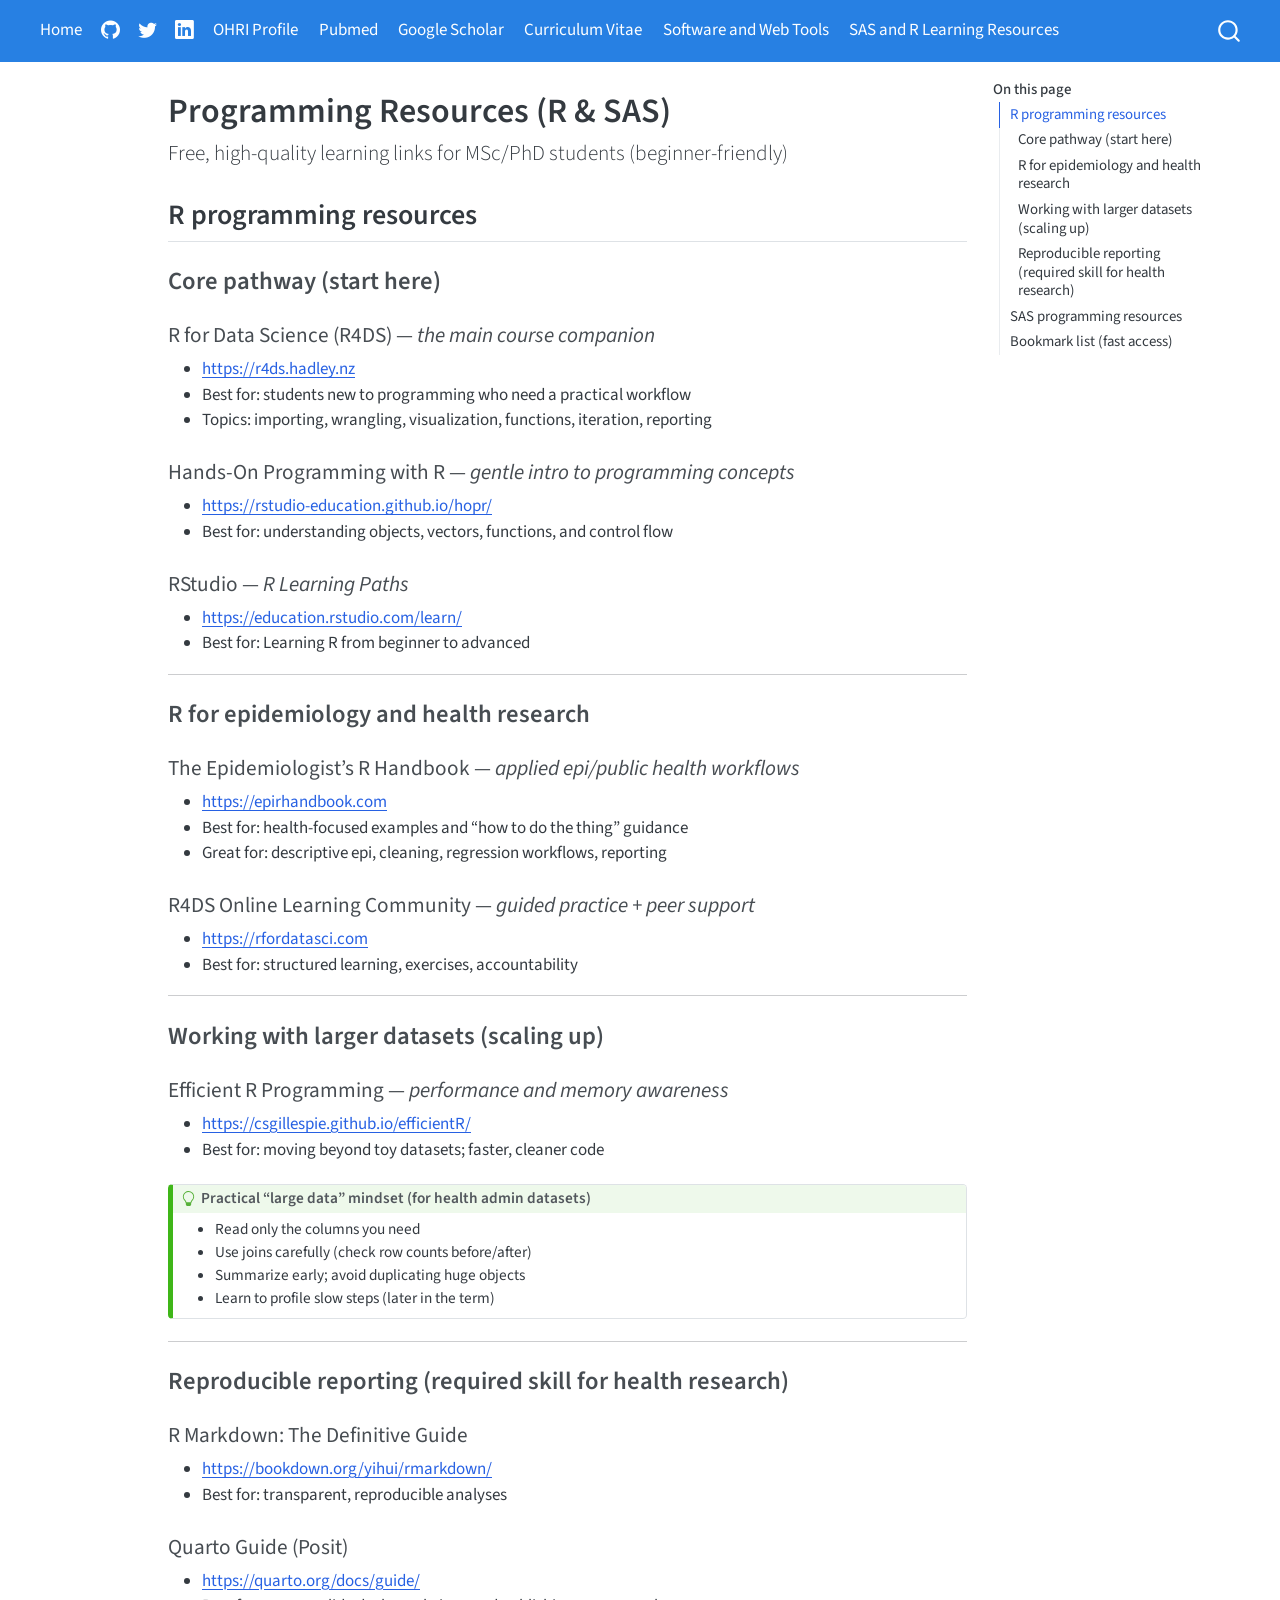
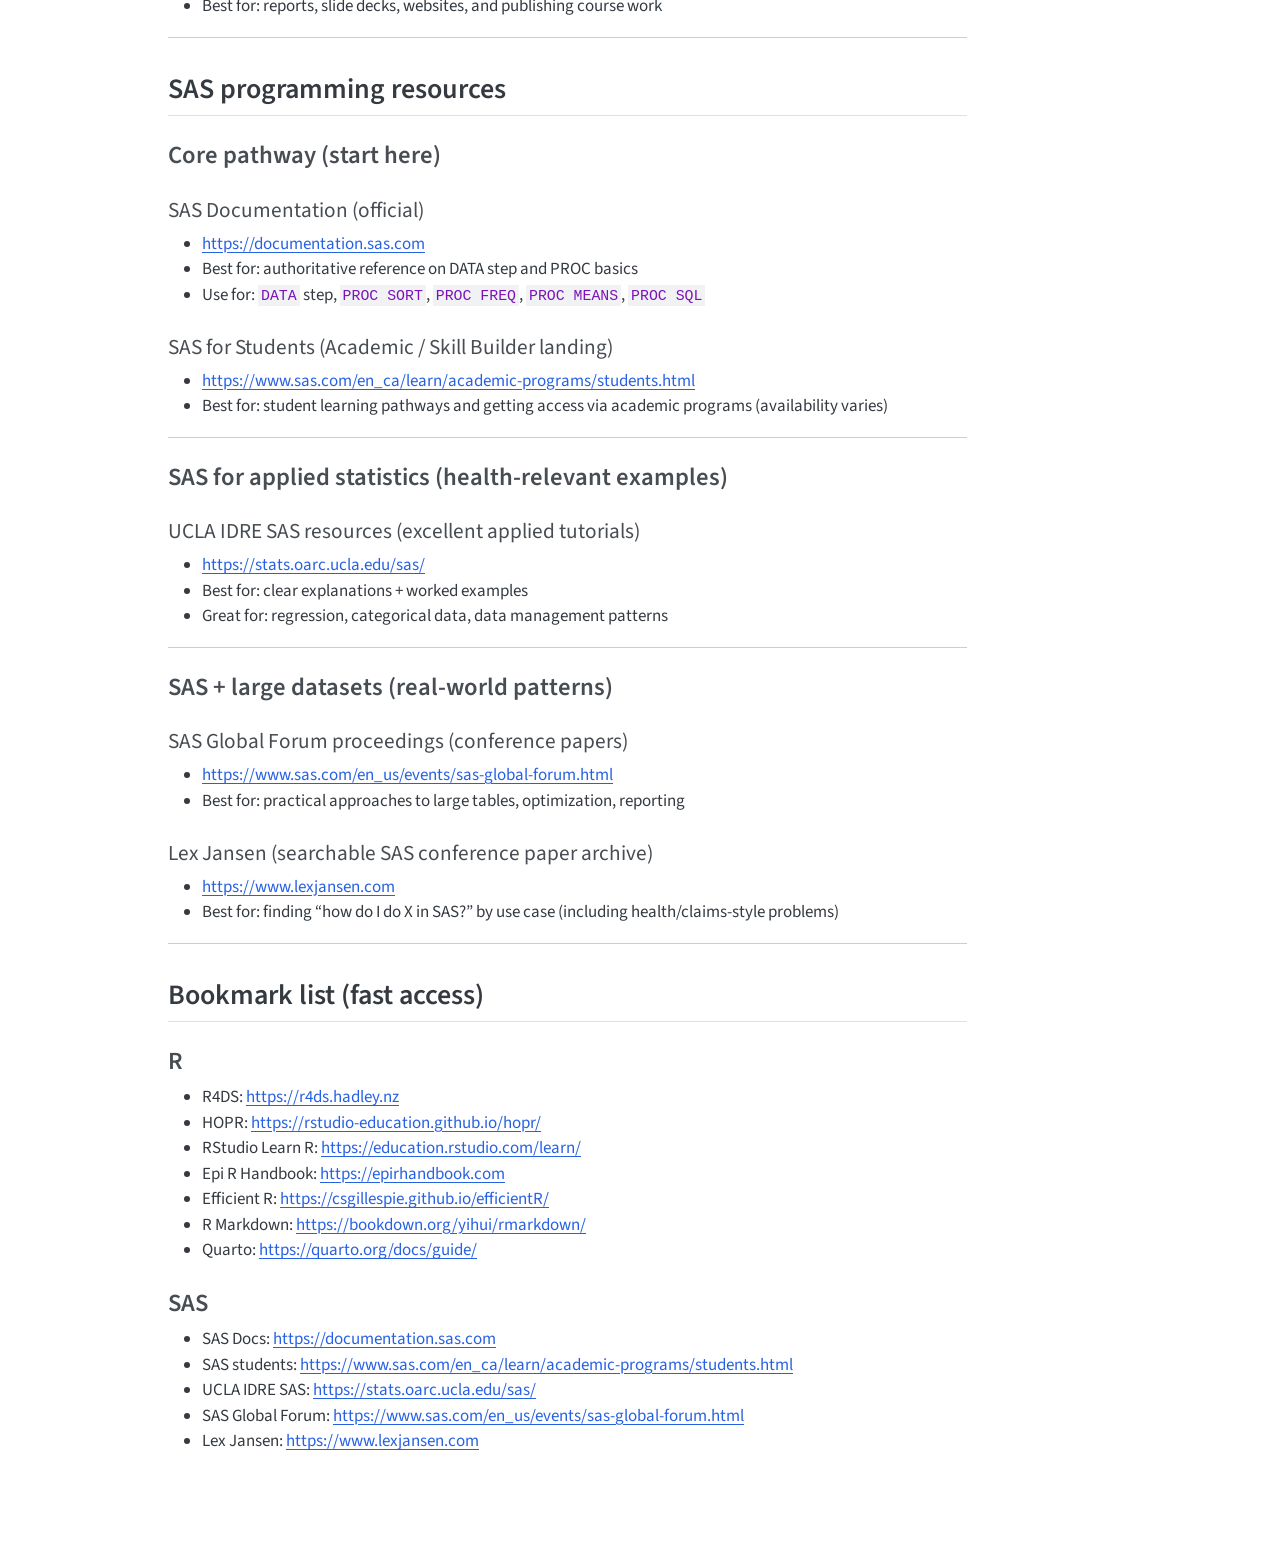
<file: docs/resources.html>
<!DOCTYPE html>
<html xmlns="http://www.w3.org/1999/xhtml" lang="en" xml:lang="en"><head>

<meta charset="utf-8">
<meta name="generator" content="quarto-1.8.27">

<meta name="viewport" content="width=device-width, initial-scale=1.0, user-scalable=yes">


<title>Programming Resources (R &amp; SAS)</title>
<style>
code{white-space: pre-wrap;}
span.smallcaps{font-variant: small-caps;}
div.columns{display: flex; gap: min(4vw, 1.5em);}
div.column{flex: auto; overflow-x: auto;}
div.hanging-indent{margin-left: 1.5em; text-indent: -1.5em;}
ul.task-list{list-style: none;}
ul.task-list li input[type="checkbox"] {
  width: 0.8em;
  margin: 0 0.8em 0.2em -1em; /* quarto-specific, see https://github.com/quarto-dev/quarto-cli/issues/4556 */ 
  vertical-align: middle;
}
</style>


<script src="site_libs/quarto-nav/quarto-nav.js"></script>
<script src="site_libs/quarto-nav/headroom.min.js"></script>
<script src="site_libs/clipboard/clipboard.min.js"></script>
<script src="site_libs/quarto-search/autocomplete.umd.js"></script>
<script src="site_libs/quarto-search/fuse.min.js"></script>
<script src="site_libs/quarto-search/quarto-search.js"></script>
<meta name="quarto:offset" content="./">
<script src="site_libs/quarto-html/quarto.js" type="module"></script>
<script src="site_libs/quarto-html/tabsets/tabsets.js" type="module"></script>
<script src="site_libs/quarto-html/axe/axe-check.js" type="module"></script>
<script src="site_libs/quarto-html/popper.min.js"></script>
<script src="site_libs/quarto-html/tippy.umd.min.js"></script>
<script src="site_libs/quarto-html/anchor.min.js"></script>
<link href="site_libs/quarto-html/tippy.css" rel="stylesheet">
<link href="site_libs/quarto-html/quarto-syntax-highlighting-ed96de9b727972fe78a7b5d16c58bf87.css" rel="stylesheet" id="quarto-text-highlighting-styles">
<script src="site_libs/bootstrap/bootstrap.min.js"></script>
<link href="site_libs/bootstrap/bootstrap-icons.css" rel="stylesheet">
<link href="site_libs/bootstrap/bootstrap-f245066ca199b7326ac6b360085ddf3a.min.css" rel="stylesheet" append-hash="true" id="quarto-bootstrap" data-mode="light">
<script id="quarto-search-options" type="application/json">{
  "location": "navbar",
  "copy-button": false,
  "collapse-after": 3,
  "panel-placement": "end",
  "type": "overlay",
  "limit": 50,
  "keyboard-shortcut": [
    "f",
    "/",
    "s"
  ],
  "show-item-context": false,
  "language": {
    "search-no-results-text": "No results",
    "search-matching-documents-text": "matching documents",
    "search-copy-link-title": "Copy link to search",
    "search-hide-matches-text": "Hide additional matches",
    "search-more-match-text": "more match in this document",
    "search-more-matches-text": "more matches in this document",
    "search-clear-button-title": "Clear",
    "search-text-placeholder": "",
    "search-detached-cancel-button-title": "Cancel",
    "search-submit-button-title": "Submit",
    "search-label": "Search"
  }
}</script>


<link rel="stylesheet" href="styles.css">
</head>

<body class="nav-fixed quarto-light">

<div id="quarto-search-results"></div>
  <header id="quarto-header" class="headroom fixed-top">
    <nav class="navbar navbar-expand-lg " data-bs-theme="dark">
      <div class="navbar-container container-fluid">
            <div id="quarto-search" class="" title="Search"></div>
          <button class="navbar-toggler" type="button" data-bs-toggle="collapse" data-bs-target="#navbarCollapse" aria-controls="navbarCollapse" role="menu" aria-expanded="false" aria-label="Toggle navigation" onclick="if (window.quartoToggleHeadroom) { window.quartoToggleHeadroom(); }">
  <span class="navbar-toggler-icon"></span>
</button>
          <div class="collapse navbar-collapse" id="navbarCollapse">
            <ul class="navbar-nav navbar-nav-scroll me-auto">
  <li class="nav-item">
    <a class="nav-link" href="./index.html"> 
<span class="menu-text">Home</span></a>
  </li>  
  <li class="nav-item compact">
    <a class="nav-link" href="https://github.com/stevenhawken"> <i class="bi bi-github" role="img">
</i> 
<span class="menu-text"></span></a>
  </li>  
  <li class="nav-item compact">
    <a class="nav-link" href="https://twitter.com/stevenhawken"> <i class="bi bi-twitter" role="img">
</i> 
<span class="menu-text"></span></a>
  </li>  
  <li class="nav-item compact">
    <a class="nav-link" href="https://linkedin.com/in/steven-hawken-16204579"> <i class="bi bi-linkedin" role="img">
</i> 
<span class="menu-text"></span></a>
  </li>  
  <li class="nav-item">
    <a class="nav-link" href="https://ohri.ca/en/find-researcher/steven-hawken"> 
<span class="menu-text">OHRI Profile</span></a>
  </li>  
  <li class="nav-item">
    <a class="nav-link" href="http://www.ncbi.nlm.nih.gov/sites/myncbi/collections/public/1j53ef-4jr6VXs7A-zYHqa7A9/?sort=date&amp;direction=descending"> 
<span class="menu-text">Pubmed</span></a>
  </li>  
  <li class="nav-item">
    <a class="nav-link" href="http://scholar.google.ca/citations?hl=en&amp;user=aTyysxgAAAAJ"> 
<span class="menu-text">Google Scholar</span></a>
  </li>  
  <li class="nav-item">
    <a class="nav-link" href="./cv.html"> 
<span class="menu-text">Curriculum Vitae</span></a>
  </li>  
  <li class="nav-item">
    <a class="nav-link" href="./software_and_web_tools.html"> 
<span class="menu-text">Software and Web Tools</span></a>
  </li>  
  <li class="nav-item">
    <a class="nav-link active" href="./resources.html" aria-current="page"> 
<span class="menu-text">SAS and R Learning Resources</span></a>
  </li>  
</ul>
          </div> <!-- /navcollapse -->
            <div class="quarto-navbar-tools">
</div>
      </div> <!-- /container-fluid -->
    </nav>
</header>
<!-- content -->
<div id="quarto-content" class="quarto-container page-columns page-rows-contents page-layout-article page-navbar">
<!-- sidebar -->
<!-- margin-sidebar -->
    <div id="quarto-margin-sidebar" class="sidebar margin-sidebar">
        <nav id="TOC" role="doc-toc" class="toc-active">
    <h2 id="toc-title">On this page</h2>
   
  <ul>
  <li><a href="#r-programming-resources" id="toc-r-programming-resources" class="nav-link active" data-scroll-target="#r-programming-resources">R programming resources</a>
  <ul class="collapse">
  <li><a href="#core-pathway-start-here" id="toc-core-pathway-start-here" class="nav-link" data-scroll-target="#core-pathway-start-here">Core pathway (start here)</a></li>
  <li><a href="#r-for-epidemiology-and-health-research" id="toc-r-for-epidemiology-and-health-research" class="nav-link" data-scroll-target="#r-for-epidemiology-and-health-research">R for epidemiology and health research</a></li>
  <li><a href="#working-with-larger-datasets-scaling-up" id="toc-working-with-larger-datasets-scaling-up" class="nav-link" data-scroll-target="#working-with-larger-datasets-scaling-up">Working with larger datasets (scaling up)</a></li>
  <li><a href="#reproducible-reporting-required-skill-for-health-research" id="toc-reproducible-reporting-required-skill-for-health-research" class="nav-link" data-scroll-target="#reproducible-reporting-required-skill-for-health-research">Reproducible reporting (required skill for health research)</a></li>
  </ul></li>
  <li><a href="#sas-programming-resources" id="toc-sas-programming-resources" class="nav-link" data-scroll-target="#sas-programming-resources">SAS programming resources</a>
  <ul class="collapse">
  <li><a href="#core-pathway-start-here-1" id="toc-core-pathway-start-here-1" class="nav-link" data-scroll-target="#core-pathway-start-here-1">Core pathway (start here)</a></li>
  <li><a href="#sas-for-applied-statistics-health-relevant-examples" id="toc-sas-for-applied-statistics-health-relevant-examples" class="nav-link" data-scroll-target="#sas-for-applied-statistics-health-relevant-examples">SAS for applied statistics (health-relevant examples)</a></li>
  <li><a href="#sas-large-datasets-real-world-patterns" id="toc-sas-large-datasets-real-world-patterns" class="nav-link" data-scroll-target="#sas-large-datasets-real-world-patterns">SAS + large datasets (real-world patterns)</a></li>
  </ul></li>
  <li><a href="#bookmark-list-fast-access" id="toc-bookmark-list-fast-access" class="nav-link" data-scroll-target="#bookmark-list-fast-access">Bookmark list (fast access)</a>
  <ul class="collapse">
  <li><a href="#r" id="toc-r" class="nav-link" data-scroll-target="#r">R</a></li>
  <li><a href="#sas" id="toc-sas" class="nav-link" data-scroll-target="#sas">SAS</a></li>
  </ul></li>
  </ul>
</nav>
    </div>
<!-- main -->
<main class="content" id="quarto-document-content">

<header id="title-block-header" class="quarto-title-block default">
<div class="quarto-title">
<h1 class="title">Programming Resources (R &amp; SAS)</h1>
<p class="subtitle lead">Free, high-quality learning links for MSc/PhD students (beginner-friendly)</p>
</div>



<div class="quarto-title-meta">

    
  
    
  </div>
  


</header>


<section id="r-programming-resources" class="level2">
<h2 class="anchored" data-anchor-id="r-programming-resources">R programming resources</h2>
<section id="core-pathway-start-here" class="level3">
<h3 class="anchored" data-anchor-id="core-pathway-start-here">Core pathway (start here)</h3>
<section id="r-for-data-science-r4ds-the-main-course-companion" class="level4">
<h4 class="anchored" data-anchor-id="r-for-data-science-r4ds-the-main-course-companion">R for Data Science (R4DS) — <em>the main course companion</em></h4>
<ul>
<li><a href="https://r4ds.hadley.nz" class="uri">https://r4ds.hadley.nz</a><br>
</li>
<li>Best for: students new to programming who need a practical workflow<br>
</li>
<li>Topics: importing, wrangling, visualization, functions, iteration, reporting</li>
</ul>
</section>
<section id="hands-on-programming-with-r-gentle-intro-to-programming-concepts" class="level4">
<h4 class="anchored" data-anchor-id="hands-on-programming-with-r-gentle-intro-to-programming-concepts">Hands-On Programming with R — <em>gentle intro to programming concepts</em></h4>
<ul>
<li><a href="https://rstudio-education.github.io/hopr/" class="uri">https://rstudio-education.github.io/hopr/</a><br>
</li>
<li>Best for: understanding objects, vectors, functions, and control flow</li>
</ul>
</section>
<section id="rstudio-r-learning-paths" class="level4">
<h4 class="anchored" data-anchor-id="rstudio-r-learning-paths">RStudio — <em>R Learning Paths</em></h4>
<ul>
<li><a href="https://education.rstudio.com/learn/" class="uri">https://education.rstudio.com/learn/</a><br>
</li>
<li>Best for: Learning R from beginner to advanced</li>
</ul>
<hr>
</section>
</section>
<section id="r-for-epidemiology-and-health-research" class="level3">
<h3 class="anchored" data-anchor-id="r-for-epidemiology-and-health-research">R for epidemiology and health research</h3>
<section id="the-epidemiologists-r-handbook-applied-epipublic-health-workflows" class="level4">
<h4 class="anchored" data-anchor-id="the-epidemiologists-r-handbook-applied-epipublic-health-workflows">The Epidemiologist’s R Handbook — <em>applied epi/public health workflows</em></h4>
<ul>
<li><a href="https://epirhandbook.com" class="uri">https://epirhandbook.com</a><br>
</li>
<li>Best for: health-focused examples and “how to do the thing” guidance<br>
</li>
<li>Great for: descriptive epi, cleaning, regression workflows, reporting</li>
</ul>
</section>
<section id="r4ds-online-learning-community-guided-practice-peer-support" class="level4">
<h4 class="anchored" data-anchor-id="r4ds-online-learning-community-guided-practice-peer-support">R4DS Online Learning Community — <em>guided practice + peer support</em></h4>
<ul>
<li><a href="https://rfordatasci.com" class="uri">https://rfordatasci.com</a><br>
</li>
<li>Best for: structured learning, exercises, accountability</li>
</ul>
<hr>
</section>
</section>
<section id="working-with-larger-datasets-scaling-up" class="level3">
<h3 class="anchored" data-anchor-id="working-with-larger-datasets-scaling-up">Working with larger datasets (scaling up)</h3>
<section id="efficient-r-programming-performance-and-memory-awareness" class="level4">
<h4 class="anchored" data-anchor-id="efficient-r-programming-performance-and-memory-awareness">Efficient R Programming — <em>performance and memory awareness</em></h4>
<ul>
<li><a href="https://csgillespie.github.io/efficientR/" class="uri">https://csgillespie.github.io/efficientR/</a><br>
</li>
<li>Best for: moving beyond toy datasets; faster, cleaner code</li>
</ul>
<div class="callout callout-style-default callout-tip callout-titled">
<div class="callout-header d-flex align-content-center">
<div class="callout-icon-container">
<i class="callout-icon"></i>
</div>
<div class="callout-title-container flex-fill">
<span class="screen-reader-only">Tip</span>Practical “large data” mindset (for health admin datasets)
</div>
</div>
<div class="callout-body-container callout-body">
<ul>
<li>Read only the columns you need<br>
</li>
<li>Use joins carefully (check row counts before/after)<br>
</li>
<li>Summarize early; avoid duplicating huge objects<br>
</li>
<li>Learn to profile slow steps (later in the term)</li>
</ul>
</div>
</div>
<hr>
</section>
</section>
<section id="reproducible-reporting-required-skill-for-health-research" class="level3">
<h3 class="anchored" data-anchor-id="reproducible-reporting-required-skill-for-health-research">Reproducible reporting (required skill for health research)</h3>
<section id="r-markdown-the-definitive-guide" class="level4">
<h4 class="anchored" data-anchor-id="r-markdown-the-definitive-guide">R Markdown: The Definitive Guide</h4>
<ul>
<li><a href="https://bookdown.org/yihui/rmarkdown/" class="uri">https://bookdown.org/yihui/rmarkdown/</a><br>
</li>
<li>Best for: transparent, reproducible analyses</li>
</ul>
</section>
<section id="quarto-guide-posit" class="level4">
<h4 class="anchored" data-anchor-id="quarto-guide-posit">Quarto Guide (Posit)</h4>
<ul>
<li><a href="https://quarto.org/docs/guide/" class="uri">https://quarto.org/docs/guide/</a><br>
</li>
<li>Best for: reports, slide decks, websites, and publishing course work</li>
</ul>
<hr>
</section>
</section>
</section>
<section id="sas-programming-resources" class="level2">
<h2 class="anchored" data-anchor-id="sas-programming-resources">SAS programming resources</h2>
<section id="core-pathway-start-here-1" class="level3">
<h3 class="anchored" data-anchor-id="core-pathway-start-here-1">Core pathway (start here)</h3>
<section id="sas-documentation-official" class="level4">
<h4 class="anchored" data-anchor-id="sas-documentation-official">SAS Documentation (official)</h4>
<ul>
<li><a href="https://documentation.sas.com" class="uri">https://documentation.sas.com</a><br>
</li>
<li>Best for: authoritative reference on DATA step and PROC basics<br>
</li>
<li>Use for: <code>DATA</code> step, <code>PROC SORT</code>, <code>PROC FREQ</code>, <code>PROC MEANS</code>, <code>PROC SQL</code></li>
</ul>
</section>
<section id="sas-for-students-academic-skill-builder-landing" class="level4">
<h4 class="anchored" data-anchor-id="sas-for-students-academic-skill-builder-landing">SAS for Students (Academic / Skill Builder landing)</h4>
<ul>
<li><a href="https://www.sas.com/en_ca/learn/academic-programs/students.html" class="uri">https://www.sas.com/en_ca/learn/academic-programs/students.html</a><br>
</li>
<li>Best for: student learning pathways and getting access via academic programs (availability varies)</li>
</ul>
<hr>
</section>
</section>
<section id="sas-for-applied-statistics-health-relevant-examples" class="level3">
<h3 class="anchored" data-anchor-id="sas-for-applied-statistics-health-relevant-examples">SAS for applied statistics (health-relevant examples)</h3>
<section id="ucla-idre-sas-resources-excellent-applied-tutorials" class="level4">
<h4 class="anchored" data-anchor-id="ucla-idre-sas-resources-excellent-applied-tutorials">UCLA IDRE SAS resources (excellent applied tutorials)</h4>
<ul>
<li><a href="https://stats.oarc.ucla.edu/sas/" class="uri">https://stats.oarc.ucla.edu/sas/</a><br>
</li>
<li>Best for: clear explanations + worked examples<br>
</li>
<li>Great for: regression, categorical data, data management patterns</li>
</ul>
<hr>
</section>
</section>
<section id="sas-large-datasets-real-world-patterns" class="level3">
<h3 class="anchored" data-anchor-id="sas-large-datasets-real-world-patterns">SAS + large datasets (real-world patterns)</h3>
<section id="sas-global-forum-proceedings-conference-papers" class="level4">
<h4 class="anchored" data-anchor-id="sas-global-forum-proceedings-conference-papers">SAS Global Forum proceedings (conference papers)</h4>
<ul>
<li><a href="https://www.sas.com/en_us/events/sas-global-forum.html" class="uri">https://www.sas.com/en_us/events/sas-global-forum.html</a><br>
</li>
<li>Best for: practical approaches to large tables, optimization, reporting</li>
</ul>
</section>
<section id="lex-jansen-searchable-sas-conference-paper-archive" class="level4">
<h4 class="anchored" data-anchor-id="lex-jansen-searchable-sas-conference-paper-archive">Lex Jansen (searchable SAS conference paper archive)</h4>
<ul>
<li><a href="https://www.lexjansen.com" class="uri">https://www.lexjansen.com</a><br>
</li>
<li>Best for: finding “how do I do X in SAS?” by use case (including health/claims-style problems)</li>
</ul>
<hr>
</section>
</section>
</section>
<section id="bookmark-list-fast-access" class="level2">
<h2 class="anchored" data-anchor-id="bookmark-list-fast-access">Bookmark list (fast access)</h2>
<section id="r" class="level3">
<h3 class="anchored" data-anchor-id="r">R</h3>
<ul>
<li>R4DS: <a href="https://r4ds.hadley.nz" class="uri">https://r4ds.hadley.nz</a><br>
</li>
<li>HOPR: <a href="https://rstudio-education.github.io/hopr/" class="uri">https://rstudio-education.github.io/hopr/</a><br>
</li>
<li>RStudio Learn R: <a href="https://education.rstudio.com/learn/" class="uri">https://education.rstudio.com/learn/</a><br>
</li>
<li>Epi R Handbook: <a href="https://epirhandbook.com" class="uri">https://epirhandbook.com</a><br>
</li>
<li>Efficient R: <a href="https://csgillespie.github.io/efficientR/" class="uri">https://csgillespie.github.io/efficientR/</a><br>
</li>
<li>R Markdown: <a href="https://bookdown.org/yihui/rmarkdown/" class="uri">https://bookdown.org/yihui/rmarkdown/</a><br>
</li>
<li>Quarto: <a href="https://quarto.org/docs/guide/" class="uri">https://quarto.org/docs/guide/</a></li>
</ul>
</section>
<section id="sas" class="level3">
<h3 class="anchored" data-anchor-id="sas">SAS</h3>
<ul>
<li>SAS Docs: <a href="https://documentation.sas.com" class="uri">https://documentation.sas.com</a><br>
</li>
<li>SAS students: <a href="https://www.sas.com/en_ca/learn/academic-programs/students.html" class="uri">https://www.sas.com/en_ca/learn/academic-programs/students.html</a><br>
</li>
<li>UCLA IDRE SAS: <a href="https://stats.oarc.ucla.edu/sas/" class="uri">https://stats.oarc.ucla.edu/sas/</a><br>
</li>
<li>SAS Global Forum: <a href="https://www.sas.com/en_us/events/sas-global-forum.html" class="uri">https://www.sas.com/en_us/events/sas-global-forum.html</a><br>
</li>
<li>Lex Jansen: <a href="https://www.lexjansen.com" class="uri">https://www.lexjansen.com</a></li>
</ul>


</section>
</section>

</main> <!-- /main -->
<script id="quarto-html-after-body" type="application/javascript">
  window.document.addEventListener("DOMContentLoaded", function (event) {
    const icon = "";
    const anchorJS = new window.AnchorJS();
    anchorJS.options = {
      placement: 'right',
      icon: icon
    };
    anchorJS.add('.anchored');
    const isCodeAnnotation = (el) => {
      for (const clz of el.classList) {
        if (clz.startsWith('code-annotation-')) {                     
          return true;
        }
      }
      return false;
    }
    const onCopySuccess = function(e) {
      // button target
      const button = e.trigger;
      // don't keep focus
      button.blur();
      // flash "checked"
      button.classList.add('code-copy-button-checked');
      var currentTitle = button.getAttribute("title");
      button.setAttribute("title", "Copied!");
      let tooltip;
      if (window.bootstrap) {
        button.setAttribute("data-bs-toggle", "tooltip");
        button.setAttribute("data-bs-placement", "left");
        button.setAttribute("data-bs-title", "Copied!");
        tooltip = new bootstrap.Tooltip(button, 
          { trigger: "manual", 
            customClass: "code-copy-button-tooltip",
            offset: [0, -8]});
        tooltip.show();    
      }
      setTimeout(function() {
        if (tooltip) {
          tooltip.hide();
          button.removeAttribute("data-bs-title");
          button.removeAttribute("data-bs-toggle");
          button.removeAttribute("data-bs-placement");
        }
        button.setAttribute("title", currentTitle);
        button.classList.remove('code-copy-button-checked');
      }, 1000);
      // clear code selection
      e.clearSelection();
    }
    const getTextToCopy = function(trigger) {
      const outerScaffold = trigger.parentElement.cloneNode(true);
      const codeEl = outerScaffold.querySelector('code');
      for (const childEl of codeEl.children) {
        if (isCodeAnnotation(childEl)) {
          childEl.remove();
        }
      }
      return codeEl.innerText;
    }
    const clipboard = new window.ClipboardJS('.code-copy-button:not([data-in-quarto-modal])', {
      text: getTextToCopy
    });
    clipboard.on('success', onCopySuccess);
    if (window.document.getElementById('quarto-embedded-source-code-modal')) {
      const clipboardModal = new window.ClipboardJS('.code-copy-button[data-in-quarto-modal]', {
        text: getTextToCopy,
        container: window.document.getElementById('quarto-embedded-source-code-modal')
      });
      clipboardModal.on('success', onCopySuccess);
    }
      var localhostRegex = new RegExp(/^(?:http|https):\/\/localhost\:?[0-9]*\//);
      var mailtoRegex = new RegExp(/^mailto:/);
        var filterRegex = new RegExp('/' + window.location.host + '/');
      var isInternal = (href) => {
          return filterRegex.test(href) || localhostRegex.test(href) || mailtoRegex.test(href);
      }
      // Inspect non-navigation links and adorn them if external
     var links = window.document.querySelectorAll('a[href]:not(.nav-link):not(.navbar-brand):not(.toc-action):not(.sidebar-link):not(.sidebar-item-toggle):not(.pagination-link):not(.no-external):not([aria-hidden]):not(.dropdown-item):not(.quarto-navigation-tool):not(.about-link)');
      for (var i=0; i<links.length; i++) {
        const link = links[i];
        if (!isInternal(link.href)) {
          // undo the damage that might have been done by quarto-nav.js in the case of
          // links that we want to consider external
          if (link.dataset.originalHref !== undefined) {
            link.href = link.dataset.originalHref;
          }
        }
      }
    function tippyHover(el, contentFn, onTriggerFn, onUntriggerFn) {
      const config = {
        allowHTML: true,
        maxWidth: 500,
        delay: 100,
        arrow: false,
        appendTo: function(el) {
            return el.parentElement;
        },
        interactive: true,
        interactiveBorder: 10,
        theme: 'quarto',
        placement: 'bottom-start',
      };
      if (contentFn) {
        config.content = contentFn;
      }
      if (onTriggerFn) {
        config.onTrigger = onTriggerFn;
      }
      if (onUntriggerFn) {
        config.onUntrigger = onUntriggerFn;
      }
      window.tippy(el, config); 
    }
    const noterefs = window.document.querySelectorAll('a[role="doc-noteref"]');
    for (var i=0; i<noterefs.length; i++) {
      const ref = noterefs[i];
      tippyHover(ref, function() {
        // use id or data attribute instead here
        let href = ref.getAttribute('data-footnote-href') || ref.getAttribute('href');
        try { href = new URL(href).hash; } catch {}
        const id = href.replace(/^#\/?/, "");
        const note = window.document.getElementById(id);
        if (note) {
          return note.innerHTML;
        } else {
          return "";
        }
      });
    }
    const xrefs = window.document.querySelectorAll('a.quarto-xref');
    const processXRef = (id, note) => {
      // Strip column container classes
      const stripColumnClz = (el) => {
        el.classList.remove("page-full", "page-columns");
        if (el.children) {
          for (const child of el.children) {
            stripColumnClz(child);
          }
        }
      }
      stripColumnClz(note)
      if (id === null || id.startsWith('sec-')) {
        // Special case sections, only their first couple elements
        const container = document.createElement("div");
        if (note.children && note.children.length > 2) {
          container.appendChild(note.children[0].cloneNode(true));
          for (let i = 1; i < note.children.length; i++) {
            const child = note.children[i];
            if (child.tagName === "P" && child.innerText === "") {
              continue;
            } else {
              container.appendChild(child.cloneNode(true));
              break;
            }
          }
          if (window.Quarto?.typesetMath) {
            window.Quarto.typesetMath(container);
          }
          return container.innerHTML
        } else {
          if (window.Quarto?.typesetMath) {
            window.Quarto.typesetMath(note);
          }
          return note.innerHTML;
        }
      } else {
        // Remove any anchor links if they are present
        const anchorLink = note.querySelector('a.anchorjs-link');
        if (anchorLink) {
          anchorLink.remove();
        }
        if (window.Quarto?.typesetMath) {
          window.Quarto.typesetMath(note);
        }
        if (note.classList.contains("callout")) {
          return note.outerHTML;
        } else {
          return note.innerHTML;
        }
      }
    }
    for (var i=0; i<xrefs.length; i++) {
      const xref = xrefs[i];
      tippyHover(xref, undefined, function(instance) {
        instance.disable();
        let url = xref.getAttribute('href');
        let hash = undefined; 
        if (url.startsWith('#')) {
          hash = url;
        } else {
          try { hash = new URL(url).hash; } catch {}
        }
        if (hash) {
          const id = hash.replace(/^#\/?/, "");
          const note = window.document.getElementById(id);
          if (note !== null) {
            try {
              const html = processXRef(id, note.cloneNode(true));
              instance.setContent(html);
            } finally {
              instance.enable();
              instance.show();
            }
          } else {
            // See if we can fetch this
            fetch(url.split('#')[0])
            .then(res => res.text())
            .then(html => {
              const parser = new DOMParser();
              const htmlDoc = parser.parseFromString(html, "text/html");
              const note = htmlDoc.getElementById(id);
              if (note !== null) {
                const html = processXRef(id, note);
                instance.setContent(html);
              } 
            }).finally(() => {
              instance.enable();
              instance.show();
            });
          }
        } else {
          // See if we can fetch a full url (with no hash to target)
          // This is a special case and we should probably do some content thinning / targeting
          fetch(url)
          .then(res => res.text())
          .then(html => {
            const parser = new DOMParser();
            const htmlDoc = parser.parseFromString(html, "text/html");
            const note = htmlDoc.querySelector('main.content');
            if (note !== null) {
              // This should only happen for chapter cross references
              // (since there is no id in the URL)
              // remove the first header
              if (note.children.length > 0 && note.children[0].tagName === "HEADER") {
                note.children[0].remove();
              }
              const html = processXRef(null, note);
              instance.setContent(html);
            } 
          }).finally(() => {
            instance.enable();
            instance.show();
          });
        }
      }, function(instance) {
      });
    }
        let selectedAnnoteEl;
        const selectorForAnnotation = ( cell, annotation) => {
          let cellAttr = 'data-code-cell="' + cell + '"';
          let lineAttr = 'data-code-annotation="' +  annotation + '"';
          const selector = 'span[' + cellAttr + '][' + lineAttr + ']';
          return selector;
        }
        const selectCodeLines = (annoteEl) => {
          const doc = window.document;
          const targetCell = annoteEl.getAttribute("data-target-cell");
          const targetAnnotation = annoteEl.getAttribute("data-target-annotation");
          const annoteSpan = window.document.querySelector(selectorForAnnotation(targetCell, targetAnnotation));
          const lines = annoteSpan.getAttribute("data-code-lines").split(",");
          const lineIds = lines.map((line) => {
            return targetCell + "-" + line;
          })
          let top = null;
          let height = null;
          let parent = null;
          if (lineIds.length > 0) {
              //compute the position of the single el (top and bottom and make a div)
              const el = window.document.getElementById(lineIds[0]);
              top = el.offsetTop;
              height = el.offsetHeight;
              parent = el.parentElement.parentElement;
            if (lineIds.length > 1) {
              const lastEl = window.document.getElementById(lineIds[lineIds.length - 1]);
              const bottom = lastEl.offsetTop + lastEl.offsetHeight;
              height = bottom - top;
            }
            if (top !== null && height !== null && parent !== null) {
              // cook up a div (if necessary) and position it 
              let div = window.document.getElementById("code-annotation-line-highlight");
              if (div === null) {
                div = window.document.createElement("div");
                div.setAttribute("id", "code-annotation-line-highlight");
                div.style.position = 'absolute';
                parent.appendChild(div);
              }
              div.style.top = top - 2 + "px";
              div.style.height = height + 4 + "px";
              div.style.left = 0;
              let gutterDiv = window.document.getElementById("code-annotation-line-highlight-gutter");
              if (gutterDiv === null) {
                gutterDiv = window.document.createElement("div");
                gutterDiv.setAttribute("id", "code-annotation-line-highlight-gutter");
                gutterDiv.style.position = 'absolute';
                const codeCell = window.document.getElementById(targetCell);
                const gutter = codeCell.querySelector('.code-annotation-gutter');
                gutter.appendChild(gutterDiv);
              }
              gutterDiv.style.top = top - 2 + "px";
              gutterDiv.style.height = height + 4 + "px";
            }
            selectedAnnoteEl = annoteEl;
          }
        };
        const unselectCodeLines = () => {
          const elementsIds = ["code-annotation-line-highlight", "code-annotation-line-highlight-gutter"];
          elementsIds.forEach((elId) => {
            const div = window.document.getElementById(elId);
            if (div) {
              div.remove();
            }
          });
          selectedAnnoteEl = undefined;
        };
          // Handle positioning of the toggle
      window.addEventListener(
        "resize",
        throttle(() => {
          elRect = undefined;
          if (selectedAnnoteEl) {
            selectCodeLines(selectedAnnoteEl);
          }
        }, 10)
      );
      function throttle(fn, ms) {
      let throttle = false;
      let timer;
        return (...args) => {
          if(!throttle) { // first call gets through
              fn.apply(this, args);
              throttle = true;
          } else { // all the others get throttled
              if(timer) clearTimeout(timer); // cancel #2
              timer = setTimeout(() => {
                fn.apply(this, args);
                timer = throttle = false;
              }, ms);
          }
        };
      }
        // Attach click handler to the DT
        const annoteDls = window.document.querySelectorAll('dt[data-target-cell]');
        for (const annoteDlNode of annoteDls) {
          annoteDlNode.addEventListener('click', (event) => {
            const clickedEl = event.target;
            if (clickedEl !== selectedAnnoteEl) {
              unselectCodeLines();
              const activeEl = window.document.querySelector('dt[data-target-cell].code-annotation-active');
              if (activeEl) {
                activeEl.classList.remove('code-annotation-active');
              }
              selectCodeLines(clickedEl);
              clickedEl.classList.add('code-annotation-active');
            } else {
              // Unselect the line
              unselectCodeLines();
              clickedEl.classList.remove('code-annotation-active');
            }
          });
        }
    const findCites = (el) => {
      const parentEl = el.parentElement;
      if (parentEl) {
        const cites = parentEl.dataset.cites;
        if (cites) {
          return {
            el,
            cites: cites.split(' ')
          };
        } else {
          return findCites(el.parentElement)
        }
      } else {
        return undefined;
      }
    };
    var bibliorefs = window.document.querySelectorAll('a[role="doc-biblioref"]');
    for (var i=0; i<bibliorefs.length; i++) {
      const ref = bibliorefs[i];
      const citeInfo = findCites(ref);
      if (citeInfo) {
        tippyHover(citeInfo.el, function() {
          var popup = window.document.createElement('div');
          citeInfo.cites.forEach(function(cite) {
            var citeDiv = window.document.createElement('div');
            citeDiv.classList.add('hanging-indent');
            citeDiv.classList.add('csl-entry');
            var biblioDiv = window.document.getElementById('ref-' + cite);
            if (biblioDiv) {
              citeDiv.innerHTML = biblioDiv.innerHTML;
            }
            popup.appendChild(citeDiv);
          });
          return popup.innerHTML;
        });
      }
    }
  });
  </script>
</div> <!-- /content -->




</body></html>
</file>
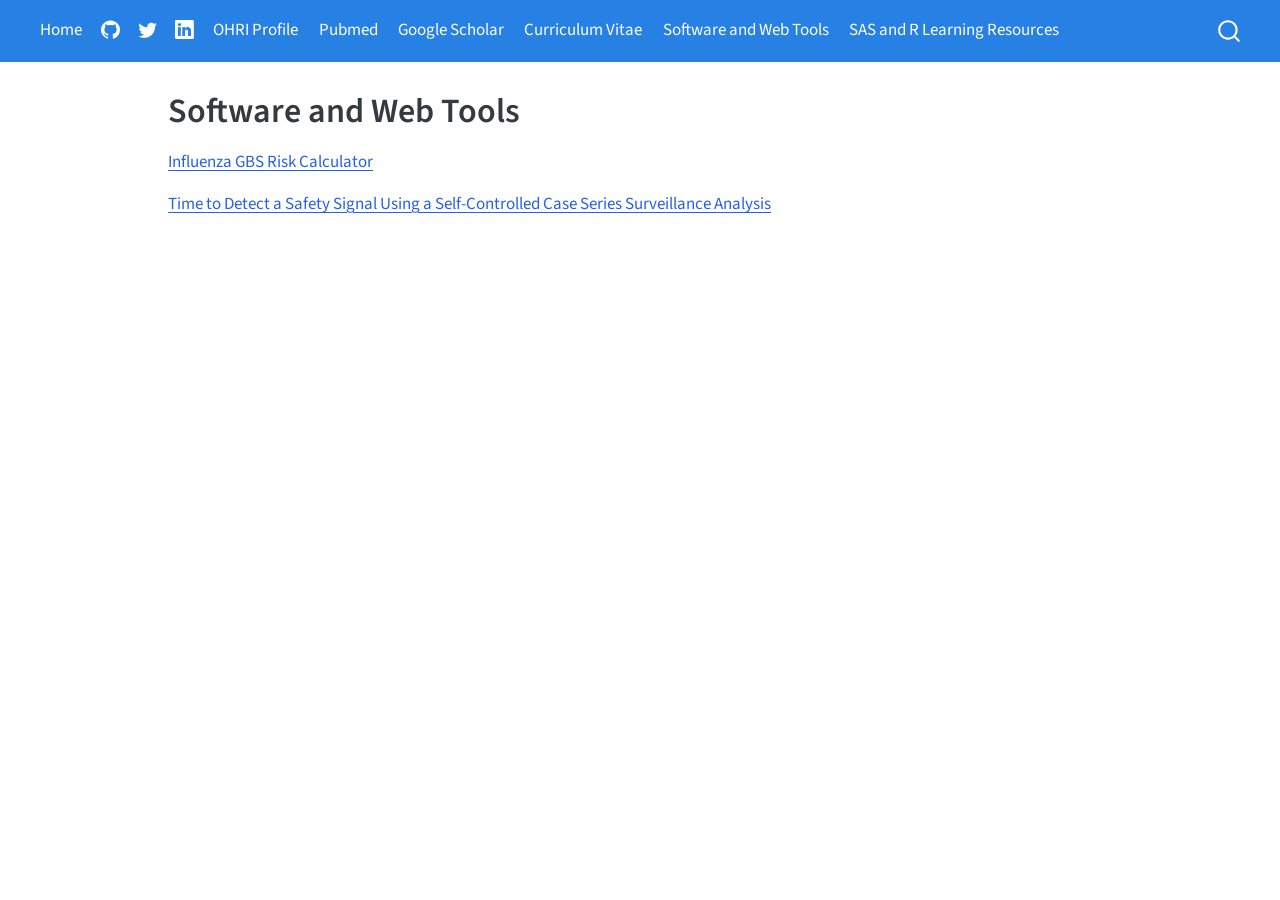
<file: docs/software_and_web_tools.html>
<!DOCTYPE html>
<html xmlns="http://www.w3.org/1999/xhtml" lang="en" xml:lang="en"><head>

<meta charset="utf-8">
<meta name="generator" content="quarto-1.8.27">

<meta name="viewport" content="width=device-width, initial-scale=1.0, user-scalable=yes">


<title>Software and Web Tools</title>
<style>
code{white-space: pre-wrap;}
span.smallcaps{font-variant: small-caps;}
div.columns{display: flex; gap: min(4vw, 1.5em);}
div.column{flex: auto; overflow-x: auto;}
div.hanging-indent{margin-left: 1.5em; text-indent: -1.5em;}
ul.task-list{list-style: none;}
ul.task-list li input[type="checkbox"] {
  width: 0.8em;
  margin: 0 0.8em 0.2em -1em; /* quarto-specific, see https://github.com/quarto-dev/quarto-cli/issues/4556 */ 
  vertical-align: middle;
}
</style>


<script src="site_libs/quarto-nav/quarto-nav.js"></script>
<script src="site_libs/quarto-nav/headroom.min.js"></script>
<script src="site_libs/clipboard/clipboard.min.js"></script>
<script src="site_libs/quarto-search/autocomplete.umd.js"></script>
<script src="site_libs/quarto-search/fuse.min.js"></script>
<script src="site_libs/quarto-search/quarto-search.js"></script>
<meta name="quarto:offset" content="./">
<script src="site_libs/quarto-html/quarto.js" type="module"></script>
<script src="site_libs/quarto-html/tabsets/tabsets.js" type="module"></script>
<script src="site_libs/quarto-html/axe/axe-check.js" type="module"></script>
<script src="site_libs/quarto-html/popper.min.js"></script>
<script src="site_libs/quarto-html/tippy.umd.min.js"></script>
<script src="site_libs/quarto-html/anchor.min.js"></script>
<link href="site_libs/quarto-html/tippy.css" rel="stylesheet">
<link href="site_libs/quarto-html/quarto-syntax-highlighting-ed96de9b727972fe78a7b5d16c58bf87.css" rel="stylesheet" id="quarto-text-highlighting-styles">
<script src="site_libs/bootstrap/bootstrap.min.js"></script>
<link href="site_libs/bootstrap/bootstrap-icons.css" rel="stylesheet">
<link href="site_libs/bootstrap/bootstrap-f245066ca199b7326ac6b360085ddf3a.min.css" rel="stylesheet" append-hash="true" id="quarto-bootstrap" data-mode="light">
<script id="quarto-search-options" type="application/json">{
  "location": "navbar",
  "copy-button": false,
  "collapse-after": 3,
  "panel-placement": "end",
  "type": "overlay",
  "limit": 50,
  "keyboard-shortcut": [
    "f",
    "/",
    "s"
  ],
  "show-item-context": false,
  "language": {
    "search-no-results-text": "No results",
    "search-matching-documents-text": "matching documents",
    "search-copy-link-title": "Copy link to search",
    "search-hide-matches-text": "Hide additional matches",
    "search-more-match-text": "more match in this document",
    "search-more-matches-text": "more matches in this document",
    "search-clear-button-title": "Clear",
    "search-text-placeholder": "",
    "search-detached-cancel-button-title": "Cancel",
    "search-submit-button-title": "Submit",
    "search-label": "Search"
  }
}</script>


<link rel="stylesheet" href="styles.css">
</head>

<body class="nav-fixed quarto-light">

<div id="quarto-search-results"></div>
  <header id="quarto-header" class="headroom fixed-top">
    <nav class="navbar navbar-expand-lg " data-bs-theme="dark">
      <div class="navbar-container container-fluid">
            <div id="quarto-search" class="" title="Search"></div>
          <button class="navbar-toggler" type="button" data-bs-toggle="collapse" data-bs-target="#navbarCollapse" aria-controls="navbarCollapse" role="menu" aria-expanded="false" aria-label="Toggle navigation" onclick="if (window.quartoToggleHeadroom) { window.quartoToggleHeadroom(); }">
  <span class="navbar-toggler-icon"></span>
</button>
          <div class="collapse navbar-collapse" id="navbarCollapse">
            <ul class="navbar-nav navbar-nav-scroll me-auto">
  <li class="nav-item">
    <a class="nav-link" href="./index.html"> 
<span class="menu-text">Home</span></a>
  </li>  
  <li class="nav-item compact">
    <a class="nav-link" href="https://github.com/stevenhawken"> <i class="bi bi-github" role="img">
</i> 
<span class="menu-text"></span></a>
  </li>  
  <li class="nav-item compact">
    <a class="nav-link" href="https://twitter.com/stevenhawken"> <i class="bi bi-twitter" role="img">
</i> 
<span class="menu-text"></span></a>
  </li>  
  <li class="nav-item compact">
    <a class="nav-link" href="https://linkedin.com/in/steven-hawken-16204579"> <i class="bi bi-linkedin" role="img">
</i> 
<span class="menu-text"></span></a>
  </li>  
  <li class="nav-item">
    <a class="nav-link" href="https://ohri.ca/en/find-researcher/steven-hawken"> 
<span class="menu-text">OHRI Profile</span></a>
  </li>  
  <li class="nav-item">
    <a class="nav-link" href="http://www.ncbi.nlm.nih.gov/sites/myncbi/collections/public/1j53ef-4jr6VXs7A-zYHqa7A9/?sort=date&amp;direction=descending"> 
<span class="menu-text">Pubmed</span></a>
  </li>  
  <li class="nav-item">
    <a class="nav-link" href="http://scholar.google.ca/citations?hl=en&amp;user=aTyysxgAAAAJ"> 
<span class="menu-text">Google Scholar</span></a>
  </li>  
  <li class="nav-item">
    <a class="nav-link" href="./cv.html"> 
<span class="menu-text">Curriculum Vitae</span></a>
  </li>  
  <li class="nav-item">
    <a class="nav-link active" href="./software_and_web_tools.html" aria-current="page"> 
<span class="menu-text">Software and Web Tools</span></a>
  </li>  
  <li class="nav-item">
    <a class="nav-link" href="./resources.html"> 
<span class="menu-text">SAS and R Learning Resources</span></a>
  </li>  
</ul>
          </div> <!-- /navcollapse -->
            <div class="quarto-navbar-tools">
</div>
      </div> <!-- /container-fluid -->
    </nav>
</header>
<!-- content -->
<div id="quarto-content" class="quarto-container page-columns page-rows-contents page-layout-article page-navbar">
<!-- sidebar -->
<!-- margin-sidebar -->
    <div id="quarto-margin-sidebar" class="sidebar margin-sidebar zindex-bottom">
        
    </div>
<!-- main -->
<main class="content" id="quarto-document-content">

<header id="title-block-header" class="quarto-title-block default">
<div class="quarto-title">
<h1 class="title">Software and Web Tools</h1>
</div>



<div class="quarto-title-meta">

    
  
    
  </div>
  


</header>


<p><a href="https://stevenhawken.shinyapps.io/FluGBSapp">Influenza GBS Risk Calculator</a></p>
<p><a href="https://stevenhawken.shinyapps.io/sccs_time_to_detect">Time to Detect a Safety Signal Using a Self-Controlled Case Series Surveillance Analysis</a></p>



</main> <!-- /main -->
<script id="quarto-html-after-body" type="application/javascript">
  window.document.addEventListener("DOMContentLoaded", function (event) {
    const icon = "";
    const anchorJS = new window.AnchorJS();
    anchorJS.options = {
      placement: 'right',
      icon: icon
    };
    anchorJS.add('.anchored');
    const isCodeAnnotation = (el) => {
      for (const clz of el.classList) {
        if (clz.startsWith('code-annotation-')) {                     
          return true;
        }
      }
      return false;
    }
    const onCopySuccess = function(e) {
      // button target
      const button = e.trigger;
      // don't keep focus
      button.blur();
      // flash "checked"
      button.classList.add('code-copy-button-checked');
      var currentTitle = button.getAttribute("title");
      button.setAttribute("title", "Copied!");
      let tooltip;
      if (window.bootstrap) {
        button.setAttribute("data-bs-toggle", "tooltip");
        button.setAttribute("data-bs-placement", "left");
        button.setAttribute("data-bs-title", "Copied!");
        tooltip = new bootstrap.Tooltip(button, 
          { trigger: "manual", 
            customClass: "code-copy-button-tooltip",
            offset: [0, -8]});
        tooltip.show();    
      }
      setTimeout(function() {
        if (tooltip) {
          tooltip.hide();
          button.removeAttribute("data-bs-title");
          button.removeAttribute("data-bs-toggle");
          button.removeAttribute("data-bs-placement");
        }
        button.setAttribute("title", currentTitle);
        button.classList.remove('code-copy-button-checked');
      }, 1000);
      // clear code selection
      e.clearSelection();
    }
    const getTextToCopy = function(trigger) {
      const outerScaffold = trigger.parentElement.cloneNode(true);
      const codeEl = outerScaffold.querySelector('code');
      for (const childEl of codeEl.children) {
        if (isCodeAnnotation(childEl)) {
          childEl.remove();
        }
      }
      return codeEl.innerText;
    }
    const clipboard = new window.ClipboardJS('.code-copy-button:not([data-in-quarto-modal])', {
      text: getTextToCopy
    });
    clipboard.on('success', onCopySuccess);
    if (window.document.getElementById('quarto-embedded-source-code-modal')) {
      const clipboardModal = new window.ClipboardJS('.code-copy-button[data-in-quarto-modal]', {
        text: getTextToCopy,
        container: window.document.getElementById('quarto-embedded-source-code-modal')
      });
      clipboardModal.on('success', onCopySuccess);
    }
      var localhostRegex = new RegExp(/^(?:http|https):\/\/localhost\:?[0-9]*\//);
      var mailtoRegex = new RegExp(/^mailto:/);
        var filterRegex = new RegExp('/' + window.location.host + '/');
      var isInternal = (href) => {
          return filterRegex.test(href) || localhostRegex.test(href) || mailtoRegex.test(href);
      }
      // Inspect non-navigation links and adorn them if external
     var links = window.document.querySelectorAll('a[href]:not(.nav-link):not(.navbar-brand):not(.toc-action):not(.sidebar-link):not(.sidebar-item-toggle):not(.pagination-link):not(.no-external):not([aria-hidden]):not(.dropdown-item):not(.quarto-navigation-tool):not(.about-link)');
      for (var i=0; i<links.length; i++) {
        const link = links[i];
        if (!isInternal(link.href)) {
          // undo the damage that might have been done by quarto-nav.js in the case of
          // links that we want to consider external
          if (link.dataset.originalHref !== undefined) {
            link.href = link.dataset.originalHref;
          }
        }
      }
    function tippyHover(el, contentFn, onTriggerFn, onUntriggerFn) {
      const config = {
        allowHTML: true,
        maxWidth: 500,
        delay: 100,
        arrow: false,
        appendTo: function(el) {
            return el.parentElement;
        },
        interactive: true,
        interactiveBorder: 10,
        theme: 'quarto',
        placement: 'bottom-start',
      };
      if (contentFn) {
        config.content = contentFn;
      }
      if (onTriggerFn) {
        config.onTrigger = onTriggerFn;
      }
      if (onUntriggerFn) {
        config.onUntrigger = onUntriggerFn;
      }
      window.tippy(el, config); 
    }
    const noterefs = window.document.querySelectorAll('a[role="doc-noteref"]');
    for (var i=0; i<noterefs.length; i++) {
      const ref = noterefs[i];
      tippyHover(ref, function() {
        // use id or data attribute instead here
        let href = ref.getAttribute('data-footnote-href') || ref.getAttribute('href');
        try { href = new URL(href).hash; } catch {}
        const id = href.replace(/^#\/?/, "");
        const note = window.document.getElementById(id);
        if (note) {
          return note.innerHTML;
        } else {
          return "";
        }
      });
    }
    const xrefs = window.document.querySelectorAll('a.quarto-xref');
    const processXRef = (id, note) => {
      // Strip column container classes
      const stripColumnClz = (el) => {
        el.classList.remove("page-full", "page-columns");
        if (el.children) {
          for (const child of el.children) {
            stripColumnClz(child);
          }
        }
      }
      stripColumnClz(note)
      if (id === null || id.startsWith('sec-')) {
        // Special case sections, only their first couple elements
        const container = document.createElement("div");
        if (note.children && note.children.length > 2) {
          container.appendChild(note.children[0].cloneNode(true));
          for (let i = 1; i < note.children.length; i++) {
            const child = note.children[i];
            if (child.tagName === "P" && child.innerText === "") {
              continue;
            } else {
              container.appendChild(child.cloneNode(true));
              break;
            }
          }
          if (window.Quarto?.typesetMath) {
            window.Quarto.typesetMath(container);
          }
          return container.innerHTML
        } else {
          if (window.Quarto?.typesetMath) {
            window.Quarto.typesetMath(note);
          }
          return note.innerHTML;
        }
      } else {
        // Remove any anchor links if they are present
        const anchorLink = note.querySelector('a.anchorjs-link');
        if (anchorLink) {
          anchorLink.remove();
        }
        if (window.Quarto?.typesetMath) {
          window.Quarto.typesetMath(note);
        }
        if (note.classList.contains("callout")) {
          return note.outerHTML;
        } else {
          return note.innerHTML;
        }
      }
    }
    for (var i=0; i<xrefs.length; i++) {
      const xref = xrefs[i];
      tippyHover(xref, undefined, function(instance) {
        instance.disable();
        let url = xref.getAttribute('href');
        let hash = undefined; 
        if (url.startsWith('#')) {
          hash = url;
        } else {
          try { hash = new URL(url).hash; } catch {}
        }
        if (hash) {
          const id = hash.replace(/^#\/?/, "");
          const note = window.document.getElementById(id);
          if (note !== null) {
            try {
              const html = processXRef(id, note.cloneNode(true));
              instance.setContent(html);
            } finally {
              instance.enable();
              instance.show();
            }
          } else {
            // See if we can fetch this
            fetch(url.split('#')[0])
            .then(res => res.text())
            .then(html => {
              const parser = new DOMParser();
              const htmlDoc = parser.parseFromString(html, "text/html");
              const note = htmlDoc.getElementById(id);
              if (note !== null) {
                const html = processXRef(id, note);
                instance.setContent(html);
              } 
            }).finally(() => {
              instance.enable();
              instance.show();
            });
          }
        } else {
          // See if we can fetch a full url (with no hash to target)
          // This is a special case and we should probably do some content thinning / targeting
          fetch(url)
          .then(res => res.text())
          .then(html => {
            const parser = new DOMParser();
            const htmlDoc = parser.parseFromString(html, "text/html");
            const note = htmlDoc.querySelector('main.content');
            if (note !== null) {
              // This should only happen for chapter cross references
              // (since there is no id in the URL)
              // remove the first header
              if (note.children.length > 0 && note.children[0].tagName === "HEADER") {
                note.children[0].remove();
              }
              const html = processXRef(null, note);
              instance.setContent(html);
            } 
          }).finally(() => {
            instance.enable();
            instance.show();
          });
        }
      }, function(instance) {
      });
    }
        let selectedAnnoteEl;
        const selectorForAnnotation = ( cell, annotation) => {
          let cellAttr = 'data-code-cell="' + cell + '"';
          let lineAttr = 'data-code-annotation="' +  annotation + '"';
          const selector = 'span[' + cellAttr + '][' + lineAttr + ']';
          return selector;
        }
        const selectCodeLines = (annoteEl) => {
          const doc = window.document;
          const targetCell = annoteEl.getAttribute("data-target-cell");
          const targetAnnotation = annoteEl.getAttribute("data-target-annotation");
          const annoteSpan = window.document.querySelector(selectorForAnnotation(targetCell, targetAnnotation));
          const lines = annoteSpan.getAttribute("data-code-lines").split(",");
          const lineIds = lines.map((line) => {
            return targetCell + "-" + line;
          })
          let top = null;
          let height = null;
          let parent = null;
          if (lineIds.length > 0) {
              //compute the position of the single el (top and bottom and make a div)
              const el = window.document.getElementById(lineIds[0]);
              top = el.offsetTop;
              height = el.offsetHeight;
              parent = el.parentElement.parentElement;
            if (lineIds.length > 1) {
              const lastEl = window.document.getElementById(lineIds[lineIds.length - 1]);
              const bottom = lastEl.offsetTop + lastEl.offsetHeight;
              height = bottom - top;
            }
            if (top !== null && height !== null && parent !== null) {
              // cook up a div (if necessary) and position it 
              let div = window.document.getElementById("code-annotation-line-highlight");
              if (div === null) {
                div = window.document.createElement("div");
                div.setAttribute("id", "code-annotation-line-highlight");
                div.style.position = 'absolute';
                parent.appendChild(div);
              }
              div.style.top = top - 2 + "px";
              div.style.height = height + 4 + "px";
              div.style.left = 0;
              let gutterDiv = window.document.getElementById("code-annotation-line-highlight-gutter");
              if (gutterDiv === null) {
                gutterDiv = window.document.createElement("div");
                gutterDiv.setAttribute("id", "code-annotation-line-highlight-gutter");
                gutterDiv.style.position = 'absolute';
                const codeCell = window.document.getElementById(targetCell);
                const gutter = codeCell.querySelector('.code-annotation-gutter');
                gutter.appendChild(gutterDiv);
              }
              gutterDiv.style.top = top - 2 + "px";
              gutterDiv.style.height = height + 4 + "px";
            }
            selectedAnnoteEl = annoteEl;
          }
        };
        const unselectCodeLines = () => {
          const elementsIds = ["code-annotation-line-highlight", "code-annotation-line-highlight-gutter"];
          elementsIds.forEach((elId) => {
            const div = window.document.getElementById(elId);
            if (div) {
              div.remove();
            }
          });
          selectedAnnoteEl = undefined;
        };
          // Handle positioning of the toggle
      window.addEventListener(
        "resize",
        throttle(() => {
          elRect = undefined;
          if (selectedAnnoteEl) {
            selectCodeLines(selectedAnnoteEl);
          }
        }, 10)
      );
      function throttle(fn, ms) {
      let throttle = false;
      let timer;
        return (...args) => {
          if(!throttle) { // first call gets through
              fn.apply(this, args);
              throttle = true;
          } else { // all the others get throttled
              if(timer) clearTimeout(timer); // cancel #2
              timer = setTimeout(() => {
                fn.apply(this, args);
                timer = throttle = false;
              }, ms);
          }
        };
      }
        // Attach click handler to the DT
        const annoteDls = window.document.querySelectorAll('dt[data-target-cell]');
        for (const annoteDlNode of annoteDls) {
          annoteDlNode.addEventListener('click', (event) => {
            const clickedEl = event.target;
            if (clickedEl !== selectedAnnoteEl) {
              unselectCodeLines();
              const activeEl = window.document.querySelector('dt[data-target-cell].code-annotation-active');
              if (activeEl) {
                activeEl.classList.remove('code-annotation-active');
              }
              selectCodeLines(clickedEl);
              clickedEl.classList.add('code-annotation-active');
            } else {
              // Unselect the line
              unselectCodeLines();
              clickedEl.classList.remove('code-annotation-active');
            }
          });
        }
    const findCites = (el) => {
      const parentEl = el.parentElement;
      if (parentEl) {
        const cites = parentEl.dataset.cites;
        if (cites) {
          return {
            el,
            cites: cites.split(' ')
          };
        } else {
          return findCites(el.parentElement)
        }
      } else {
        return undefined;
      }
    };
    var bibliorefs = window.document.querySelectorAll('a[role="doc-biblioref"]');
    for (var i=0; i<bibliorefs.length; i++) {
      const ref = bibliorefs[i];
      const citeInfo = findCites(ref);
      if (citeInfo) {
        tippyHover(citeInfo.el, function() {
          var popup = window.document.createElement('div');
          citeInfo.cites.forEach(function(cite) {
            var citeDiv = window.document.createElement('div');
            citeDiv.classList.add('hanging-indent');
            citeDiv.classList.add('csl-entry');
            var biblioDiv = window.document.getElementById('ref-' + cite);
            if (biblioDiv) {
              citeDiv.innerHTML = biblioDiv.innerHTML;
            }
            popup.appendChild(citeDiv);
          });
          return popup.innerHTML;
        });
      }
    }
  });
  </script>
</div> <!-- /content -->




</body></html>
</file>
<file: docs/site_libs/quarto-html/tippy.css>
.tippy-box[data-animation=fade][data-state=hidden]{opacity:0}[data-tippy-root]{max-width:calc(100vw - 10px)}.tippy-box{position:relative;background-color:#333;color:#fff;border-radius:4px;font-size:14px;line-height:1.4;white-space:normal;outline:0;transition-property:transform,visibility,opacity}.tippy-box[data-placement^=top]>.tippy-arrow{bottom:0}.tippy-box[data-placement^=top]>.tippy-arrow:before{bottom:-7px;left:0;border-width:8px 8px 0;border-top-color:initial;transform-origin:center top}.tippy-box[data-placement^=bottom]>.tippy-arrow{top:0}.tippy-box[data-placement^=bottom]>.tippy-arrow:before{top:-7px;left:0;border-width:0 8px 8px;border-bottom-color:initial;transform-origin:center bottom}.tippy-box[data-placement^=left]>.tippy-arrow{right:0}.tippy-box[data-placement^=left]>.tippy-arrow:before{border-width:8px 0 8px 8px;border-left-color:initial;right:-7px;transform-origin:center left}.tippy-box[data-placement^=right]>.tippy-arrow{left:0}.tippy-box[data-placement^=right]>.tippy-arrow:before{left:-7px;border-width:8px 8px 8px 0;border-right-color:initial;transform-origin:center right}.tippy-box[data-inertia][data-state=visible]{transition-timing-function:cubic-bezier(.54,1.5,.38,1.11)}.tippy-arrow{width:16px;height:16px;color:#333}.tippy-arrow:before{content:"";position:absolute;border-color:transparent;border-style:solid}.tippy-content{position:relative;padding:5px 9px;z-index:1}
</file>
<file: docs/site_libs/quarto-html/quarto-syntax-highlighting-ed96de9b727972fe78a7b5d16c58bf87.css>
/* quarto syntax highlight colors */
:root {
  --quarto-hl-ot-color: #003B4F;
  --quarto-hl-at-color: #657422;
  --quarto-hl-ss-color: #20794D;
  --quarto-hl-an-color: #5E5E5E;
  --quarto-hl-fu-color: #4758AB;
  --quarto-hl-st-color: #20794D;
  --quarto-hl-cf-color: #003B4F;
  --quarto-hl-op-color: #5E5E5E;
  --quarto-hl-er-color: #AD0000;
  --quarto-hl-bn-color: #AD0000;
  --quarto-hl-al-color: #AD0000;
  --quarto-hl-va-color: #111111;
  --quarto-hl-bu-color: inherit;
  --quarto-hl-ex-color: inherit;
  --quarto-hl-pp-color: #AD0000;
  --quarto-hl-in-color: #5E5E5E;
  --quarto-hl-vs-color: #20794D;
  --quarto-hl-wa-color: #5E5E5E;
  --quarto-hl-do-color: #5E5E5E;
  --quarto-hl-im-color: #00769E;
  --quarto-hl-ch-color: #20794D;
  --quarto-hl-dt-color: #AD0000;
  --quarto-hl-fl-color: #AD0000;
  --quarto-hl-co-color: #5E5E5E;
  --quarto-hl-cv-color: #5E5E5E;
  --quarto-hl-cn-color: #8f5902;
  --quarto-hl-sc-color: #5E5E5E;
  --quarto-hl-dv-color: #AD0000;
  --quarto-hl-kw-color: #003B4F;
}

/* other quarto variables */
:root {
  --quarto-font-monospace: SFMono-Regular, Menlo, Monaco, Consolas, "Liberation Mono", "Courier New", monospace;
}

/* syntax highlight based on Pandoc's rules */
pre > code.sourceCode > span {
  color: #003B4F;
}

code.sourceCode > span {
  color: #003B4F;
}

div.sourceCode,
div.sourceCode pre.sourceCode {
  color: #003B4F;
}

/* Normal */
code span {
  color: #003B4F;
}

/* Alert */
code span.al {
  color: #AD0000;
  font-style: inherit;
}

/* Annotation */
code span.an {
  color: #5E5E5E;
  font-style: inherit;
}

/* Attribute */
code span.at {
  color: #657422;
  font-style: inherit;
}

/* BaseN */
code span.bn {
  color: #AD0000;
  font-style: inherit;
}

/* BuiltIn */
code span.bu {
  font-style: inherit;
}

/* ControlFlow */
code span.cf {
  color: #003B4F;
  font-weight: bold;
  font-style: inherit;
}

/* Char */
code span.ch {
  color: #20794D;
  font-style: inherit;
}

/* Constant */
code span.cn {
  color: #8f5902;
  font-style: inherit;
}

/* Comment */
code span.co {
  color: #5E5E5E;
  font-style: inherit;
}

/* CommentVar */
code span.cv {
  color: #5E5E5E;
  font-style: italic;
}

/* Documentation */
code span.do {
  color: #5E5E5E;
  font-style: italic;
}

/* DataType */
code span.dt {
  color: #AD0000;
  font-style: inherit;
}

/* DecVal */
code span.dv {
  color: #AD0000;
  font-style: inherit;
}

/* Error */
code span.er {
  color: #AD0000;
  font-style: inherit;
}

/* Extension */
code span.ex {
  font-style: inherit;
}

/* Float */
code span.fl {
  color: #AD0000;
  font-style: inherit;
}

/* Function */
code span.fu {
  color: #4758AB;
  font-style: inherit;
}

/* Import */
code span.im {
  color: #00769E;
  font-style: inherit;
}

/* Information */
code span.in {
  color: #5E5E5E;
  font-style: inherit;
}

/* Keyword */
code span.kw {
  color: #003B4F;
  font-weight: bold;
  font-style: inherit;
}

/* Operator */
code span.op {
  color: #5E5E5E;
  font-style: inherit;
}

/* Other */
code span.ot {
  color: #003B4F;
  font-style: inherit;
}

/* Preprocessor */
code span.pp {
  color: #AD0000;
  font-style: inherit;
}

/* SpecialChar */
code span.sc {
  color: #5E5E5E;
  font-style: inherit;
}

/* SpecialString */
code span.ss {
  color: #20794D;
  font-style: inherit;
}

/* String */
code span.st {
  color: #20794D;
  font-style: inherit;
}

/* Variable */
code span.va {
  color: #111111;
  font-style: inherit;
}

/* VerbatimString */
code span.vs {
  color: #20794D;
  font-style: inherit;
}

/* Warning */
code span.wa {
  color: #5E5E5E;
  font-style: italic;
}

.prevent-inlining {
  content: "</";
}

/*# sourceMappingURL=0920dd6d7437995b8cdf7429764427b1.css.map */
</file>
<file: docs/styles.css>
/* css styles */
</file>
<file: docs/cv-styles.css>
/* Academic CV Stylesheet for Quarto + Cosmo Theme */

/* ======================
   General CV Styling
   ====================== */

body.cv {
  font-family: -apple-system, BlinkMacSystemFont, 'Segoe UI', Roboto, 'Helvetica Neue', Arial, sans-serif;
  line-height: 1.6;
  color: #333;
}

/* ======================
   CV Header
   ====================== */

.cv-header {
  margin-bottom: 2.5rem;
  padding-bottom: 1.5rem;
  border-bottom: 2px solid #dee2e6;
}

.cv-header h1 {
  font-size: 2.5rem;
  font-weight: 700;
  margin-bottom: 0.5rem;
  color: #003d7a; /* Cosmo primary-like color */
}

.cv-header .positions,
.cv-header .position-list {
  font-size: 1.1rem;
  color: #495057;
  margin-bottom: 1rem;
  font-weight: 500;
}

.cv-header .contact-links,
.cv-header .cv-links {
  display: flex;
  gap: 1.5rem;
  flex-wrap: wrap;
  margin-top: 1rem;
}

.cv-header a {
  color: #0d6efd; /* Bootstrap primary */
  text-decoration: none;
  transition: color 0.2s ease;
  font-size: 0.95rem;
}

.cv-header a:hover {
  color: #003d7a;
  text-decoration: underline;
}

.cv-header a::before {
  margin-right: 0.4rem;
}

/* ======================
   Section Headers
   ====================== */

h2 {
  font-size: 1.8rem;
  font-weight: 700;
  margin-top: 2rem;
  margin-bottom: 1.2rem;
  color: #003d7a;
  padding-bottom: 0.5rem;
  border-bottom: 2px solid #0d6efd;
}

h2:first-of-type {
  margin-top: 0;
}

h3 {
  font-size: 1.2rem;
  font-weight: 600;
  margin-top: 1.5rem;
  margin-bottom: 0.8rem;
  color: #495057;
}

/* ======================
   Entry Styling
   ====================== */

.cv-entry,
.pub-entry {
  margin-bottom: 1.2rem;
  padding-bottom: 1rem;
}

.entry-title {
  font-weight: 600;
  font-size: 1.05rem;
  color: #212529;
  margin-bottom: 0.25rem;
}

.entry-subtitle {
  font-size: 0.95rem;
  color: #6c757d;
  font-weight: 500;
  margin-bottom: 0.25rem;
}

.entry-date {
  font-size: 0.9rem;
  color: #6c757d;
  font-style: italic;
  margin-bottom: 0.5rem;
}

.entry-details {
  font-size: 0.95rem;
  color: #495057;
  margin-bottom: 0.5rem;
}

/* ======================
   Publication Styling
   ====================== */

.pub-entry {
  line-height: 1.7;
  padding: 1rem;
  margin-bottom: 1.2rem;
  background-color: #f8f9fa;
  border-left: 3px solid #0d6efd;
}

.pub-entry p {
  margin: 0.5rem 0;
}

.pub-entry a {
  color: #0d6efd;
  text-decoration: none;
}

.pub-entry a:hover {
  text-decoration: underline;
}

.pub-stats {
  margin-top: 0.8rem;
  padding-top: 0.8rem;
  border-top: 1px solid #dee2e6;
  font-size: 0.9rem;
  color: #6c757d;
  display: flex;
  gap: 1rem;
  flex-wrap: wrap;
}

.pub-stat {
  display: flex;
  align-items: center;
  gap: 0.4rem;
}

/* ======================
   Table Styling
   ====================== */

table {
  width: 100%;
  border-collapse: collapse;
  margin: 1.5rem 0;
  background-color: white;
  border: 1px solid #dee2e6;
  box-shadow: 0 1px 3px rgba(0, 0, 0, 0.05);
}

thead {
  background-color: #f8f9fa;
}

thead th {
  padding: 0.75rem;
  text-align: left;
  font-weight: 600;
  color: #212529;
  border-bottom: 2px solid #dee2e6;
  font-size: 0.95rem;
}

tbody td {
  padding: 0.75rem;
  border-bottom: 1px solid #dee2e6;
  font-size: 0.95rem;
}

/* Zebra striping for better readability */
tbody tr:nth-child(odd) {
  background-color: #fafbfc;
}

tbody tr:hover {
  background-color: #e7f1ff;
  transition: background-color 0.15s ease;
}

/* Funding table specific styling */
.funding-table {
  margin-bottom: 2rem;
}

.funding-table h3 {
  margin-top: 1.5rem;
  margin-bottom: 0.8rem;
}

/* ======================
   Horizontal Rules
   ====================== */

hr {
  margin: 2rem 0;
  border: 0;
  border-top: 1px solid #dee2e6;
}

/* ======================
   Button Styling
   ====================== */

.btn {
  display: inline-block;
  padding: 0.6rem 1.2rem;
  margin: 0.5rem 0.5rem 0.5rem 0;
  background-color: #0d6efd;
  color: white;
  text-decoration: none;
  border-radius: 0.375rem;
  font-weight: 500;
  font-size: 0.95rem;
  transition: all 0.2s ease;
  border: 1px solid #0d6efd;
  cursor: pointer;
}

.btn:hover {
  background-color: #0b5ed7;
  border-color: #0b5ed7;
  text-decoration: none;
}

.btn-primary {
  background-color: #0d6efd;
  border-color: #0d6efd;
  color: white;
}

.btn-primary:hover {
  background-color: #0b5ed7;
  border-color: #0b5ed7;
}

/* ======================
   CV Footer
   ====================== */

.cv-footer {
  margin-top: 3rem;
  padding-top: 1.5rem;
  border-top: 1px solid #dee2e6;
  font-size: 0.85rem;
  color: #6c757d;
  text-align: right;
}

/* ======================
   Lists and Paragraphs
   ====================== */

p {
  margin-bottom: 0.8rem;
}

strong {
  font-weight: 600;
  color: #212529;
}

ul, ol {
  margin-left: 1.5rem;
  margin-bottom: 1rem;
}

li {
  margin-bottom: 0.4rem;
}

/* ======================
   Responsive Design
   ====================== */

@media (max-width: 768px) {
  .cv-header h1 {
    font-size: 2rem;
  }

  .cv-header .contact-links,
  .cv-header .cv-links {
    gap: 1rem;
  }

  h2 {
    font-size: 1.5rem;
    margin-top: 1.5rem;
  }

  h3 {
    font-size: 1.1rem;
  }

  /* Make tables scrollable on mobile */
  .table-responsive {
    display: block;
    width: 100%;
    overflow-x: auto;
    -webkit-overflow-scrolling: touch;
  }

  table {
    min-width: 500px;
    font-size: 0.9rem;
  }

  thead th {
    padding: 0.6rem;
    font-size: 0.85rem;
  }

  tbody td {
    padding: 0.6rem;
  }

  .pub-stats {
    flex-direction: column;
    gap: 0.5rem;
  }

  .cv-footer {
    text-align: center;
  }
}

@media (max-width: 576px) {
  body {
    font-size: 0.95rem;
  }

  .cv-header h1 {
    font-size: 1.75rem;
  }

  .cv-header .positions {
    font-size: 1rem;
  }

  .cv-header a {
    font-size: 0.9rem;
  }

  h2 {
    font-size: 1.3rem;
  }

  .entry-title {
    font-size: 0.95rem;
  }

  .pub-entry {
    padding: 0.75rem;
  }

  table {
    font-size: 0.85rem;
  }

  thead th {
    padding: 0.5rem;
    font-size: 0.8rem;
  }

  tbody td {
    padding: 0.5rem;
  }

  .btn {
    padding: 0.5rem 1rem;
    font-size: 0.9rem;
  }
}

/* ======================
   Print Styles
   ====================== */

@media print {
  body {
    background-color: white;
    font-size: 10pt;
    line-height: 1.4;
  }

  .cv-header {
    page-break-after: avoid;
    margin-bottom: 1rem;
    padding-bottom: 0.75rem;
    border-bottom: 1px solid #ccc;
  }

  .cv-header h1 {
    font-size: 1.8rem;
    margin-bottom: 0.25rem;
  }

  .cv-header .positions,
  .cv-header .contact-links {
    font-size: 0.9rem;
  }

  h2 {
    margin-top: 1.2rem;
    margin-bottom: 0.6rem;
    font-size: 1.2rem;
    page-break-after: avoid;
    border-bottom: 1px solid #ccc;
  }

  h3 {
    font-size: 1rem;
    margin-top: 0.8rem;
    margin-bottom: 0.4rem;
    page-break-after: avoid;
  }

  .cv-entry,
  .pub-entry {
    page-break-inside: avoid;
    margin-bottom: 0.6rem;
    padding-bottom: 0.4rem;
  }

  table {
    margin: 0.8rem 0;
    border: 1px solid #ccc;
    page-break-inside: avoid;
  }

  thead {
    display: table-header-group; /* Repeat header on new pages */
    background-color: #f5f5f5;
  }

  thead th {
    border-bottom: 1px solid #ccc;
    padding: 0.4rem;
    font-size: 0.85rem;
  }

  tbody td {
    padding: 0.4rem;
    border-bottom: 1px solid #eee;
    font-size: 0.9rem;
  }

  tbody tr:nth-child(odd) {
    background-color: transparent;
  }

  tbody tr:hover {
    background-color: transparent;
  }

  .pub-entry {
    background-color: transparent;
    border-left: none;
    padding: 0.6rem 0;
  }

  .pub-stats {
    margin-top: 0.4rem;
    padding-top: 0.4rem;
    border-top: 1px solid #ddd;
    font-size: 0.8rem;
  }

  .cv-footer {
    margin-top: 1.5rem;
    padding-top: 0.75rem;
    border-top: 1px solid #ccc;
    font-size: 0.75rem;
  }

  .btn {
    display: none; /* Hide buttons in print */
  }

  hr {
    margin: 0.8rem 0;
    border: none;
    border-top: 1px solid #ccc;
  }

  a {
    color: #000;
    text-decoration: none;
  }

  /* Avoid widows and orphans */
  p, li {
    orphans: 3;
    widows: 3;
  }
}

/* ======================
   Dark Mode Support
   ====================== */

@media (prefers-color-scheme: dark) {
  body.cv {
    color: #e9ecef;
    background-color: #212529;
  }

  .cv-header {
    border-bottom-color: #495057;
  }

  .cv-header h1 {
    color: #6dd5ff;
  }

  .cv-header .positions {
    color: #adb5bd;
  }

  .cv-header a {
    color: #74c0fc;
  }

  .cv-header a:hover {
    color: #a5d8ff;
  }

  h2 {
    color: #6dd5ff;
    border-bottom-color: #74c0fc;
  }

  h3 {
    color: #adb5bd;
  }

  .entry-title {
    color: #e9ecef;
  }

  .entry-subtitle,
  .entry-date,
  .entry-details {
    color: #adb5bd;
  }

  .pub-entry {
    background-color: #2d3139;
    border-left-color: #74c0fc;
  }

  .pub-entry a {
    color: #74c0fc;
  }

  table {
    background-color: #2d3139;
    border-color: #495057;
  }

  thead {
    background-color: #1a1d23;
  }

  thead th {
    color: #e9ecef;
    border-bottom-color: #495057;
  }

  tbody td {
    border-bottom-color: #495057;
    color: #e9ecef;
  }

  tbody tr:nth-child(odd) {
    background-color: #323740;
  }

  tbody tr:hover {
    background-color: #3d4754;
  }

  .cv-footer {
    border-top-color: #495057;
    color: #adb5bd;
  }

  hr {
    border-top-color: #495057;
  }
}
</file>
